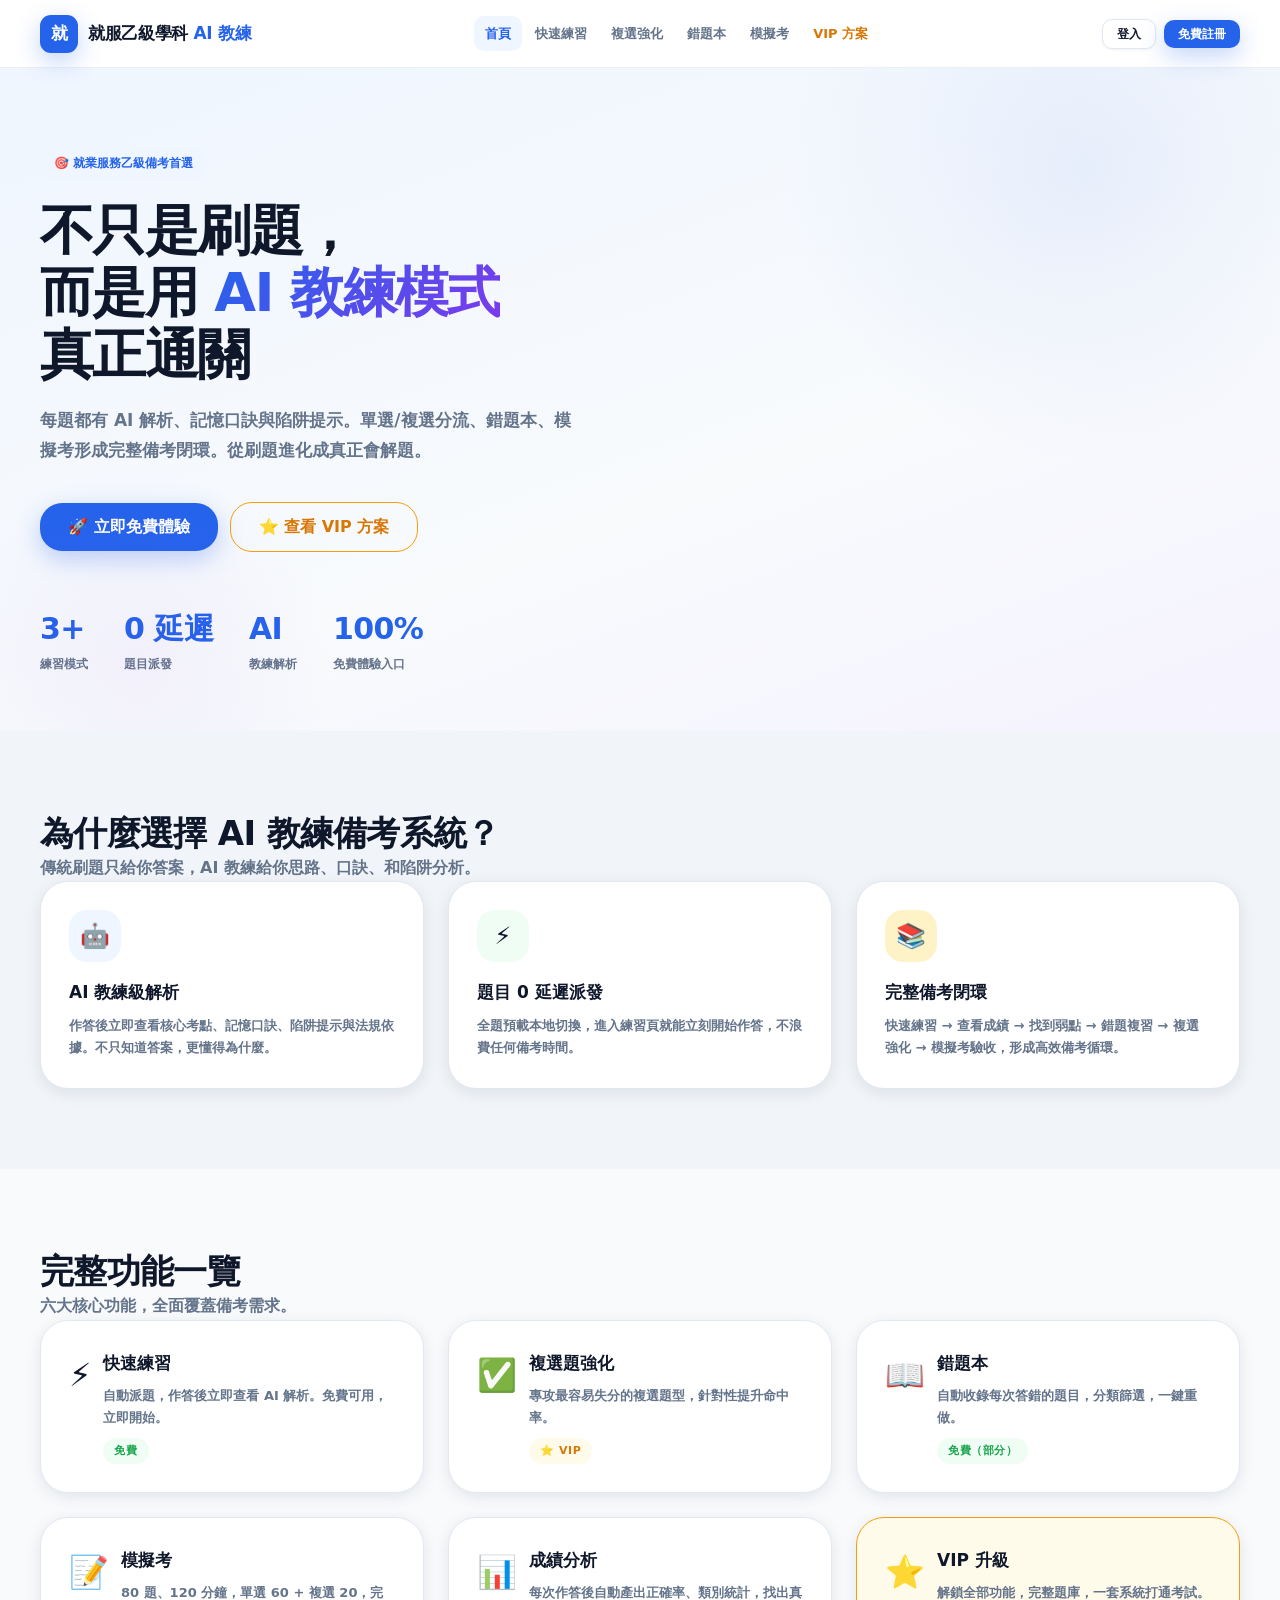
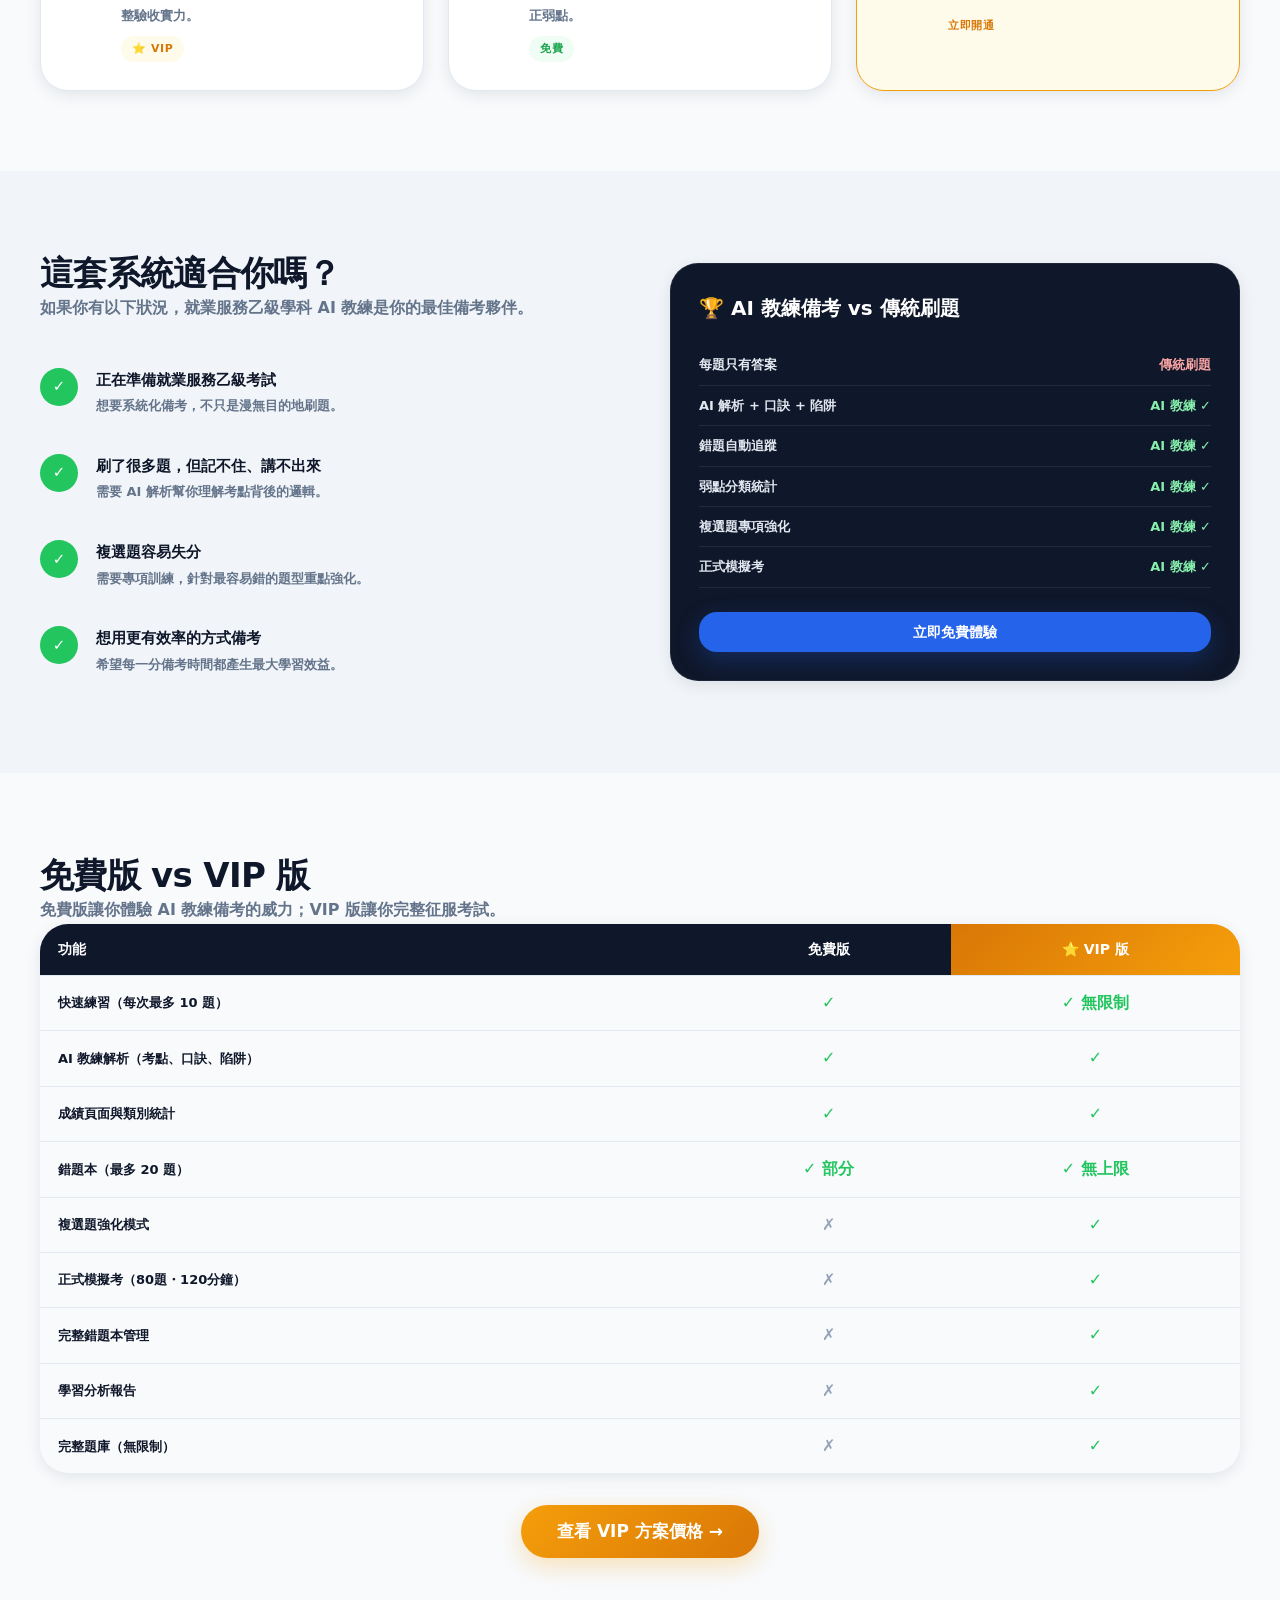
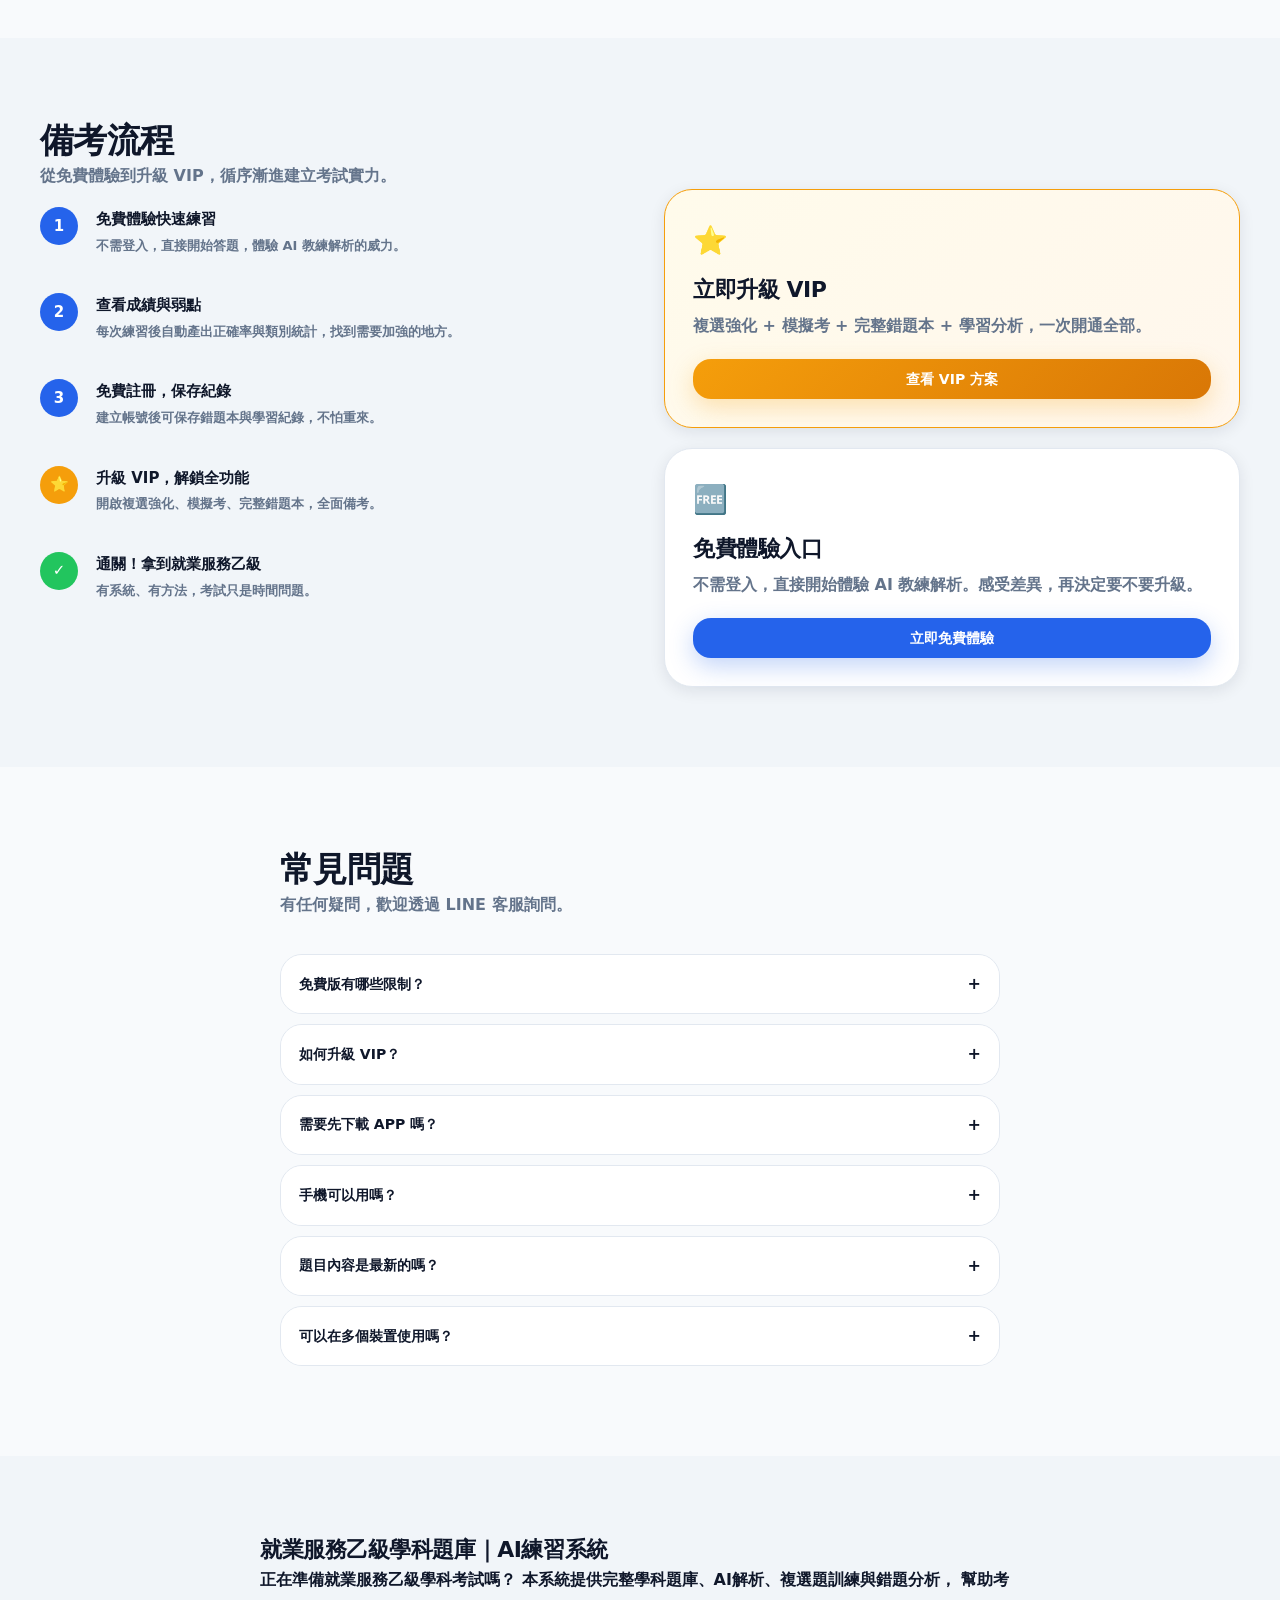
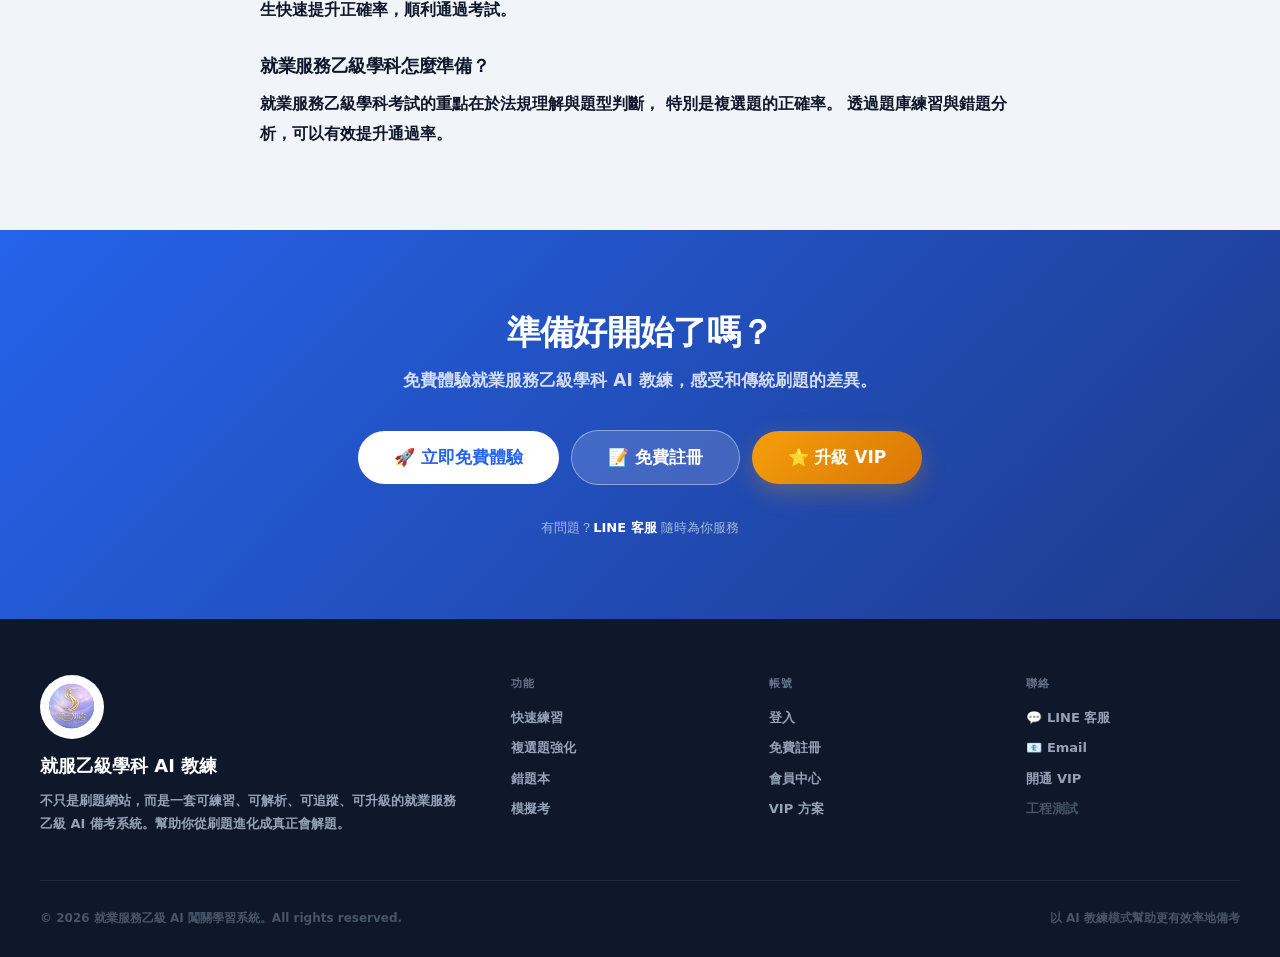
<file: docs/index.html>
<!DOCTYPE html>
<html lang="zh-Hant">
<head>
  <meta charset="utf-8">
  <meta name="viewport" content="width=device-width,initial-scale=1">
  <title>就業服務乙級 AI 闖關學習系統｜AI 教練陪跑・高效通關</title>
  <meta name="description" content="就業服務乙級學科 AI 闖關學習系統。AI 教練解析、複選題強化、錯題追蹤、模擬考，從刷題進化成真正會解題。免費體驗，VIP 解鎖完整題庫。">
  <meta name="keywords" content="就業服務乙級,就業服務乙級考試,就業服務乙級題庫,就業服務乙級學科,就業服務乙級模擬考,就業服務乙級複選題,就業服務乙級練習題,就業服務乙級備考,就業服務法,職業訓練法,勞動基準法,乙級技術士,技術士考試,就服乙級,就業服務乙級AI教練">
  <meta name="robots" content="index, follow">
  <link rel="canonical" href="https://ccazhu-coder.github.io/simple-game/">
  <meta property="og:type" content="website">
  <meta property="og:title" content="就業服務乙級 AI 闖關學習系統｜AI 教練陪跑・高效通關">
  <meta property="og:description" content="就業服務乙級學科 AI 闖關學習系統。AI 教練解析、複選題強化、錯題追蹤、模擬考，從刷題進化成真正會解題。">
  <meta property="og:url" content="https://ccazhu-coder.github.io/simple-game/">
  <meta property="og:image" content="https://ccazhu-coder.github.io/simple-game/assets/img/logo-zhiji-zhitu.jpg">
  <meta name="twitter:card" content="summary">
  <meta name="twitter:title" content="就業服務乙級 AI 闖關學習系統｜AI 教練陪跑・高效通關">
  <meta name="twitter:description" content="AI 教練解析、複選題強化、錯題追蹤、模擬考，高效備考就業服務乙級學科考試。">
  <meta name="twitter:image" content="https://ccazhu-coder.github.io/simple-game/assets/img/logo-zhiji-zhitu.jpg">
  <link rel="stylesheet" href="assets/css/style.css">
</head>
<body>
<div id="app-header"></div>
<main>

<!-- ── Hero ──────────────────────────────────────────────── -->
<section class="hero">
  <div class="container">
    <div>
      <div>
        <div class="hero-eyebrow">🎯 就業服務乙級備考首選</div>
        <h1 class="hero-title">
          不只是刷題，<br>而是用 <span class="text-gradient">AI 教練模式</span><br>真正通關
        </h1>
        <p class="hero-sub">每題都有 AI 解析、記憶口訣與陷阱提示。單選/複選分流、錯題本、模擬考形成完整備考閉環。從刷題進化成真正會解題。</p>
        <div class="hero-actions">
          <a href="quiz.html" class="btn btn-primary btn-lg">🚀 立即免費體驗</a>
          <a href="pricing.html" class="btn btn-outline-vip btn-lg">⭐ 查看 VIP 方案</a>
        </div>
        <div class="hero-stats">
          <div><div class="hero-stat-val">3+</div><div class="hero-stat-lbl">練習模式</div></div>
          <div><div class="hero-stat-val">0 延遲</div><div class="hero-stat-lbl">題目派發</div></div>
          <div><div class="hero-stat-val">AI</div><div class="hero-stat-lbl">教練解析</div></div>
          <div><div class="hero-stat-val">100%</div><div class="hero-stat-lbl">免費體驗入口</div></div>
        </div>
      </div>
    </div>
  </div>
</section>

<!-- ── Core Value Props ───────────────────────────────────── -->
<section class="section section-light">
  <div class="container">
    <h2 class="section-title">為什麼選擇 AI 教練備考系統？</h2>
    <p class="section-sub">傳統刷題只給你答案，AI 教練給你思路、口訣、和陷阱分析。</p>
    <div class="grid-3">
      <div class="card card-hover">
        <div class="feature-icon" style="background:#EFF6FF">🤖</div>
        <div class="feature-title">AI 教練級解析</div>
        <div class="feature-desc">作答後立即查看核心考點、記憶口訣、陷阱提示與法規依據。不只知道答案，更懂得為什麼。</div>
      </div>
      <div class="card card-hover">
        <div class="feature-icon" style="background:#F0FDF4">⚡</div>
        <div class="feature-title">題目 0 延遲派發</div>
        <div class="feature-desc">全題預載本地切換，進入練習頁就能立刻開始作答，不浪費任何備考時間。</div>
      </div>
      <div class="card card-hover">
        <div class="feature-icon" style="background:#FEF3C7">📚</div>
        <div class="feature-title">完整備考閉環</div>
        <div class="feature-desc">快速練習 → 查看成績 → 找到弱點 → 錯題複習 → 複選強化 → 模擬考驗收，形成高效備考循環。</div>
      </div>
    </div>
  </div>
</section>

<!-- ── Feature Grid ───────────────────────────────────────── -->
<section class="section">
  <div class="container">
    <h2 class="section-title">完整功能一覽</h2>
    <p class="section-sub">六大核心功能，全面覆蓋備考需求。</p>
    <div class="grid-3">
      <a href="quiz.html" class="card card-hover" style="display:block">
        <div class="flex gap-12 items-start">
          <div style="font-size:32px">⚡</div>
          <div>
            <div class="feature-title">快速練習</div>
            <div class="feature-desc">自動派題，作答後立即查看 AI 解析。免費可用，立即開始。</div>
            <div class="badge badge-green mt-8">免費</div>
          </div>
        </div>
      </a>
      <a href="multi-select.html" class="card card-hover" style="display:block">
        <div class="flex gap-12 items-start">
          <div style="font-size:32px">✅</div>
          <div>
            <div class="feature-title">複選題強化</div>
            <div class="feature-desc">專攻最容易失分的複選題型，針對性提升命中率。</div>
            <div class="badge badge-vip mt-8">⭐ VIP</div>
          </div>
        </div>
      </a>
      <a href="wrong-questions.html" class="card card-hover" style="display:block">
        <div class="flex gap-12 items-start">
          <div style="font-size:32px">📖</div>
          <div>
            <div class="feature-title">錯題本</div>
            <div class="feature-desc">自動收錄每次答錯的題目，分類篩選，一鍵重做。</div>
            <div class="badge badge-green mt-8">免費（部分）</div>
          </div>
        </div>
      </a>
      <a href="mock-exam.html" class="card card-hover" style="display:block">
        <div class="flex gap-12 items-start">
          <div style="font-size:32px">📝</div>
          <div>
            <div class="feature-title">模擬考</div>
            <div class="feature-desc">80 題、120 分鐘，單選 60 + 複選 20，完整驗收實力。</div>
            <div class="badge badge-vip mt-8">⭐ VIP</div>
          </div>
        </div>
      </a>
      <a href="result.html" class="card card-hover" style="display:block">
        <div class="flex gap-12 items-start">
          <div style="font-size:32px">📊</div>
          <div>
            <div class="feature-title">成績分析</div>
            <div class="feature-desc">每次作答後自動產出正確率、類別統計，找出真正弱點。</div>
            <div class="badge badge-green mt-8">免費</div>
          </div>
        </div>
      </a>
      <a href="pricing.html" class="card card-hover" style="background:var(--vip-light);border-color:var(--vip);display:block">
        <div class="flex gap-12 items-start">
          <div style="font-size:32px">⭐</div>
          <div>
            <div class="feature-title">VIP 升級</div>
            <div class="feature-desc">解鎖全部功能，完整題庫，一套系統打通考試。</div>
            <div class="badge badge-vip mt-8">立即開通</div>
          </div>
        </div>
      </a>
    </div>
  </div>
</section>

<!-- ── Who Is It For ──────────────────────────────────────── -->
<section class="section section-light">
  <div class="container">
    <div class="grid-2" style="gap:60px;align-items:center">
      <div>
        <h2>這套系統適合你嗎？</h2>
        <p style="margin-bottom:28px">如果你有以下狀況，就業服務乙級學科 AI 教練是你的最佳備考夥伴。</p>
        <div class="steps">
          <div class="step"><div class="step-num" style="background:var(--success)">✓</div><div><div class="step-title">正在準備就業服務乙級考試</div><div class="step-desc">想要系統化備考，不只是漫無目的地刷題。</div></div></div>
          <div class="step"><div class="step-num" style="background:var(--success)">✓</div><div><div class="step-title">刷了很多題，但記不住、講不出來</div><div class="step-desc">需要 AI 解析幫你理解考點背後的邏輯。</div></div></div>
          <div class="step"><div class="step-num" style="background:var(--success)">✓</div><div><div class="step-title">複選題容易失分</div><div class="step-desc">需要專項訓練，針對最容易錯的題型重點強化。</div></div></div>
          <div class="step"><div class="step-num" style="background:var(--success)">✓</div><div><div class="step-title">想用更有效率的方式備考</div><div class="step-desc">希望每一分備考時間都產生最大學習效益。</div></div></div>
        </div>
      </div>
      <div>
        <div class="card card-dark">
          <div style="font-size:20px;font-weight:900;color:#fff;margin-bottom:20px">🏆 AI 教練備考 vs 傳統刷題</div>
          <div class="stat-row" style="color:#E2E8F0;border-color:rgba(255,255,255,.08)"><span>每題只有答案</span><span style="color:#FCA5A5">傳統刷題</span></div>
          <div class="stat-row" style="color:#E2E8F0;border-color:rgba(255,255,255,.08)"><span>AI 解析 + 口訣 + 陷阱</span><span style="color:#86EFAC">AI 教練 ✓</span></div>
          <div class="stat-row" style="color:#E2E8F0;border-color:rgba(255,255,255,.08)"><span>錯題自動追蹤</span><span style="color:#86EFAC">AI 教練 ✓</span></div>
          <div class="stat-row" style="color:#E2E8F0;border-color:rgba(255,255,255,.08)"><span>弱點分類統計</span><span style="color:#86EFAC">AI 教練 ✓</span></div>
          <div class="stat-row" style="color:#E2E8F0;border-color:rgba(255,255,255,.08)"><span>複選題專項強化</span><span style="color:#86EFAC">AI 教練 ✓</span></div>
          <div class="stat-row" style="color:#E2E8F0;border-color:rgba(255,255,255,.08)"><span>正式模擬考</span><span style="color:#86EFAC">AI 教練 ✓</span></div>
          <div style="margin-top:24px">
            <a href="quiz.html" class="btn btn-primary btn-block">立即免費體驗</a>
          </div>
        </div>
      </div>
    </div>
  </div>
</section>

<!-- ── Comparison Table ───────────────────────────────────── -->
<section class="section">
  <div class="container">
    <h2 class="section-title">免費版 vs VIP 版</h2>
    <p class="section-sub">免費版讓你體驗 AI 教練備考的威力；VIP 版讓你完整征服考試。</p>
    <div class="compare-wrap">
      <table class="compare-table">
        <thead>
          <tr>
            <th style="text-align:left">功能</th>
            <th>免費版</th>
            <th class="vip-col">⭐ VIP 版</th>
          </tr>
        </thead>
        <tbody>
          <tr><td>快速練習（每次最多 10 題）</td><td><span class="chk">✓</span></td><td><span class="chk">✓ 無限制</span></td></tr>
          <tr><td>AI 教練解析（考點、口訣、陷阱）</td><td><span class="chk">✓</span></td><td><span class="chk">✓</span></td></tr>
          <tr><td>成績頁面與類別統計</td><td><span class="chk">✓</span></td><td><span class="chk">✓</span></td></tr>
          <tr><td>錯題本（最多 20 題）</td><td><span class="chk">✓ 部分</span></td><td><span class="chk">✓ 無上限</span></td></tr>
          <tr><td>複選題強化模式</td><td><span class="crs">✗</span></td><td><span class="chk">✓</span></td></tr>
          <tr><td>正式模擬考（80題・120分鐘）</td><td><span class="crs">✗</span></td><td><span class="chk">✓</span></td></tr>
          <tr><td>完整錯題本管理</td><td><span class="crs">✗</span></td><td><span class="chk">✓</span></td></tr>
          <tr><td>學習分析報告</td><td><span class="crs">✗</span></td><td><span class="chk">✓</span></td></tr>
          <tr><td>完整題庫（無限制）</td><td><span class="crs">✗</span></td><td><span class="chk">✓</span></td></tr>
        </tbody>
      </table>
    </div>
    <div class="text-center mt-32">
      <a href="pricing.html" class="btn btn-vip btn-xl">查看 VIP 方案價格 →</a>
    </div>
  </div>
</section>

<!-- ── Learning Flow ──────────────────────────────────────── -->
<section class="section section-light">
  <div class="container">
    <h2 class="section-title">備考流程</h2>
    <p class="section-sub">從免費體驗到升級 VIP，循序漸進建立考試實力。</p>
    <div class="grid-2" style="gap:48px;align-items:start">
      <div class="steps">
        <div class="step"><div class="step-num">1</div><div><div class="step-title">免費體驗快速練習</div><div class="step-desc">不需登入，直接開始答題，體驗 AI 教練解析的威力。</div></div></div>
        <div class="step"><div class="step-num">2</div><div><div class="step-title">查看成績與弱點</div><div class="step-desc">每次練習後自動產出正確率與類別統計，找到需要加強的地方。</div></div></div>
        <div class="step"><div class="step-num">3</div><div><div class="step-title">免費註冊，保存紀錄</div><div class="step-desc">建立帳號後可保存錯題本與學習紀錄，不怕重來。</div></div></div>
        <div class="step"><div class="step-num" style="background:var(--vip)">⭐</div><div><div class="step-title">升級 VIP，解鎖全功能</div><div class="step-desc">開啟複選強化、模擬考、完整錯題本，全面備考。</div></div></div>
        <div class="step"><div class="step-num" style="background:var(--success)">✓</div><div><div class="step-title">通關！拿到就業服務乙級</div><div class="step-desc">有系統、有方法，考試只是時間問題。</div></div></div>
      </div>
      <div>
        <div class="card card-vip" style="margin-bottom:20px">
          <div style="font-size:28px;margin-bottom:12px">⭐</div>
          <h3 style="margin-bottom:8px">立即升級 VIP</h3>
          <p style="margin-bottom:20px">複選強化 + 模擬考 + 完整錯題本 + 學習分析，一次開通全部。</p>
          <a href="pricing.html" class="btn btn-vip btn-block">查看 VIP 方案</a>
        </div>
        <div class="card">
          <div style="font-size:28px;margin-bottom:12px">🆓</div>
          <h3 style="margin-bottom:8px">免費體驗入口</h3>
          <p style="margin-bottom:20px">不需登入，直接開始體驗 AI 教練解析。感受差異，再決定要不要升級。</p>
          <a href="quiz.html" class="btn btn-primary btn-block">立即免費體驗</a>
        </div>
      </div>
    </div>
  </div>
</section>

<!-- ── FAQ ───────────────────────────────────────────────── -->
<section class="section">
  <div class="container" style="max-width:720px">
    <h2 class="section-title">常見問題</h2>
    <p class="section-sub" style="margin-bottom:36px">有任何疑問，歡迎透過 LINE 客服詢問。</p>
    <div class="faq-item"><div class="faq-q" onclick="this.classList.toggle('open');this.nextElementSibling.classList.toggle('open')">免費版有哪些限制？<span class="faq-icon">+</span></div><div class="faq-a">免費版每次快速練習最多 10 題，可查看 AI 解析與成績。錯題本最多保存 20 題。複選題強化、模擬考功能需要 VIP。</div></div>
    <div class="faq-item"><div class="faq-q" onclick="this.classList.toggle('open');this.nextElementSibling.classList.toggle('open')">如何升級 VIP？<span class="faq-icon">+</span></div><div class="faq-a">VIP 採人工開通，請聯絡 LINE 客服或發送 Email 詢問。開通後我們會在後端將您的帳號升級為 VIP，即可解鎖全部功能。</div></div>
    <div class="faq-item"><div class="faq-q" onclick="this.classList.toggle('open');this.nextElementSibling.classList.toggle('open')">需要先下載 APP 嗎？<span class="faq-icon">+</span></div><div class="faq-a">不需要！這是純網頁系統，可在任何裝置的瀏覽器直接使用，不需要安裝任何 APP。</div></div>
    <div class="faq-item"><div class="faq-q" onclick="this.classList.toggle('open');this.nextElementSibling.classList.toggle('open')">手機可以用嗎？<span class="faq-icon">+</span></div><div class="faq-a">完全可以！系統採手機版優先設計，在手機上也能流暢答題、查看解析。</div></div>
    <div class="faq-item"><div class="faq-q" onclick="this.classList.toggle('open');this.nextElementSibling.classList.toggle('open')">題目內容是最新的嗎？<span class="faq-icon">+</span></div><div class="faq-a">題庫持續更新，涵蓋就業服務法、職業訓練法、勞動基準法等核心考科。如發現題目有誤，請透過 LINE 客服回報。</div></div>
    <div class="faq-item"><div class="faq-q" onclick="this.classList.toggle('open');this.nextElementSibling.classList.toggle('open')">可以在多個裝置使用嗎？<span class="faq-icon">+</span></div><div class="faq-a">可以。只要使用同一帳號登入，在不同裝置上都能使用。學習紀錄會同步儲存。</div></div>
  </div>
</section>

<!-- ── SEO Content ────────────────────────────────────────── -->
<section class="section section-light">
  <div class="container" style="max-width:760px">
    <h1 class="section-title" style="font-size:22px">就業服務乙級學科題庫｜AI練習系統</h1>
    <p style="color:var(--text-2);line-height:1.9;margin-bottom:28px">
      正在準備就業服務乙級學科考試嗎？
      本系統提供完整學科題庫、AI解析、複選題訓練與錯題分析，
      幫助考生快速提升正確率，順利通過考試。
    </p>
    <h2 style="font-size:18px;font-weight:900;margin-bottom:12px">就業服務乙級學科怎麼準備？</h2>
    <p style="color:var(--text-2);line-height:1.9">
      就業服務乙級學科考試的重點在於法規理解與題型判斷，
      特別是複選題的正確率。
      透過題庫練習與錯題分析，可以有效提升通過率。
    </p>
  </div>
</section>

<!-- ── Final CTA ──────────────────────────────────────────── -->
<section class="section section-primary">
  <div class="container text-center">
    <h2 style="color:#fff;margin-bottom:12px">準備好開始了嗎？</h2>
    <p style="color:rgba(255,255,255,.8);margin-bottom:36px;font-size:17px">免費體驗就業服務乙級學科 AI 教練，感受和傳統刷題的差異。</p>
    <div class="hero-actions" style="justify-content:center">
      <a href="quiz.html"    class="btn btn-xl" style="background:#fff;color:var(--primary)">🚀 立即免費體驗</a>
      <a href="register.html" class="btn btn-xl" style="background:rgba(255,255,255,.15);color:#fff;border:1.5px solid rgba(255,255,255,.4)">📝 免費註冊</a>
      <a href="pricing.html" class="btn btn-vip btn-xl">⭐ 升級 VIP</a>
    </div>
    <div style="margin-top:32px;color:rgba(255,255,255,.6);font-size:13px">
      有問題？<a href="https://lin.ee/qZt97JY" target="_blank" style="color:#fff;font-weight:700">LINE 客服</a> 隨時為你服務
    </div>
  </div>
</section>

</main>
<div id="app-footer"></div>
<script src="assets/js/config.js"></script>
<script src="assets/js/app.js?v=2"></script>
<script src="assets/js/auth.js?v=2"></script>
</body>
</html>
</file>
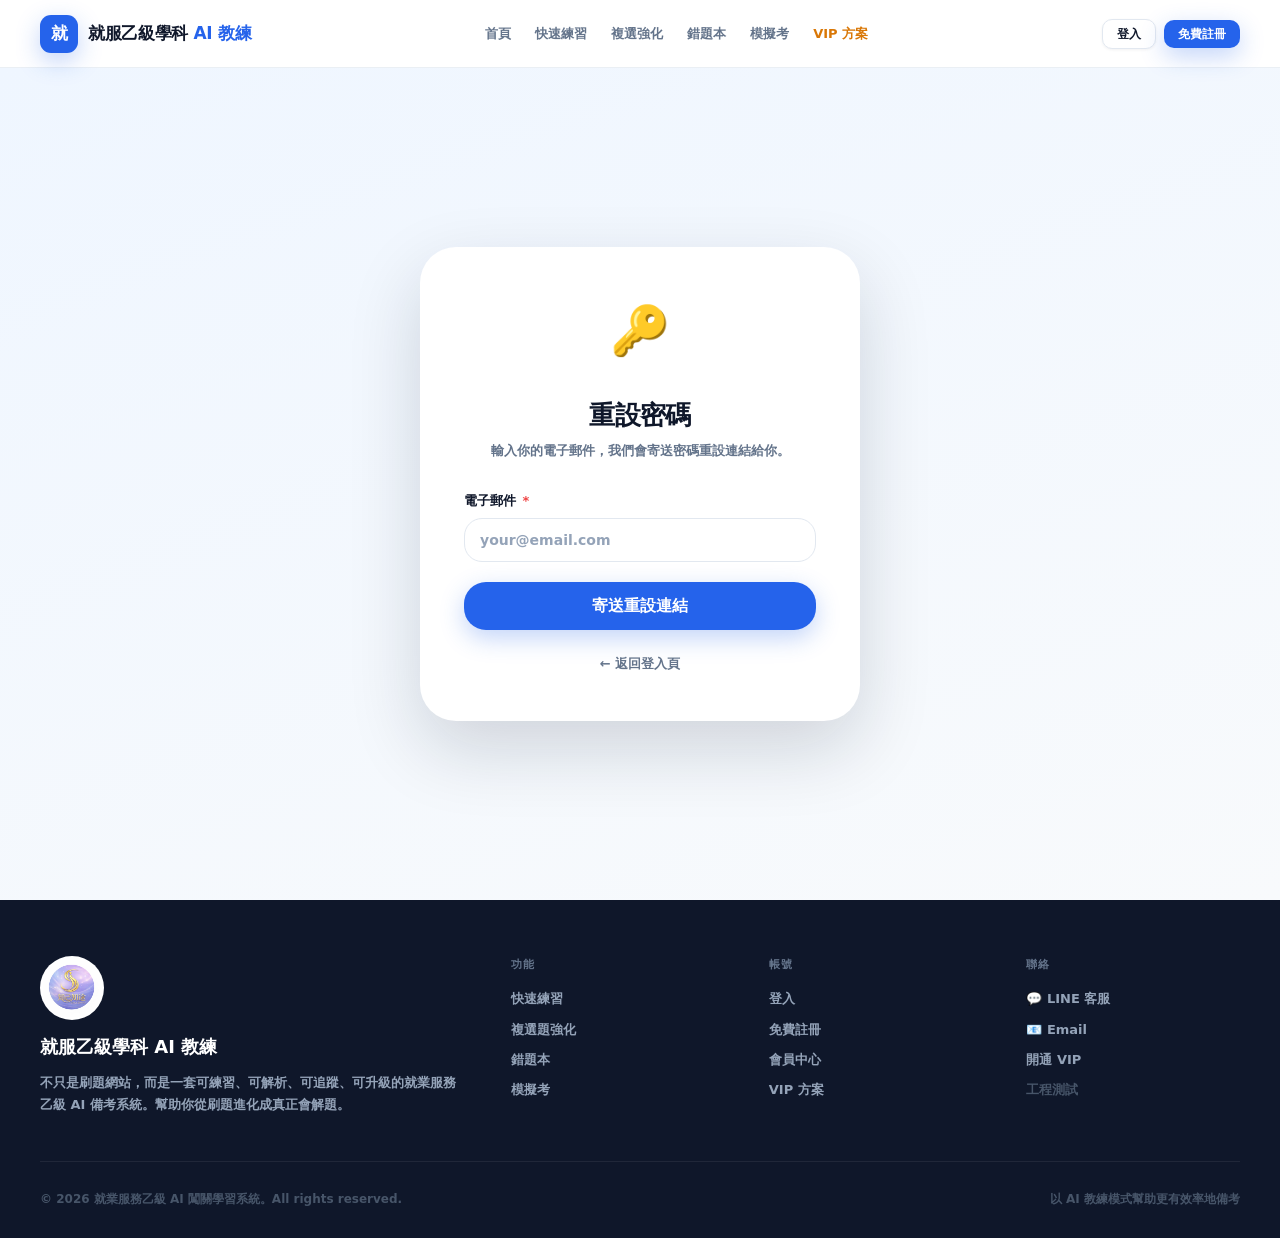
<file: docs/forgot-password.html>
<!DOCTYPE html>
<html lang="zh-Hant">
<head>
  <meta charset="utf-8">
  <meta name="viewport" content="width=device-width,initial-scale=1">
  <title>忘記密碼｜就業服務乙級 AI 闖關學習系統</title>
  <link rel="stylesheet" href="assets/css/style.css">
</head>
<body>
<div id="app-header"></div>
<main class="auth-page">
  <div class="auth-card">
    <div class="auth-logo-wrap">
      <div style="font-size:48px;margin-bottom:8px">🔑</div>
    </div>
    <h1 class="auth-title">重設密碼</h1>
    <p class="auth-sub">輸入你的電子郵件，我們會寄送密碼重設連結給你。</p>

    <div id="fp-success" class="notice-box success mb-16" style="display:none">
      ✅ 重設連結已寄出！請檢查你的信箱（包含垃圾郵件資料夾）。
    </div>
    <div id="fp-error" class="notice-box danger mb-16" style="display:none"></div>

    <form id="fp-form" onsubmit="FPPage.submit(event)">
      <div class="form-group">
        <label class="form-label">電子郵件 <span class="req">*</span></label>
        <input type="email" id="fp-email" class="form-control" placeholder="your@email.com" required autocomplete="email">
      </div>
      <button type="submit" class="btn btn-primary btn-block btn-lg" id="fp-btn">寄送重設連結</button>
    </form>

    <div style="margin-top:20px;text-align:center">
      <a href="login.html" style="font-size:13px;color:var(--muted);font-weight:700">← 返回登入頁</a>
    </div>
  </div>
</main>
<div id="app-footer"></div>

<script src="assets/js/config.js"></script>
<script src="assets/js/app.js?v=2"></script>
<script src="assets/js/auth.js?v=2"></script>
<script>
window.FPPage = {
  submit: function(e) {
    e.preventDefault();
    var email = document.getElementById('fp-email').value.trim();
    var btn   = document.getElementById('fp-btn');
    var errEl = document.getElementById('fp-error');
    var okEl  = document.getElementById('fp-success');
    errEl.style.display = 'none';
    btn.disabled = true; btn.textContent = '寄送中…';

    Auth.forgotPassword(email).then(function(r) {
      if (r.ok) {
        okEl.style.display  = 'block';
        document.getElementById('fp-form').style.display = 'none';
      } else {
        errEl.textContent = r.message || '寄送失敗，請稍後再試';
        errEl.style.display = 'block';
        btn.disabled = false; btn.textContent = '寄送重設連結';
      }
    });
  }
};
</script>
</body>
</html>
</file>
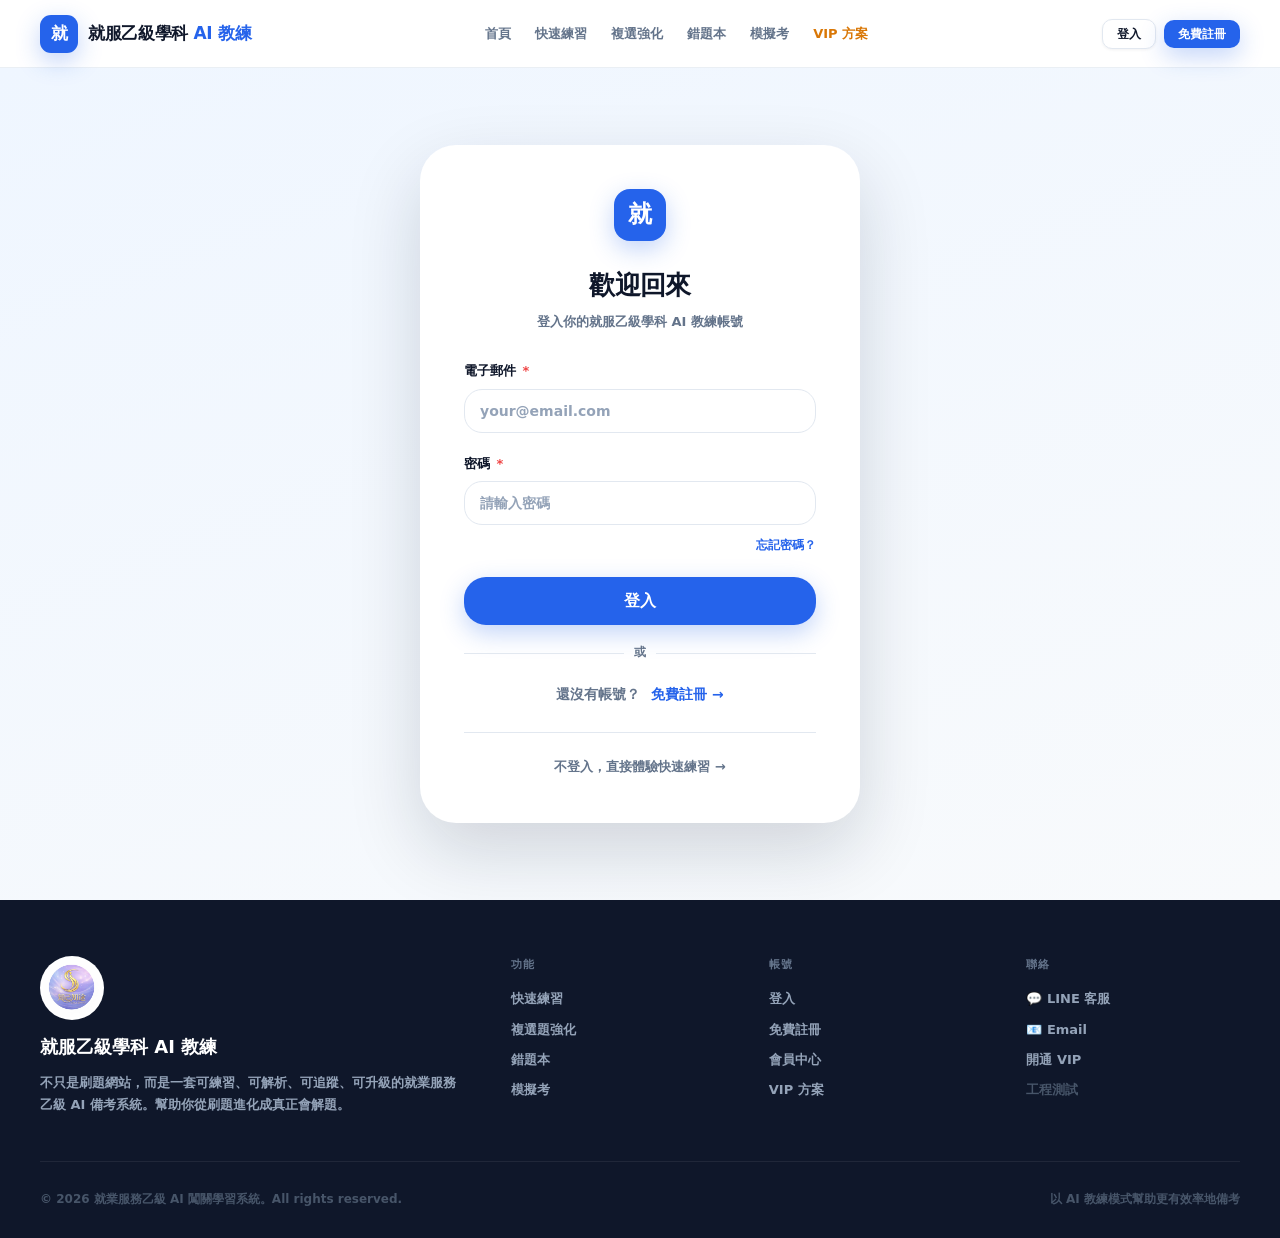
<file: docs/login.html>
<!DOCTYPE html>
<html lang="zh-Hant">
<head>
  <meta charset="utf-8">
  <meta name="viewport" content="width=device-width,initial-scale=1">
  <title>登入｜就業服務乙級 AI 闖關學習系統</title>
  <meta name="description" content="登入就業服務乙級學科 AI 闖關學習系統，繼續你的備考旅程。AI 教練解析、複選題強化、錯題追蹤、模擬考一應俱全。">
  <meta name="keywords" content="就業服務乙級,就業服務乙級考試,就業服務乙級學科,就業服務乙級題庫,就業服務法,乙級技術士,就服乙級">
  <meta name="robots" content="index, follow">
  <link rel="canonical" href="https://ccazhu-coder.github.io/simple-game/login.html">
  <meta property="og:type" content="website">
  <meta property="og:title" content="登入｜就業服務乙級 AI 闖關學習系統">
  <meta property="og:description" content="登入就業服務乙級學科 AI 闖關學習系統，繼續你的備考旅程。">
  <meta property="og:url" content="https://ccazhu-coder.github.io/simple-game/login.html">
  <meta property="og:image" content="https://ccazhu-coder.github.io/simple-game/assets/img/logo-zhiji-zhitu.jpg">
  <meta name="twitter:card" content="summary">
  <meta name="twitter:title" content="登入｜就業服務乙級 AI 闖關學習系統">
  <meta name="twitter:description" content="登入就業服務乙級學科 AI 闖關學習系統，繼續你的備考旅程。">
  <meta name="twitter:image" content="https://ccazhu-coder.github.io/simple-game/assets/img/logo-zhiji-zhitu.jpg">
  <link rel="stylesheet" href="assets/css/style.css">
</head>
<body>
<div id="app-header"></div>
<main class="auth-page">
  <div class="auth-card">
    <div class="auth-logo-wrap">
      <div class="nav-brand-badge" style="margin:0 auto 12px;width:52px;height:52px;border-radius:16px;font-size:24px">就</div>
    </div>
    <h1 class="auth-title">歡迎回來</h1>
    <p class="auth-sub">登入你的就服乙級學科 AI 教練帳號</p>

    <div id="login-error" class="notice-box danger mb-16" style="display:none"></div>
    <div id="login-local-notice" class="notice-box warning mb-16" style="display:none">
      ⚠️ 目前為 Demo 模式，登入資料僅儲存於本機。
    </div>

    <form id="login-form" onsubmit="LoginPage.submit(event)">
      <div class="form-group">
        <label class="form-label">電子郵件 <span class="req">*</span></label>
        <input type="email" id="login-email" class="form-control" placeholder="your@email.com" required autocomplete="email">
      </div>
      <div class="form-group">
        <label class="form-label">密碼 <span class="req">*</span></label>
        <input type="password" id="login-password" class="form-control" placeholder="請輸入密碼" required autocomplete="current-password">
        <div style="text-align:right;margin-top:6px">
          <a href="forgot-password.html" style="font-size:12px;color:var(--primary);font-weight:700">忘記密碼？</a>
        </div>
      </div>
      <button type="submit" class="btn btn-primary btn-block btn-lg" id="login-btn">登入</button>
    </form>

    <div class="auth-divider">或</div>

    <div style="text-align:center">
      <span style="font-size:14px;color:var(--muted);font-weight:600">還沒有帳號？</span>
      <a href="register.html" style="font-size:14px;font-weight:800;color:var(--primary);margin-left:6px">免費註冊 →</a>
    </div>

    <div style="margin-top:24px;padding-top:20px;border-top:1px solid var(--border);text-align:center">
      <a href="quiz.html" style="font-size:13px;color:var(--muted);font-weight:600">不登入，直接體驗快速練習 →</a>
    </div>
  </div>
</main>
<div id="app-footer"></div>

<script src="assets/js/config.js"></script>
<script src="assets/js/app.js?v=2"></script>
<script src="assets/js/auth.js?v=2"></script>
<script>
window.LoginPage = {
  submit: function(e) {
    e.preventDefault();
    var email    = document.getElementById('login-email').value.trim();
    var password = document.getElementById('login-password').value;
    var btn      = document.getElementById('login-btn');
    var errEl    = document.getElementById('login-error');

    if (!email || !password) { errEl.textContent='請填寫所有欄位'; errEl.style.display='block'; return; }

    btn.disabled = true; btn.textContent = '登入中…';
    errEl.style.display = 'none';

    Auth.login(email, password).then(function(r) {
      if (r.ok) {
        if (r.isLocal) document.getElementById('login-local-notice').style.display='block';
        Toast.success('登入成功！歡迎回來，' + (r.user.name || email));
        var redirect = Store.get('_after_login') || 'member-center.html';
        Store.del('_after_login');
        setTimeout(function(){ location.href = redirect; }, 800);
      } else {
        errEl.textContent = r.message || '帳號或密碼錯誤';
        errEl.style.display = 'block';
        btn.disabled = false; btn.textContent = '登入';
      }
    });
  }
};

document.addEventListener('DOMContentLoaded', function(){
  Auth.redirectIfLoggedIn('member-center.html');
});
</script>
</body>
</html>
</file>
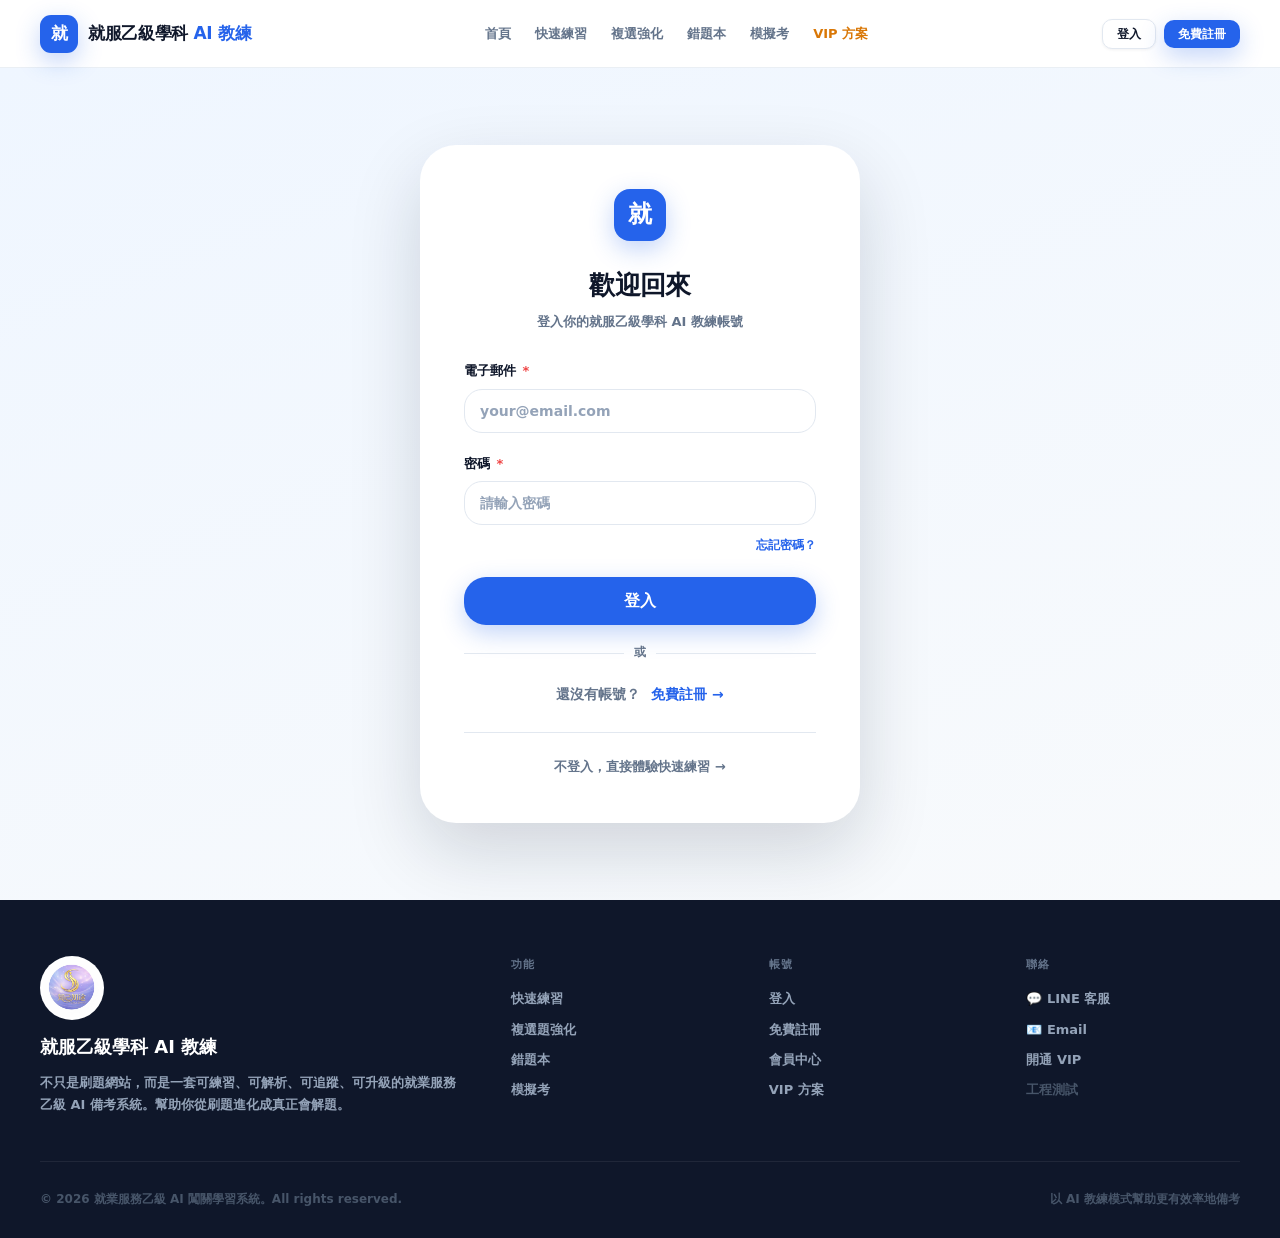
<file: docs/member-center.html>
<!DOCTYPE html>
<html lang="zh-Hant">
<head>
  <meta charset="utf-8">
  <meta name="viewport" content="width=device-width,initial-scale=1">
  <title>會員中心｜就業服務乙級 AI 闖關學習系統</title>
  <link rel="stylesheet" href="assets/css/style.css">
</head>
<body>
<div id="app-header"></div>
<main>

  <!-- Member hero -->
  <div class="member-hero">
    <div class="container" id="mc-profile">
      <div class="member-avatar">?</div>
      <h2 style="color:#fff">載入中…</h2>
    </div>
  </div>

  <section class="section-xs">
    <div class="container">

      <!-- Tabs -->
      <div class="member-tabs">
        <div class="member-tab active" data-tab="overview" onclick="MCTab.show('overview')">總覽</div>
        <div class="member-tab" data-tab="history"  onclick="MCTab.show('history')">練習紀錄</div>
        <div class="member-tab" data-tab="vip"      onclick="MCTab.show('vip')">方案狀態</div>
        <div class="member-tab" data-tab="security" onclick="MCTab.show('security')">帳號安全</div>
      </div>

      <!-- Tab: Overview -->
      <div class="member-tab-content active" id="mc-tab-overview">
        <div id="mc-stats" class="mb-28">
          <div class="grid-4 gap-16">
            <div class="card-sm text-center" style="background:#fff">
              <div class="spinner" style="margin:0 auto 8px;width:24px;height:24px;border-width:3px"></div>
              <div style="font-size:12px;color:var(--muted)">載入中</div>
            </div>
          </div>
        </div>
        <!-- Quick actions -->
        <h3 class="mb-16">快速入口</h3>
        <div class="grid-3 gap-16">
          <a href="quiz.html" class="card card-hover" style="display:block;text-decoration:none">
            <div style="font-size:28px;margin-bottom:10px">⚡</div>
            <div style="font-weight:900;font-size:15px;margin-bottom:4px">快速練習</div>
            <div style="font-size:13px;color:var(--muted)">立即開始答題</div>
          </a>
          <a href="wrong-questions.html" class="card card-hover" style="display:block;text-decoration:none">
            <div style="font-size:28px;margin-bottom:10px">📖</div>
            <div style="font-weight:900;font-size:15px;margin-bottom:4px">錯題本</div>
            <div style="font-size:13px;color:var(--muted)">複習錯題，補強弱點</div>
          </a>
          <a href="multi-select.html" class="card card-hover" style="display:block;text-decoration:none">
            <div style="font-size:28px;margin-bottom:10px">✅</div>
            <div style="font-weight:900;font-size:15px;margin-bottom:4px">複選強化</div>
            <div style="font-size:13px;color:var(--muted)">針對複選題專項訓練</div>
          </a>
          <a href="mock-exam.html" class="card card-hover" style="display:block;text-decoration:none">
            <div style="font-size:28px;margin-bottom:10px">📝</div>
            <div style="font-weight:900;font-size:15px;margin-bottom:4px">模擬考</div>
            <div style="font-size:13px;color:var(--muted)">80題完整驗收</div>
          </a>
          <a href="result.html" class="card card-hover" style="display:block;text-decoration:none">
            <div style="font-size:28px;margin-bottom:10px">📊</div>
            <div style="font-weight:900;font-size:15px;margin-bottom:4px">最近成績</div>
            <div style="font-size:13px;color:var(--muted)">查看上次練習結果</div>
          </a>
          <div id="mc-vip-quick-card">
            <!-- Rendered by member-center.js based on VIP status -->
          </div>
        </div>
      </div>

      <!-- Tab: History -->
      <div class="member-tab-content" id="mc-tab-history">
        <h3 class="mb-16">練習紀錄（最近 20 次）</h3>
        <div id="mc-history">
          <div style="text-align:center;padding:48px 0;color:var(--muted)">
            <div class="spinner" style="margin:0 auto 12px"></div>載入中…
          </div>
        </div>
      </div>

      <!-- Tab: VIP -->
      <div class="member-tab-content" id="mc-tab-vip">
        <h3 class="mb-16">方案狀態</h3>
        <div id="mc-vip">
          <div style="text-align:center;padding:48px 0;color:var(--muted)">
            <div class="spinner" style="margin:0 auto 12px"></div>載入中…
          </div>
        </div>
      </div>

      <!-- Tab: Security -->
      <div class="member-tab-content" id="mc-tab-security">
        <h3 class="mb-16">修改密碼</h3>
        <div class="card" style="max-width:480px">
          <div id="pw-error"   class="notice-box danger  mb-16" style="display:none"></div>
          <div id="pw-success" class="notice-box success mb-16" style="display:none"></div>
          <div class="form-group">
            <label class="form-label">目前密碼 <span class="req">*</span></label>
            <input type="password" id="pw-current" class="form-control"
                   placeholder="請輸入目前密碼" autocomplete="current-password">
          </div>
          <div class="form-group">
            <label class="form-label">新密碼 <span class="req">*</span></label>
            <input type="password" id="pw-new" class="form-control"
                   placeholder="至少 6 碼" autocomplete="new-password">
          </div>
          <div class="form-group">
            <label class="form-label">確認新密碼 <span class="req">*</span></label>
            <input type="password" id="pw-confirm" class="form-control"
                   placeholder="再輸入一次新密碼" autocomplete="new-password">
          </div>
          <div class="flex gap-12" style="margin-top:8px">
            <button class="btn btn-primary"   id="pw-submit-btn" onclick="MCPw.submit()">確認修改密碼</button>
            <button class="btn btn-secondary" id="pw-reset-btn"  onclick="MCPw.reset()">清空</button>
          </div>
        </div>
        <div class="notice-box info mt-16" style="max-width:480px;font-size:13px">
          💡 修改密碼後將自動登出，請以新密碼重新登入。
        </div>
      </div>

    </div>
  </section>

</main>
<div id="app-footer"></div>

<script src="assets/js/config.js"></script>
<script src="assets/js/app.js?v=2"></script>
<script src="assets/js/auth.js?v=2"></script>
<script src="assets/js/member-center.js"></script>
</body>
</html>
</file>
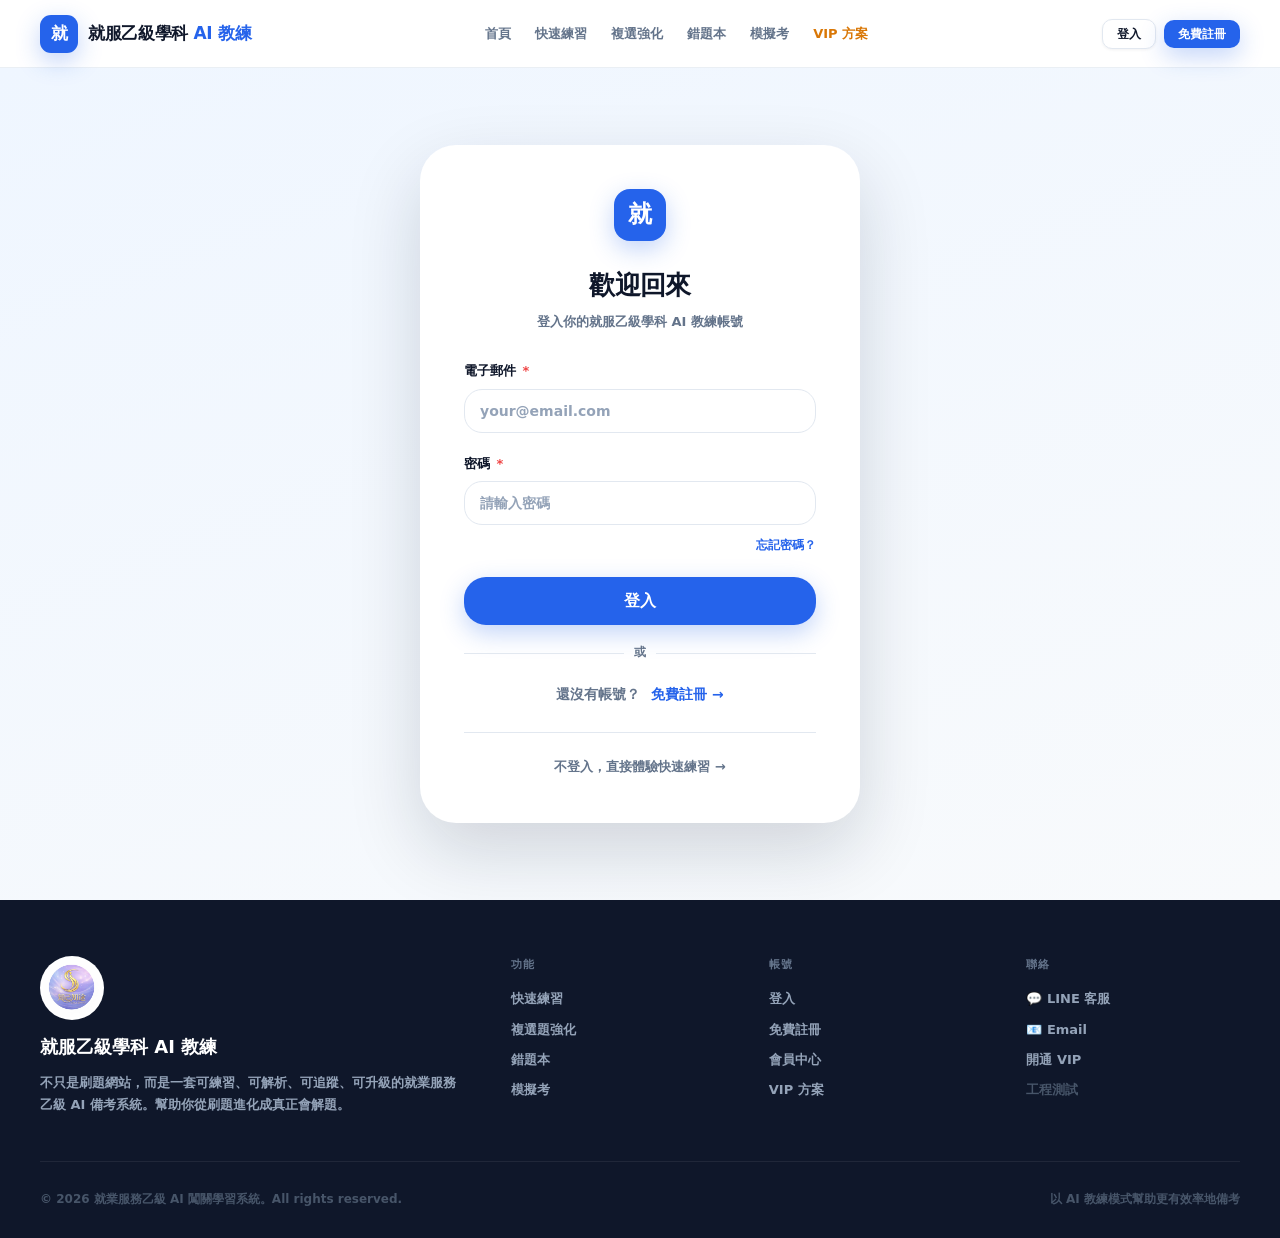
<file: docs/mock-exam.html>
<!DOCTYPE html>
<html lang="zh-Hant">
<head>
  <meta charset="utf-8">
  <meta name="viewport" content="width=device-width,initial-scale=1">
  <title>模擬考｜就業服務乙級 AI 闖關學習系統</title>
  <meta name="description" content="就業服務乙級學科模擬考，80 題 120 分鐘完全模擬真實考試環境。單選 60 題＋複選 20 題，即時分析成績與弱點，考前最強驗收工具。">
  <meta name="keywords" content="就業服務乙級模擬考,就業服務乙級考試,就業服務乙級,就業服務乙級題庫,就業服務乙級學科,就業服務法,職業訓練法,勞動基準法,乙級技術士,技術士考試,就服乙級模擬考">
  <meta name="robots" content="index, follow">
  <link rel="canonical" href="https://ccazhu-coder.github.io/simple-game/mock-exam.html">
  <meta property="og:type" content="website">
  <meta property="og:title" content="模擬考｜就業服務乙級 AI 闖關學習系統">
  <meta property="og:description" content="就業服務乙級學科模擬考，80 題 120 分鐘，完全模擬真實考試環境，即時分析成績與弱點。">
  <meta property="og:url" content="https://ccazhu-coder.github.io/simple-game/mock-exam.html">
  <meta property="og:image" content="https://ccazhu-coder.github.io/simple-game/assets/img/logo-zhiji-zhitu.jpg">
  <meta name="twitter:card" content="summary">
  <meta name="twitter:title" content="模擬考｜就業服務乙級 AI 闖關學習系統">
  <meta name="twitter:description" content="就業服務乙級學科模擬考，80 題 120 分鐘，完全模擬真實考試環境。">
  <meta name="twitter:image" content="https://ccazhu-coder.github.io/simple-game/assets/img/logo-zhiji-zhitu.jpg">
  <link rel="stylesheet" href="assets/css/style.css">
</head>
<body>
<div id="app-header"></div>
<main>
<section class="section-xs">
<div class="container">

  <!-- ── Start screen ──────────────────────────────────── -->
  <div id="exam-start-screen" style="display:none;max-width:680px;margin:0 auto">
    <div class="card text-center card-lg">
      <div style="font-size:56px;margin-bottom:16px">📝</div>
      <h1 style="margin-bottom:10px">正式模擬考</h1>
      <p style="margin-bottom:24px;font-size:15px;color:var(--muted)">
        依官方考試規格隨機抽題，每次考卷皆不同
      </p>
      <div class="grid-3 gap-12 mb-24">
        <div class="card-sm text-center" style="background:var(--bg-2)">
          <div style="font-size:28px;font-weight:900;color:var(--primary)">80</div>
          <div style="font-size:12px;color:var(--muted);font-weight:700">題數</div>
        </div>
        <div class="card-sm text-center" style="background:var(--bg-2)">
          <div style="font-size:28px;font-weight:900;color:var(--primary)">120</div>
          <div style="font-size:12px;color:var(--muted);font-weight:700">分鐘</div>
        </div>
        <div class="card-sm text-center" style="background:var(--bg-2)">
          <div style="font-size:28px;font-weight:900;color:var(--primary)">60</div>
          <div style="font-size:12px;color:var(--muted);font-weight:700">分及格</div>
        </div>
      </div>
      <!-- 計分規則說明 -->
      <div class="card-sm mb-20" style="background:var(--bg-2);text-align:left;font-size:13px;line-height:2">
        <div style="font-weight:800;margin-bottom:6px">📋 計分規則</div>
        <div>✅ <strong>單選題</strong> 60 題 × 1 分 = 60 分</div>
        <div>✅ <strong>複選題</strong> 20 題 × 2 分 = 40 分（<em>全對才得分，答錯不扣分</em>）</div>
        <div>🎯 滿分 100 分，<strong>60 分及格</strong></div>
      </div>
      <!-- 共同科目說明 -->
      <div class="card-sm mb-24" style="background:var(--bg-2);text-align:left;font-size:13px;line-height:2">
        <div style="font-weight:800;margin-bottom:6px">🔷 共同科目（單選 16 題）</div>
        <div>職業安全衛生、工作倫理與職業道德、環境保護、節能減碳，各抽 4 題</div>
      </div>
      <div class="notice-box warning mb-24" style="text-align:left">
        ⚠️ <strong>注意事項：</strong><br>
        • 考試中途不可查看解析，交卷後才會顯示<br>
        • 倒數計時結束自動交卷<br>
        • 本次為 VIP 功能，請確認已開通 VIP
      </div>
      <button class="btn btn-primary btn-xl btn-block" onclick="MockExam.start()">🚀 開始模擬考</button>
      <div style="margin-top:14px">
        <a href="index.html" style="font-size:13px;color:var(--muted)">← 返回首頁</a>
      </div>
    </div>
  </div>

  <!-- ── Exam screen ────────────────────────────────────── -->
  <div id="exam-screen" style="display:none">
    <div class="quiz-layout">
      <!-- Main exam card -->
      <div>
        <div class="quiz-card">
          <!-- Top bar -->
          <div class="quiz-topbar">
            <div style="display:flex;align-items:center;gap:10px;flex-wrap:wrap">
              <span class="quiz-progress-text" id="exam-progress">1 / 80</span>
              <span class="badge badge-orange">模擬考</span>
            </div>
            <div id="exam-timer" class="exam-timer">⏱ 120:00</div>
          </div>
          <div class="progress-wrap mb-16">
            <div class="progress-bar" id="exam-progress-bar" style="width:1.25%"></div>
          </div>
          <div class="quiz-meta">
            <span class="badge" id="exam-type-badge">單選題</span>
            <span class="badge badge-purple" id="exam-cat-badge">類別</span>
            <span class="badge badge-gray" id="exam-question-no">Q1</span>
          </div>
          <h2 class="quiz-question-title" id="exam-title">題目載入中…</h2>
          <div id="exam-options"></div>
          <!-- 複選提示 -->
          <div id="exam-multi-hint" class="notice-box warning mb-16" style="display:none;font-size:13px">
            ✅ <strong>複選題</strong>：可選多個答案，需全部正確才得分（答錯不扣分）
          </div>
          <div class="quiz-actions">
            <button class="btn btn-secondary" id="exam-prev" onclick="MockExam.prev()">← 上一題</button>
            <button class="btn btn-primary"   id="exam-next" onclick="MockExam.next()">下一題 →</button>
            <button class="btn btn-danger btn-sm" onclick="MockExam.forceSubmit()" style="margin-left:auto">提前交卷</button>
          </div>
        </div>
      </div>
      <!-- Side: answer map -->
      <div class="quiz-side-card">
        <div class="side-title">作答狀況</div>
        <div style="font-size:11px;color:var(--muted);margin-bottom:10px;font-weight:600;line-height:2">
          <span style="background:var(--primary);color:#fff;border-radius:4px;padding:2px 7px">■</span> 目前
          <span style="background:var(--primary-light);color:var(--primary);border-radius:4px;padding:2px 7px;margin-left:4px">■</span> 單選已答
          <span style="background:#FEF3C7;color:#92400E;border:2px solid #F59E0B;border-radius:4px;padding:2px 7px;margin-left:4px">■</span> 複選已答
          <span style="background:var(--bg-2);color:var(--muted);border-radius:4px;padding:2px 7px;margin-left:4px">■</span> 未作答
        </div>
        <div id="exam-answer-map" style="display:grid;grid-template-columns:repeat(5,1fr);gap:4px"></div>
        <div class="divider"></div>
        <div style="font-size:12px;color:var(--muted);font-weight:600;line-height:1.7">
          💡 考試中不可查看解析。完成作答或倒數結束後自動交卷。
        </div>
      </div>
    </div>
  </div>

  <!-- ── Finish screen ──────────────────────────────────── -->
  <div id="exam-finish-screen" style="display:none;max-width:720px;margin:0 auto">
    <div id="exam-finish-content"></div>
  </div>

</div>
</section>
</main>
<div id="app-footer"></div>

<script src="assets/js/config.js"></script>
<script src="assets/js/app.js?v=2"></script>
<script src="assets/js/auth.js?v=2"></script>
<script src="assets/js/questions-data.js"></script>
<script src="assets/js/mock-exam.js"></script>
</body>
</html>
</file>
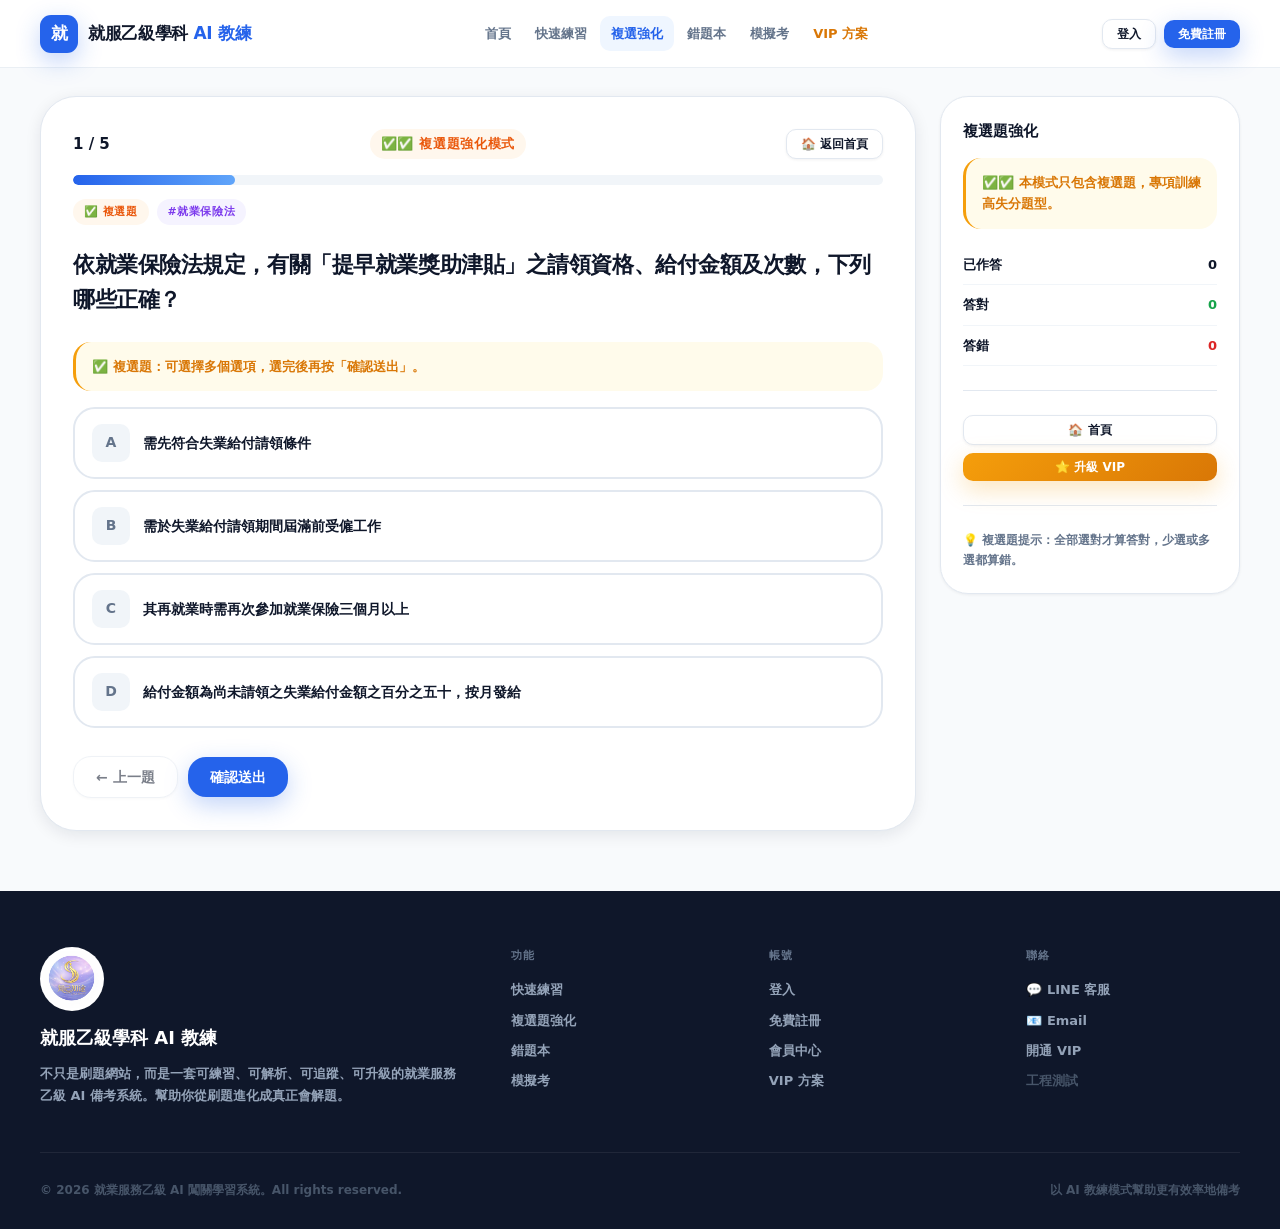
<file: docs/multi-select.html>
<!DOCTYPE html>
<html lang="zh-Hant">
<head>
  <meta charset="utf-8">
  <meta name="viewport" content="width=device-width,initial-scale=1">
  <title>複選題強化｜就業服務乙級 AI 闖關學習系統</title>
  <meta name="description" content="就業服務乙級學科複選題強化，專項突破最容易失分的複選題型。AI 教練解析每道複選題答題技巧與常見陷阱，大幅提升命中率。">
  <meta name="keywords" content="就業服務乙級複選題,就業服務乙級,就業服務乙級考試,就業服務乙級學科,就業服務乙級題庫,就業服務法,職業訓練法,勞動基準法,乙級技術士,就服乙級複選題">
  <meta name="robots" content="index, follow">
  <link rel="canonical" href="https://ccazhu-coder.github.io/simple-game/multi-select.html">
  <meta property="og:type" content="website">
  <meta property="og:title" content="複選題強化｜就業服務乙級 AI 闖關學習系統">
  <meta property="og:description" content="就業服務乙級學科複選題強化，專項突破最容易失分的複選題型，AI 解析答題技巧。">
  <meta property="og:url" content="https://ccazhu-coder.github.io/simple-game/multi-select.html">
  <meta property="og:image" content="https://ccazhu-coder.github.io/simple-game/assets/img/logo-zhiji-zhitu.jpg">
  <meta name="twitter:card" content="summary">
  <meta name="twitter:title" content="複選題強化｜就業服務乙級 AI 闖關學習系統">
  <meta name="twitter:description" content="就業服務乙級學科複選題強化，專項突破最容易失分的複選題型。">
  <meta name="twitter:image" content="https://ccazhu-coder.github.io/simple-game/assets/img/logo-zhiji-zhitu.jpg">
  <link rel="stylesheet" href="assets/css/style.css">
</head>
<body>
<div id="app-header"></div>
<main>
<section>
<div class="container quiz-layout">

  <!-- Main -->
  <div>
    <!-- VIP gate overlay (shown for non-VIP after free preview) -->
    <div id="multi-vip-gate" class="card" style="display:none;text-align:center;padding:60px 32px">
      <div style="font-size:56px;margin-bottom:16px">⭐</div>
      <h2 style="margin-bottom:10px">複選題強化需要 VIP</h2>
      <p style="margin-bottom:28px;max-width:380px;margin-left:auto;margin-right:auto">
        免費版已體驗前 <strong>5 題</strong>複選練習。升級 VIP 解鎖完整複選題強化模式。
      </p>
      <div style="display:flex;gap:12px;justify-content:center;flex-wrap:wrap">
        <a href="pricing.html" class="btn btn-vip btn-lg">⭐ 立即升級 VIP</a>
        <a href="quiz.html"    class="btn btn-secondary btn-lg">繼續快速練習</a>
      </div>
    </div>

    <!-- Loading -->
    <div id="multi-loading" class="quiz-card" style="text-align:center;padding:60px 28px">
      <div class="spinner" style="margin:0 auto 16px"></div>
      <div style="font-weight:700;color:var(--muted)">載入複選題庫…</div>
    </div>

    <!-- Quiz content (reuses quiz layout) -->
    <div id="multi-content" class="quiz-card" style="display:none">
      <div class="quiz-topbar">
        <span class="quiz-progress-text" id="m-progress">1 / ?</span>
        <span class="badge badge-orange" style="font-size:13px">✅✅ 複選題強化模式</span>
        <button class="btn btn-secondary btn-sm" id="m-home-btn">🏠 返回首頁</button>
      </div>
      <div class="progress-wrap mb-4">
        <div class="progress-bar" id="m-progress-bar" style="width:10%"></div>
      </div>
      <div class="quiz-meta">
        <span class="badge badge-orange">✅ 複選題</span>
        <span class="badge badge-purple" id="m-cat-badge">類別</span>
      </div>
      <h2 class="quiz-question-title" id="m-title">題目載入中…</h2>
      <div class="notice-box warning mb-16">✅ 複選題：可選擇多個選項，選完後再按「確認送出」。</div>
      <div id="m-options"></div>
      <div class="quiz-actions">
        <button class="btn btn-secondary" id="m-prev-btn" disabled>← 上一題</button>
        <button class="btn btn-primary"   id="m-submit-btn">確認送出</button>
        <button class="btn btn-dark"      id="m-next-btn" style="display:none">下一題 →</button>
      </div>
      <div id="m-analysis" style="display:none"></div>
    </div>

    <!-- Error -->
    <div id="multi-error" class="quiz-card" style="display:none;text-align:center;padding:60px">
      <div style="font-size:48px;margin-bottom:16px">⚠️</div>
      <h3>載入失敗</h3>
      <p style="margin-bottom:20px">請重新整理或稍後再試。</p>
      <button class="btn btn-primary" onclick="location.reload()">重新整理</button>
    </div>
  </div>

  <!-- Side -->
  <div class="quiz-side-card">
    <div class="side-title">複選題強化</div>
    <div class="notice-box warning mb-16" style="font-size:13px">✅✅ 本模式只包含複選題，專項訓練高失分題型。</div>
    <div class="stat-row"><span>已作答</span><span class="stat-val" id="m-side-answered">0</span></div>
    <div class="stat-row"><span>答對</span><span class="stat-val" style="color:var(--success-dark)" id="m-side-correct">0</span></div>
    <div class="stat-row"><span>答錯</span><span class="stat-val" style="color:var(--danger-dark)"  id="m-side-wrong">0</span></div>
    <div class="divider"></div>
    <a href="index.html"    class="btn btn-secondary btn-block btn-sm mb-8">🏠 首頁</a>
    <a href="pricing.html"  class="btn btn-vip btn-block btn-sm">⭐ 升級 VIP</a>
    <div class="divider"></div>
    <div style="font-size:12px;color:var(--muted);font-weight:600;line-height:1.7">
      💡 複選題提示：全部選對才算答對，少選或多選都算錯。
    </div>
  </div>

</div>
</section>
</main>
<div id="app-footer"></div>

<script src="assets/js/config.js"></script>
<script src="assets/js/app.js?v=2"></script>
<script src="assets/js/auth.js?v=2"></script>
<script src="assets/js/questions-data.js"></script>
<script src="assets/js/quiz-engine.js"></script>
<script>
(function() {
  var FREE_LIMIT = APP_CONFIG.FREE.MULTI_FREE_COUNT;
  var user = Store.get(APP_CONFIG.KEYS.USER);
  var isVip = VipUtils.isVipActive(user);
  var correctCount = 0, wrongCount = 0, answeredCount = 0;

  var elLoading  = document.getElementById('multi-loading');
  var elContent  = document.getElementById('multi-content');
  var elError    = document.getElementById('multi-error');
  var elGate     = document.getElementById('multi-vip-gate');
  var elProgress = document.getElementById('m-progress');
  var elProgBar  = document.getElementById('m-progress-bar');
  var elCatBadge = document.getElementById('m-cat-badge');
  var elTitle    = document.getElementById('m-title');
  var elOptions  = document.getElementById('m-options');
  var elAnalysis = document.getElementById('m-analysis');
  var elPrevBtn  = document.getElementById('m-prev-btn');
  var elSubmitBtn= document.getElementById('m-submit-btn');
  var elNextBtn  = document.getElementById('m-next-btn');
  var elHomeBtn  = document.getElementById('m-home-btn');

  function showQuestion() {
    var idx   = QuizEngine.getCurrentIndex();
    var q     = QuizEngine.getCurrentQuestion();
    var total = QuizEngine.getTotalCount();
    if (!q) return;
    var submitted = QuizEngine.isSubmitted();

    /* VIP gate after free preview */
    if (!isVip && idx >= FREE_LIMIT && !submitted) {
      elContent.style.display = 'none';
      elGate.style.display    = 'block';
      return;
    }

    elProgress.textContent  = (idx+1) + ' / ' + total;
    elProgBar.style.width   = ((idx+1)/total*100) + '%';
    elCatBadge.textContent  = '#' + q.category;
    elTitle.textContent     = q.title;
    elOptions.innerHTML     = QuizEngine.renderOptions(idx);
    elAnalysis.style.display= submitted ? 'block' : 'none';
    if (submitted) elAnalysis.innerHTML = QuizEngine.renderAnalysis();
    elPrevBtn.disabled       = QuizEngine.isFirstQuestion();
    elSubmitBtn.style.display= submitted ? 'none' : 'inline-flex';
    elNextBtn.style.display  = submitted ? 'inline-flex' : 'none';
    elNextBtn.textContent    = QuizEngine.isLastQuestion() ? '🏁 完成作答' : '下一題 →';
    document.getElementById('m-side-answered').textContent = answeredCount;
    document.getElementById('m-side-correct').textContent  = correctCount;
    document.getElementById('m-side-wrong').textContent    = wrongCount;
  }

  elSubmitBtn.addEventListener('click', function() {
    var ans = QuizEngine.getAnswer();
    if (!ans || ans.length === 0) { Toast.warning('請先選擇答案'); return; }
    var r = QuizEngine.submitCurrent();
    if (!r) return;
    answeredCount++;
    if (r.isCorrect) correctCount++; else wrongCount++;
    showQuestion();
  });
  elNextBtn.addEventListener('click', function() {
    if (QuizEngine.isLastQuestion()) {
      var stats = QuizEngine.finishSession();
      QuizEngine.updateStudyStats(stats);
      location.href = 'result.html';
    } else {
      QuizEngine.moveNext(); showQuestion();
      window.scrollTo({ top:0, behavior:'smooth' });
    }
  });
  elPrevBtn.addEventListener('click', function() {
    QuizEngine.movePrev(); showQuestion();
    window.scrollTo({ top:0, behavior:'smooth' });
  });
  elHomeBtn.addEventListener('click', function() {
    Modal.confirm({ title:'確定離開？', body:'離開後本次進度將不保存。',
      okText:'確定離開', okClass:'btn-danger', cancelText:'繼續練習'
    }).then(function(ok){ if(ok) location.href='index.html'; });
  });

  document.addEventListener('DOMContentLoaded', function() {
    QuizEngine.init('multi').then(function(ok) {
      elLoading.style.display = 'none';
      if (ok && QuizEngine.getTotalCount() > 0) {
        elContent.style.display = 'block';
        showQuestion();
      } else {
        elError.style.display = 'block';
      }
    }).catch(function() {
      elLoading.style.display = 'none';
      elError.style.display = 'block';
    });
  });
})();
</script>
</body>
</html>
</file>
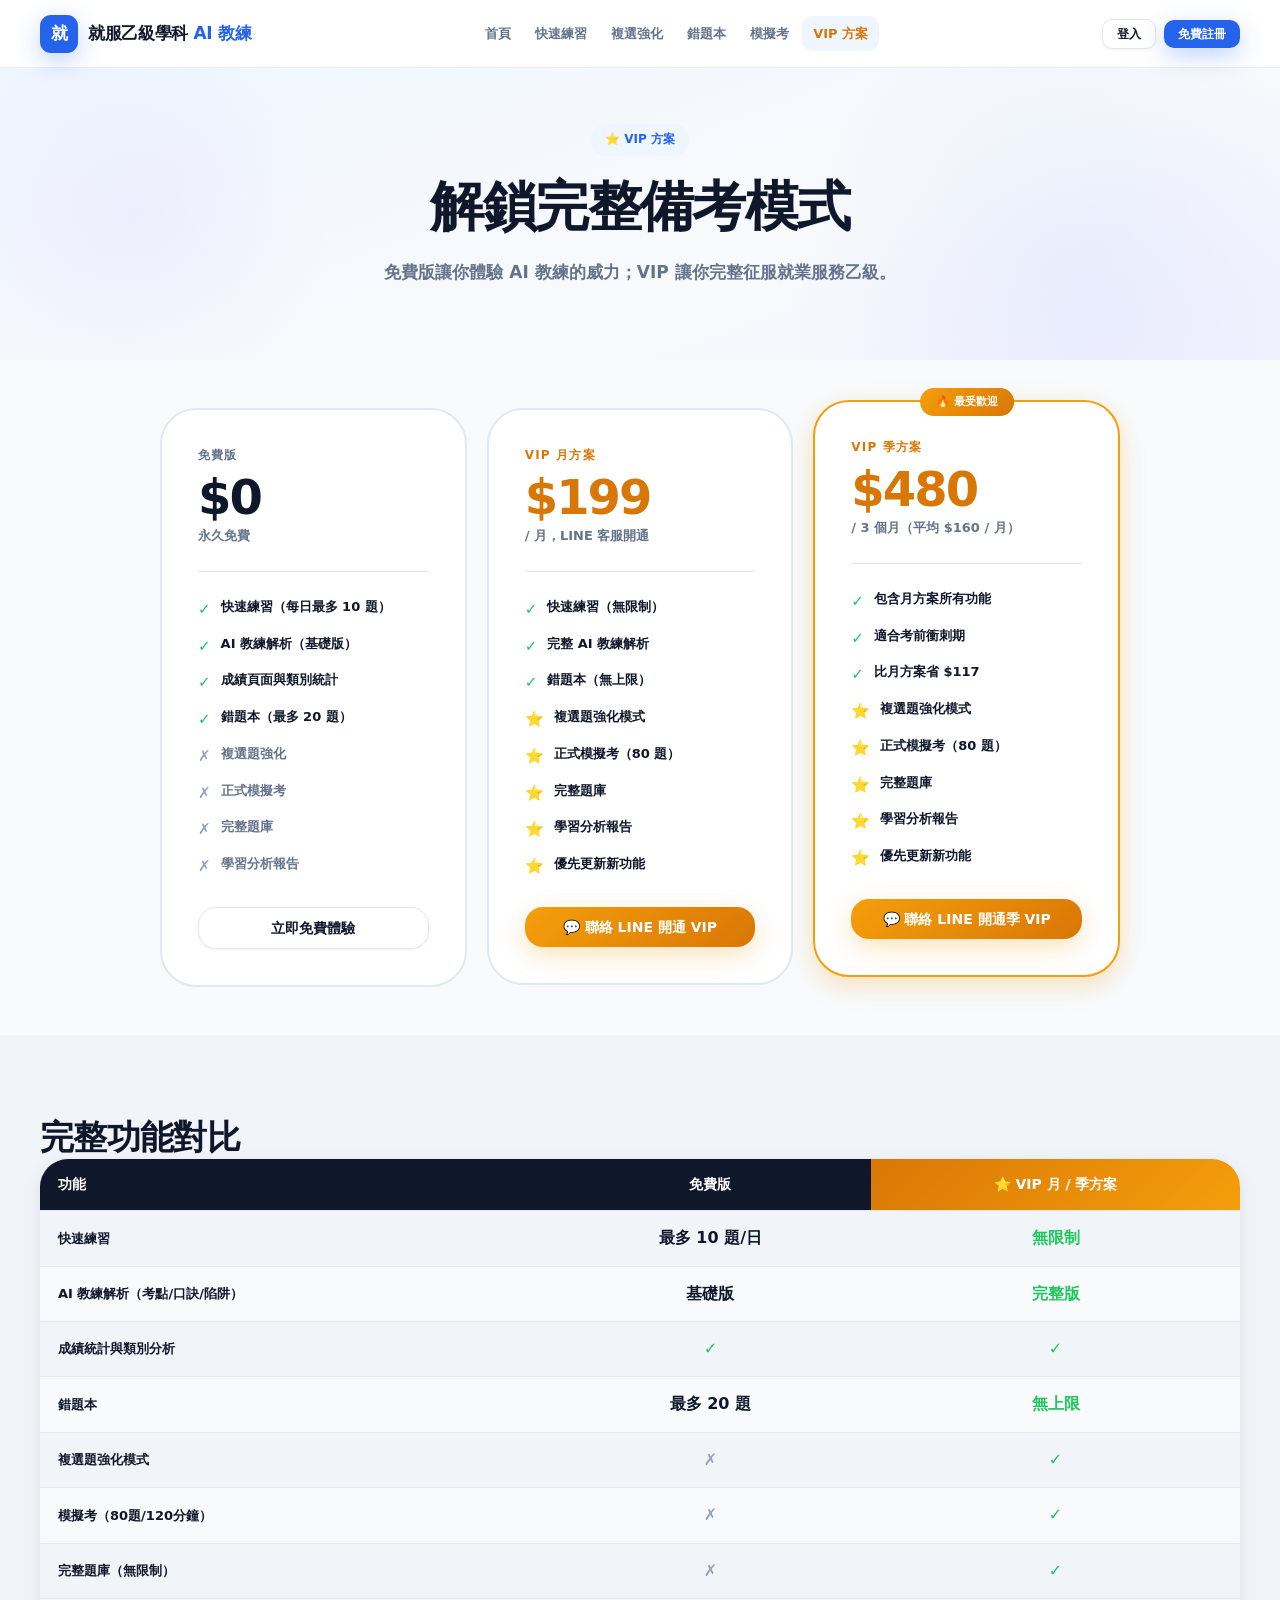
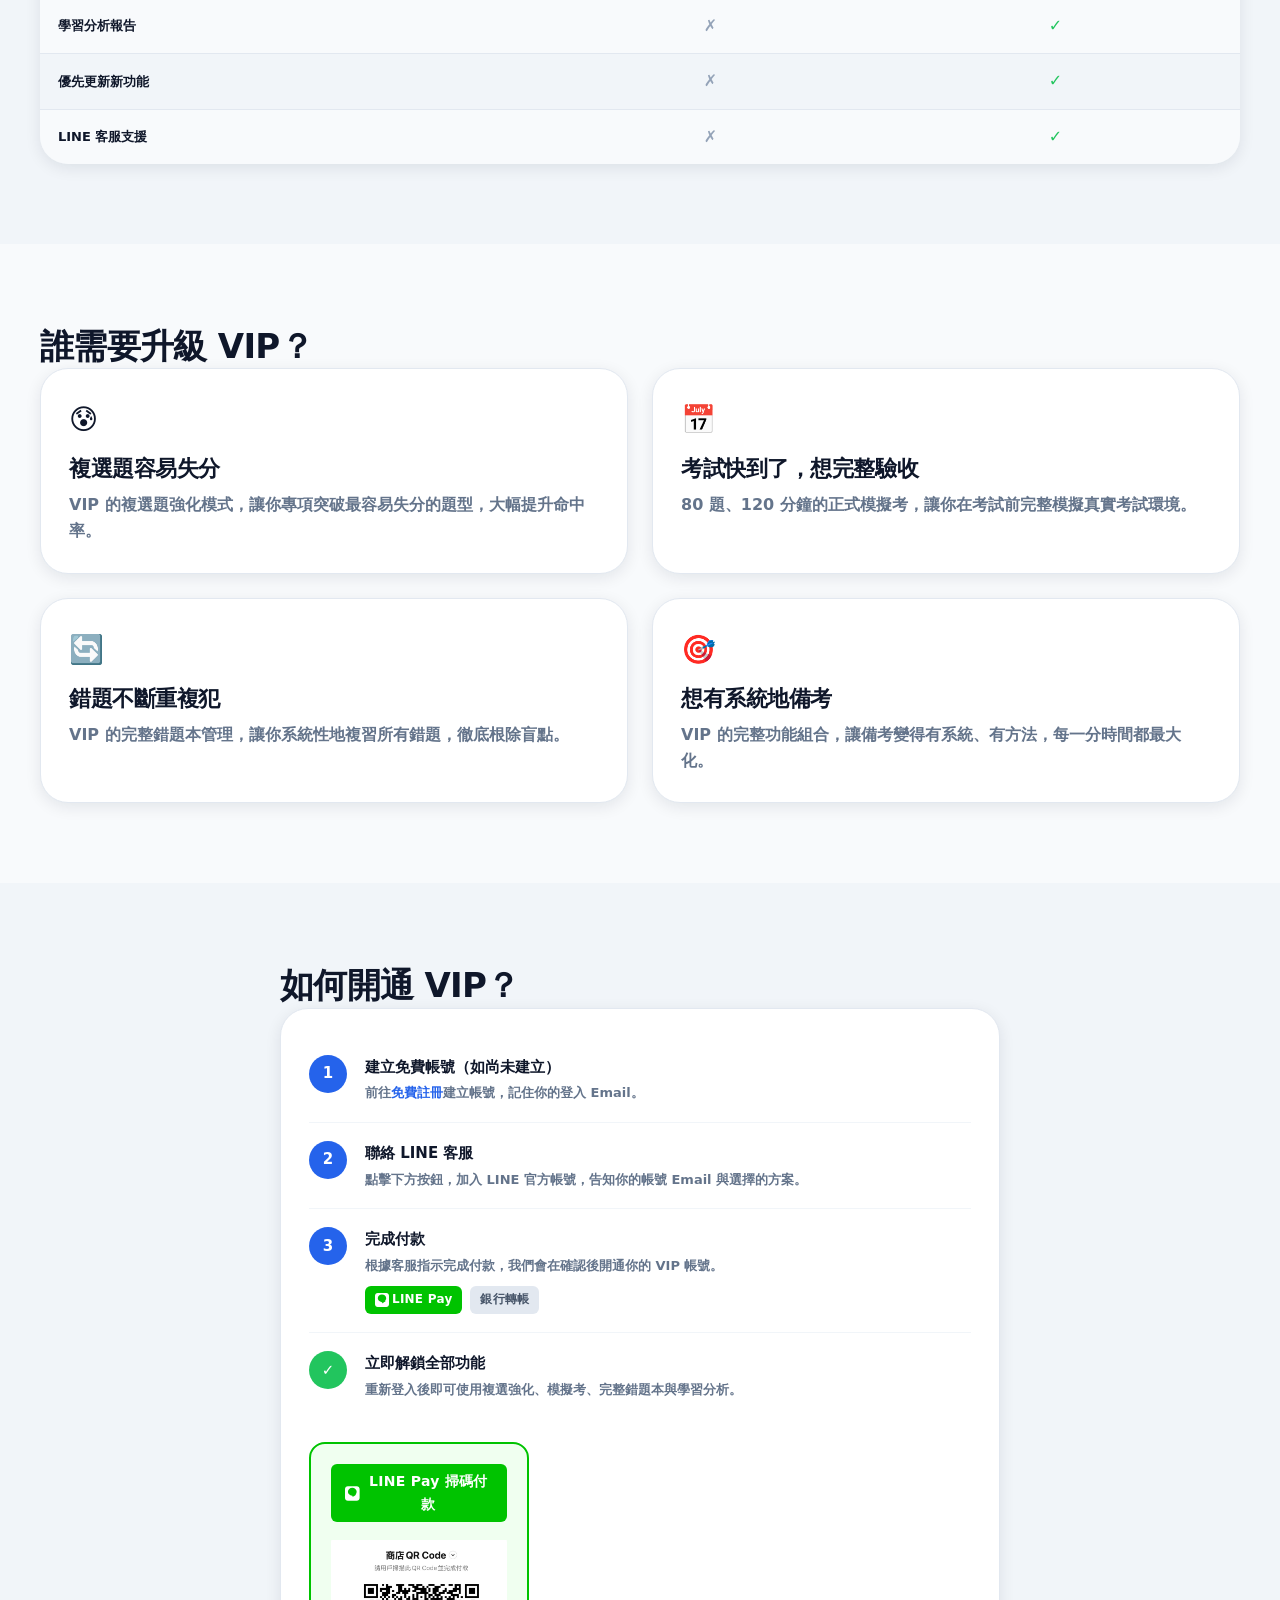
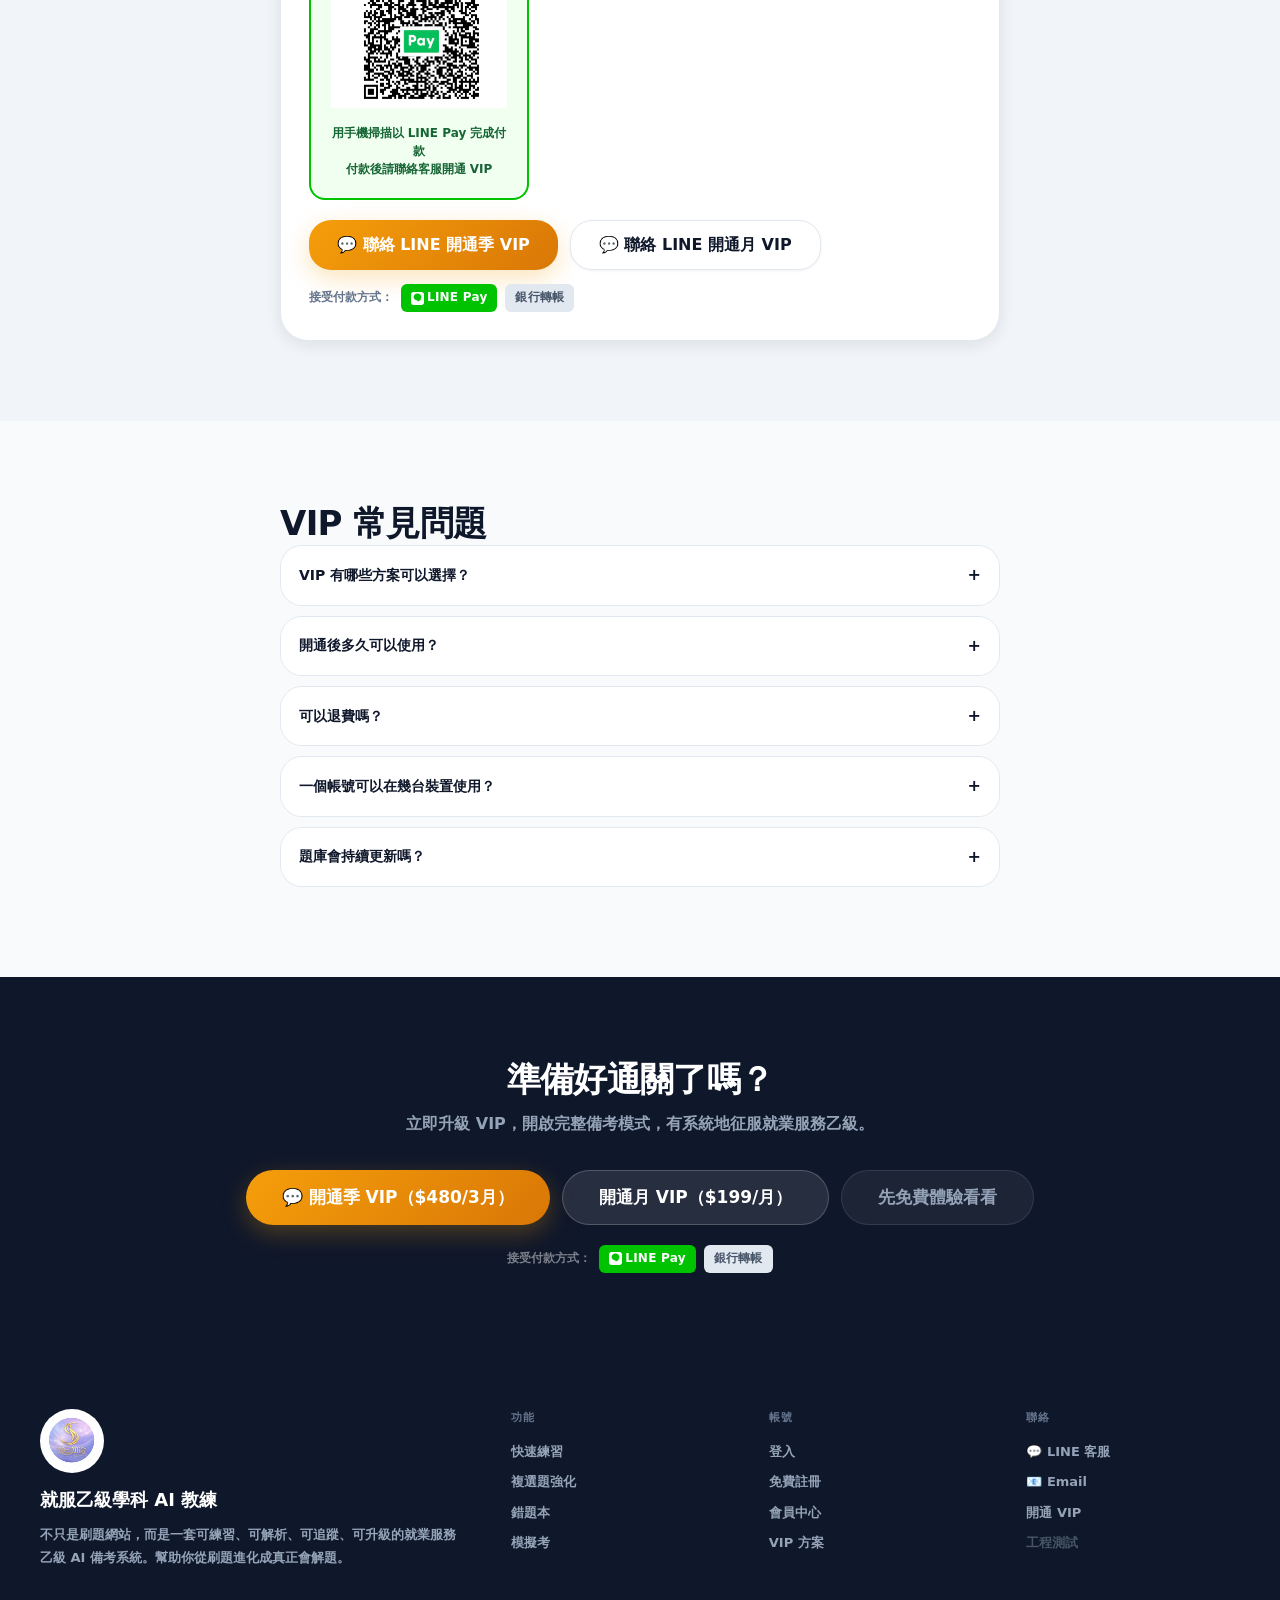
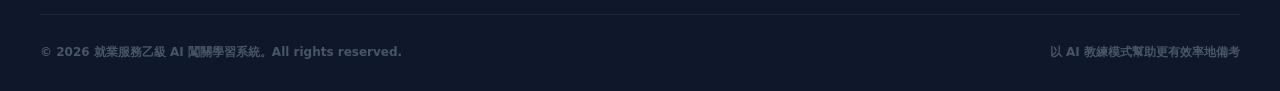
<file: docs/pricing.html>
<!DOCTYPE html>
<html lang="zh-Hant">
<head>
  <meta charset="utf-8">
  <meta name="viewport" content="width=device-width,initial-scale=1">
  <title>VIP 方案｜就業服務乙級 AI 闖關學習系統</title>
  <meta name="description" content="就業服務乙級學科 AI 教練 VIP 方案，月方案 $199、季方案 $480。解鎖完整題庫、複選題強化、模擬考與學習分析，LINE Pay 付款，快速開通。">
  <meta name="keywords" content="就業服務乙級,就業服務乙級VIP,就業服務乙級題庫,就業服務乙級考試,就業服務乙級學科,就業服務乙級備考,就業服務法,職業訓練法,乙級技術士,就服乙級VIP,就業服務乙級費用">
  <meta name="robots" content="index, follow">
  <link rel="canonical" href="https://ccazhu-coder.github.io/simple-game/pricing.html">
  <meta property="og:type" content="website">
  <meta property="og:title" content="VIP 方案｜就業服務乙級 AI 闖關學習系統">
  <meta property="og:description" content="就業服務乙級學科 AI 教練 VIP，解鎖完整題庫、模擬考、複選題強化。月方案 $199，季方案 $480，LINE Pay 付款。">
  <meta property="og:url" content="https://ccazhu-coder.github.io/simple-game/pricing.html">
  <meta property="og:image" content="https://ccazhu-coder.github.io/simple-game/assets/img/logo-zhiji-zhitu.jpg">
  <meta name="twitter:card" content="summary">
  <meta name="twitter:title" content="VIP 方案｜就業服務乙級 AI 闖關學習系統">
  <meta name="twitter:description" content="就業服務乙級學科 AI 教練 VIP，解鎖完整題庫、模擬考、複選題強化。LINE Pay 付款。">
  <meta name="twitter:image" content="https://ccazhu-coder.github.io/simple-game/assets/img/logo-zhiji-zhitu.jpg">
  <link rel="stylesheet" href="assets/css/style.css">
</head>
<body>
<div id="app-header"></div>
<main>

<!-- ── Pricing Hero ───────────────────────────────────────── -->
<section class="hero" style="padding:56px 0 40px">
  <div class="container text-center">
    <div class="hero-eyebrow">⭐ VIP 方案</div>
    <h1 class="hero-title">解鎖完整備考模式</h1>
    <p class="hero-sub" style="margin:0 auto 32px">免費版讓你體驗 AI 教練的威力；VIP 讓你完整征服就業服務乙級。</p>
  </div>
</section>

<!-- ── Pricing Cards ───────────────────────────────────────── -->
<section class="section-sm">
  <div class="container">
    <div class="grid-3" style="max-width:960px;margin:0 auto;gap:20px;align-items:start">

      <!-- Free -->
      <div class="pricing-card">
        <div class="pricing-name">免費版</div>
        <div class="pricing-price">$0</div>
        <div class="pricing-period">永久免費</div>
        <div class="pricing-divider"></div>
        <div class="pricing-features">
          <div class="pricing-feature"><span class="icon" style="color:var(--success)">✓</span>快速練習（每日最多 10 題）</div>
          <div class="pricing-feature"><span class="icon" style="color:var(--success)">✓</span>AI 教練解析（基礎版）</div>
          <div class="pricing-feature"><span class="icon" style="color:var(--success)">✓</span>成績頁面與類別統計</div>
          <div class="pricing-feature"><span class="icon" style="color:var(--success)">✓</span>錯題本（最多 20 題）</div>
          <div class="pricing-feature"><span class="icon" style="color:var(--muted-light)">✗</span><span style="color:var(--muted)">複選題強化</span></div>
          <div class="pricing-feature"><span class="icon" style="color:var(--muted-light)">✗</span><span style="color:var(--muted)">正式模擬考</span></div>
          <div class="pricing-feature"><span class="icon" style="color:var(--muted-light)">✗</span><span style="color:var(--muted)">完整題庫</span></div>
          <div class="pricing-feature"><span class="icon" style="color:var(--muted-light)">✗</span><span style="color:var(--muted)">學習分析報告</span></div>
        </div>
        <a href="quiz.html" class="btn btn-secondary btn-block">立即免費體驗</a>
      </div>

      <!-- VIP 月方案 -->
      <div class="pricing-card">
        <div class="pricing-name" style="color:var(--vip-dark)">VIP 月方案</div>
        <div class="pricing-price" style="color:var(--vip-dark)">$199</div>
        <div class="pricing-period">/ 月，LINE 客服開通</div>
        <div class="pricing-divider"></div>
        <div class="pricing-features">
          <div class="pricing-feature"><span class="icon" style="color:var(--success)">✓</span><strong>快速練習（無限制）</strong></div>
          <div class="pricing-feature"><span class="icon" style="color:var(--success)">✓</span><strong>完整 AI 教練解析</strong></div>
          <div class="pricing-feature"><span class="icon" style="color:var(--success)">✓</span><strong>錯題本（無上限）</strong></div>
          <div class="pricing-feature"><span class="icon" style="color:var(--vip)">⭐</span><strong>複選題強化模式</strong></div>
          <div class="pricing-feature"><span class="icon" style="color:var(--vip)">⭐</span><strong>正式模擬考（80 題）</strong></div>
          <div class="pricing-feature"><span class="icon" style="color:var(--vip)">⭐</span><strong>完整題庫</strong></div>
          <div class="pricing-feature"><span class="icon" style="color:var(--vip)">⭐</span><strong>學習分析報告</strong></div>
          <div class="pricing-feature"><span class="icon" style="color:var(--vip)">⭐</span><strong>優先更新新功能</strong></div>
        </div>
        <a href="https://lin.ee/qZt97JY" target="_blank" class="btn btn-vip btn-block">💬 聯絡 LINE 開通 VIP</a>
      </div>

      <!-- VIP 季方案（主推） -->
      <div class="pricing-card featured">
        <div class="pricing-popular-badge">🔥 最受歡迎</div>
        <div class="pricing-name" style="color:var(--vip-dark)">VIP 季方案</div>
        <div class="pricing-price" style="color:var(--vip-dark)">$480</div>
        <div class="pricing-period">/ 3 個月（平均 $160 / 月）</div>
        <div class="pricing-divider"></div>
        <div class="pricing-features">
          <div class="pricing-feature"><span class="icon" style="color:var(--success)">✓</span><strong>包含月方案所有功能</strong></div>
          <div class="pricing-feature"><span class="icon" style="color:var(--success)">✓</span><strong>適合考前衝刺期</strong></div>
          <div class="pricing-feature"><span class="icon" style="color:var(--success)">✓</span><strong>比月方案省 $117</strong></div>
          <div class="pricing-feature"><span class="icon" style="color:var(--vip)">⭐</span><strong>複選題強化模式</strong></div>
          <div class="pricing-feature"><span class="icon" style="color:var(--vip)">⭐</span><strong>正式模擬考（80 題）</strong></div>
          <div class="pricing-feature"><span class="icon" style="color:var(--vip)">⭐</span><strong>完整題庫</strong></div>
          <div class="pricing-feature"><span class="icon" style="color:var(--vip)">⭐</span><strong>學習分析報告</strong></div>
          <div class="pricing-feature"><span class="icon" style="color:var(--vip)">⭐</span><strong>優先更新新功能</strong></div>
        </div>
        <a href="https://lin.ee/qZt97JY" target="_blank" class="btn btn-vip btn-block">💬 聯絡 LINE 開通季 VIP</a>
      </div>

    </div>
  </div>
</section>

<!-- ── Comparison ──────────────────────────────────────────── -->
<section class="section section-light">
  <div class="container">
    <h2 class="section-title">完整功能對比</h2>
    <div class="compare-wrap">
      <table class="compare-table">
        <thead>
          <tr>
            <th style="text-align:left">功能</th>
            <th>免費版</th>
            <th class="vip-col">⭐ VIP 月 / 季方案</th>
          </tr>
        </thead>
        <tbody>
          <tr><td>快速練習</td><td>最多 10 題/日</td><td><span class="chk">無限制</span></td></tr>
          <tr><td>AI 教練解析（考點/口訣/陷阱）</td><td>基礎版</td><td><span class="chk">完整版</span></td></tr>
          <tr><td>成績統計與類別分析</td><td><span class="chk">✓</span></td><td><span class="chk">✓</span></td></tr>
          <tr><td>錯題本</td><td>最多 20 題</td><td><span class="chk">無上限</span></td></tr>
          <tr><td>複選題強化模式</td><td><span class="crs">✗</span></td><td><span class="chk">✓</span></td></tr>
          <tr><td>模擬考（80題/120分鐘）</td><td><span class="crs">✗</span></td><td><span class="chk">✓</span></td></tr>
          <tr><td>完整題庫（無限制）</td><td><span class="crs">✗</span></td><td><span class="chk">✓</span></td></tr>
          <tr><td>學習分析報告</td><td><span class="crs">✗</span></td><td><span class="chk">✓</span></td></tr>
          <tr><td>優先更新新功能</td><td><span class="crs">✗</span></td><td><span class="chk">✓</span></td></tr>
          <tr><td>LINE 客服支援</td><td><span class="crs">✗</span></td><td><span class="chk">✓</span></td></tr>
        </tbody>
      </table>
    </div>
  </div>
</section>

<!-- ── Who Needs VIP ───────────────────────────────────────── -->
<section class="section">
  <div class="container">
    <h2 class="section-title">誰需要升級 VIP？</h2>
    <div class="grid-2 gap-24">
      <div class="card card-hover">
        <div style="font-size:28px;margin-bottom:12px">😰</div>
        <h3 style="margin-bottom:8px">複選題容易失分</h3>
        <p>VIP 的複選題強化模式，讓你專項突破最容易失分的題型，大幅提升命中率。</p>
      </div>
      <div class="card card-hover">
        <div style="font-size:28px;margin-bottom:12px">📅</div>
        <h3 style="margin-bottom:8px">考試快到了，想完整驗收</h3>
        <p>80 題、120 分鐘的正式模擬考，讓你在考試前完整模擬真實考試環境。</p>
      </div>
      <div class="card card-hover">
        <div style="font-size:28px;margin-bottom:12px">🔄</div>
        <h3 style="margin-bottom:8px">錯題不斷重複犯</h3>
        <p>VIP 的完整錯題本管理，讓你系統性地複習所有錯題，徹底根除盲點。</p>
      </div>
      <div class="card card-hover">
        <div style="font-size:28px;margin-bottom:12px">🎯</div>
        <h3 style="margin-bottom:8px">想有系統地備考</h3>
        <p>VIP 的完整功能組合，讓備考變得有系統、有方法，每一分時間都最大化。</p>
      </div>
    </div>
  </div>
</section>

<!-- ── How to Activate ─────────────────────────────────────── -->
<section class="section section-light">
  <div class="container" style="max-width:720px">
    <h2 class="section-title">如何開通 VIP？</h2>
    <div class="card">
      <div class="steps">
        <div class="step">
          <div class="step-num">1</div>
          <div>
            <div class="step-title">建立免費帳號（如尚未建立）</div>
            <div class="step-desc">前往<a href="register.html" style="color:var(--primary)">免費註冊</a>建立帳號，記住你的登入 Email。</div>
          </div>
        </div>
        <div class="step">
          <div class="step-num">2</div>
          <div>
            <div class="step-title">聯絡 LINE 客服</div>
            <div class="step-desc">點擊下方按鈕，加入 LINE 官方帳號，告知你的帳號 Email 與選擇的方案。</div>
          </div>
        </div>
        <div class="step">
          <div class="step-num">3</div>
          <div>
            <div class="step-title">完成付款</div>
            <div class="step-desc">根據客服指示完成付款，我們會在確認後開通你的 VIP 帳號。</div>
            <div class="pay-methods">
              <span class="pay-badge pay-linepay">
                <svg width="14" height="14" viewBox="0 0 24 24" fill="currentColor" style="vertical-align:-2px;margin-right:3px"><path d="M19.365 0H4.635C2.074 0 0 2.074 0 4.635v14.73C0 21.926 2.074 24 4.635 24h14.73C21.926 24 24 21.926 24 19.365V4.635C24 2.074 21.926 0 19.365 0zm-1.07 13.64c-1.404 1.553-4.542 3.442-5.578 3.737-.54.155-.49-.145-.466-.274l.087-.525c.021-.16.043-.41-.02-.567-.072-.175-.354-.265-.562-.31C7.594 15.127 4.8 12.43 4.8 9.15c0-3.6 3.226-6.53 7.187-6.53 3.962 0 7.188 2.93 7.188 6.53 0 1.565-.65 2.997-1.88 4.49z"/></svg>
                LINE Pay
              </span>
              <span class="pay-badge pay-transfer">銀行轉帳</span>
            </div>
          </div>
        </div>
        <div class="step">
          <div class="step-num" style="background:var(--success)">✓</div>
          <div>
            <div class="step-title">立即解鎖全部功能</div>
            <div class="step-desc">重新登入後即可使用複選強化、模擬考、完整錯題本與學習分析。</div>
          </div>
        </div>
      </div>
      <!-- LINE Pay QR -->
      <div class="linepay-qr-box">
        <div class="linepay-qr-label">
          <span class="pay-badge pay-linepay" style="font-size:14px;padding:6px 14px">
            <svg width="15" height="15" viewBox="0 0 24 24" fill="currentColor" style="vertical-align:-2px;margin-right:4px"><path d="M19.365 0H4.635C2.074 0 0 2.074 0 4.635v14.73C0 21.926 2.074 24 4.635 24h14.73C21.926 24 24 21.926 24 19.365V4.635C24 2.074 21.926 0 19.365 0zm-1.07 13.64c-1.404 1.553-4.542 3.442-5.578 3.737-.54.155-.49-.145-.466-.274l.087-.525c.021-.16.043-.41-.02-.567-.072-.175-.354-.265-.562-.31C7.594 15.127 4.8 12.43 4.8 9.15c0-3.6 3.226-6.53 7.187-6.53 3.962 0 7.188 2.93 7.188 6.53 0 1.565-.65 2.997-1.88 4.49z"/></svg>
            LINE Pay 掃碼付款
          </span>
        </div>
        <img src="assets/img/linepay-qr.jpg" alt="LINE Pay QR Code" class="linepay-qr-img">
        <div class="linepay-qr-hint">用手機掃描以 LINE Pay 完成付款<br>付款後請聯絡客服開通 VIP</div>
      </div>

      <div style="margin-top:20px;display:flex;gap:12px;flex-wrap:wrap">
        <a href="https://lin.ee/qZt97JY" target="_blank" class="btn btn-vip btn-lg">💬 聯絡 LINE 開通季 VIP</a>
        <a href="https://lin.ee/qZt97JY" target="_blank" class="btn btn-secondary btn-lg">💬 聯絡 LINE 開通月 VIP</a>
      </div>
      <div class="pay-methods" style="margin-top:14px">
        <span style="font-size:12px;color:var(--muted);font-weight:600">接受付款方式：</span>
        <span class="pay-badge pay-linepay">
          <svg width="13" height="13" viewBox="0 0 24 24" fill="currentColor" style="vertical-align:-2px;margin-right:3px"><path d="M19.365 0H4.635C2.074 0 0 2.074 0 4.635v14.73C0 21.926 2.074 24 4.635 24h14.73C21.926 24 24 21.926 24 19.365V4.635C24 2.074 21.926 0 19.365 0zm-1.07 13.64c-1.404 1.553-4.542 3.442-5.578 3.737-.54.155-.49-.145-.466-.274l.087-.525c.021-.16.043-.41-.02-.567-.072-.175-.354-.265-.562-.31C7.594 15.127 4.8 12.43 4.8 9.15c0-3.6 3.226-6.53 7.187-6.53 3.962 0 7.188 2.93 7.188 6.53 0 1.565-.65 2.997-1.88 4.49z"/></svg>
          LINE Pay
        </span>
        <span class="pay-badge pay-transfer">銀行轉帳</span>
      </div>
    </div>
  </div>
</section>

<!-- ── FAQ ─────────────────────────────────────────────────── -->
<section class="section">
  <div class="container" style="max-width:720px">
    <h2 class="section-title">VIP 常見問題</h2>

    <div class="faq-item"><div class="faq-q">VIP 有哪些方案可以選擇？<span class="faq-icon">+</span></div><div class="faq-a">目前提供月方案（$199/月）與季方案（$480/3個月，平均 $160/月）。兩個方案功能完全相同，差異只在使用期長短。多數備考者選擇季方案，時間更充裕、費用更划算。</div></div>
    <div class="faq-item"><div class="faq-q">開通後多久可以使用？<span class="faq-icon">+</span></div><div class="faq-a">付款確認後通常在 24 小時內完成開通。重新登入帳號後即可使用所有 VIP 功能。</div></div>
    <div class="faq-item"><div class="faq-q">可以退費嗎？<span class="faq-icon">+</span></div><div class="faq-a">若功能有重大問題，請在購買後 7 天內聯絡客服處理。詳細退費政策請詢問客服。</div></div>
    <div class="faq-item"><div class="faq-q">一個帳號可以在幾台裝置使用？<span class="faq-icon">+</span></div><div class="faq-a">一個 VIP 帳號可在多台裝置使用，只要使用同一帳號登入即可。</div></div>
    <div class="faq-item"><div class="faq-q">題庫會持續更新嗎？<span class="faq-icon">+</span></div><div class="faq-a">是的，題庫會持續更新與修正。VIP 期間享有所有題庫更新。</div></div>
  </div>
</section>

<!-- ── Final CTA ───────────────────────────────────────────── -->
<section class="section section-dark">
  <div class="container text-center">
    <h2 style="color:#fff;margin-bottom:10px">準備好通關了嗎？</h2>
    <p style="color:#94A3B8;margin-bottom:32px">立即升級 VIP，開啟完整備考模式，有系統地征服就業服務乙級。</p>
    <div style="display:flex;gap:12px;justify-content:center;flex-wrap:wrap">
      <a href="https://lin.ee/qZt97JY" target="_blank" class="btn btn-vip btn-xl">💬 開通季 VIP（$480/3月）</a>
      <a href="https://lin.ee/qZt97JY" target="_blank" class="btn btn-xl" style="background:rgba(255,255,255,.1);color:#fff;border:1.5px solid rgba(255,255,255,.2)">開通月 VIP（$199/月）</a>
      <a href="quiz.html" class="btn btn-xl" style="background:rgba(255,255,255,.06);color:#94A3B8;border:1.5px solid rgba(255,255,255,.1)">先免費體驗看看</a>
    </div>
    <div class="pay-methods" style="margin-top:20px;justify-content:center">
      <span style="font-size:12px;color:rgba(255,255,255,.45);font-weight:600">接受付款方式：</span>
      <span class="pay-badge pay-linepay">
        <svg width="13" height="13" viewBox="0 0 24 24" fill="currentColor" style="vertical-align:-2px;margin-right:3px"><path d="M19.365 0H4.635C2.074 0 0 2.074 0 4.635v14.73C0 21.926 2.074 24 4.635 24h14.73C21.926 24 24 21.926 24 19.365V4.635C24 2.074 21.926 0 19.365 0zm-1.07 13.64c-1.404 1.553-4.542 3.442-5.578 3.737-.54.155-.49-.145-.466-.274l.087-.525c.021-.16.043-.41-.02-.567-.072-.175-.354-.265-.562-.31C7.594 15.127 4.8 12.43 4.8 9.15c0-3.6 3.226-6.53 7.187-6.53 3.962 0 7.188 2.93 7.188 6.53 0 1.565-.65 2.997-1.88 4.49z"/></svg>
        LINE Pay
      </span>
      <span class="pay-badge pay-transfer">銀行轉帳</span>
    </div>
  </div>
</section>

</main>
<div id="app-footer"></div>
<script src="assets/js/config.js"></script>
<script src="assets/js/app.js?v=2"></script>
<script src="assets/js/auth.js?v=2"></script>
<script src="assets/js/pricing.js"></script>
</body>
</html>
</file>
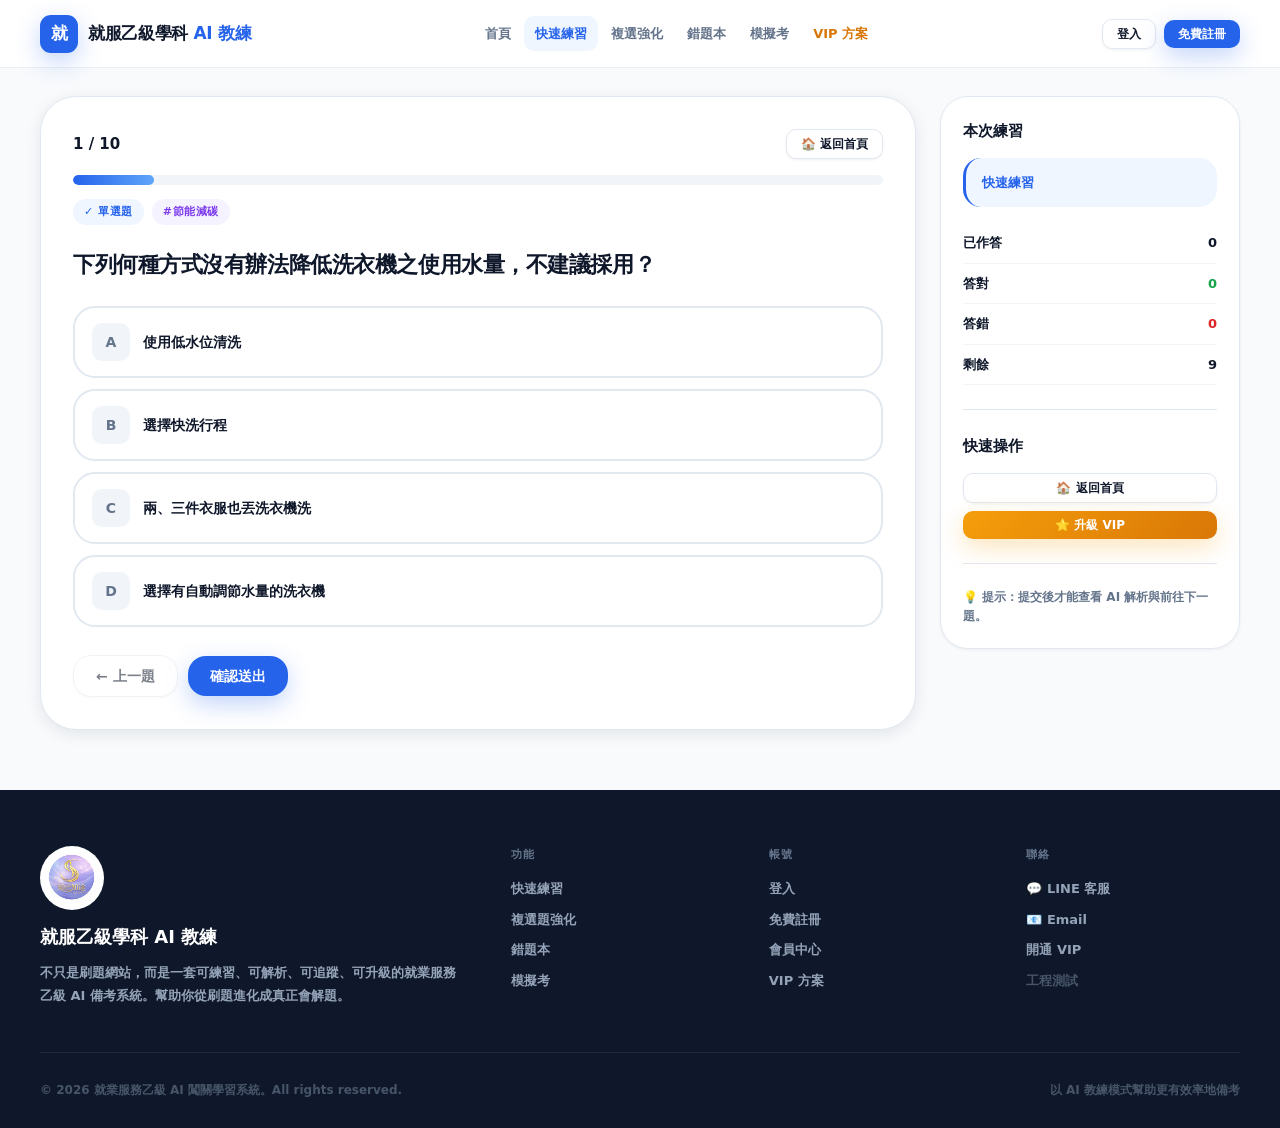
<file: docs/quiz.html>
<!DOCTYPE html>
<html lang="zh-Hant">
<head>
  <meta charset="utf-8">
  <meta name="viewport" content="width=device-width,initial-scale=1">
  <title>快速練習｜就業服務乙級 AI 闖關學習系統</title>
  <meta name="description" content="就業服務乙級學科快速練習題庫，AI 教練即時解析考點、口訣與常見陷阱。免費每日 10 題，VIP 無限刷題備考。">
  <meta name="keywords" content="就業服務乙級,就業服務乙級題庫,就業服務乙級練習題,就業服務乙級學科,就業服務乙級考試,就業服務法,職業訓練法,勞動基準法,乙級技術士,就服乙級,就業服務乙級AI">
  <meta name="robots" content="index, follow">
  <link rel="canonical" href="https://ccazhu-coder.github.io/simple-game/quiz.html">
  <meta property="og:type" content="website">
  <meta property="og:title" content="快速練習｜就業服務乙級 AI 闖關學習系統">
  <meta property="og:description" content="就業服務乙級學科快速練習題庫，AI 教練即時解析考點、口訣與常見陷阱。">
  <meta property="og:url" content="https://ccazhu-coder.github.io/simple-game/quiz.html">
  <meta property="og:image" content="https://ccazhu-coder.github.io/simple-game/assets/img/logo-zhiji-zhitu.jpg">
  <meta name="twitter:card" content="summary">
  <meta name="twitter:title" content="快速練習｜就業服務乙級 AI 闖關學習系統">
  <meta name="twitter:description" content="就業服務乙級學科快速練習題庫，AI 教練即時解析考點、口訣與常見陷阱。">
  <meta name="twitter:image" content="https://ccazhu-coder.github.io/simple-game/assets/img/logo-zhiji-zhitu.jpg">
  <link rel="stylesheet" href="assets/css/style.css">
</head>
<body>
<div id="app-header"></div>
<main>
<section>
<div class="container quiz-layout">

  <!-- ── Main quiz card ──────────────────────────────────── -->
  <div>
    <!-- Loading state -->
    <div id="quiz-loading" class="quiz-card" style="text-align:center;padding:60px 28px">
      <div class="spinner" style="margin:0 auto 16px"></div>
      <div style="font-weight:700;color:var(--muted)">正在載入題目…</div>
    </div>

    <!-- Quiz content -->
    <div id="quiz-content" class="quiz-card" style="display:none">
      <!-- Top bar -->
      <div class="quiz-topbar">
        <span class="quiz-progress-text" id="q-progress">1 / 10</span>
        <div class="exam-timer" id="q-timer" style="font-size:14px;padding:6px 14px;display:none">⏱ 00:00</div>
        <button class="btn btn-secondary btn-sm" id="q-home-btn">🏠 返回首頁</button>
      </div>

      <!-- Progress bar -->
      <div class="progress-wrap mb-4">
        <div class="progress-bar" id="q-progress-bar" style="width:10%"></div>
      </div>

      <!-- Meta badges -->
      <div class="quiz-meta">
        <span class="badge badge-blue" id="q-type-badge">單選題</span>
        <span class="badge badge-purple" id="q-cat-badge">類別</span>
      </div>

      <!-- Question -->
      <h2 class="quiz-question-title" id="q-title">題目載入中…</h2>

      <!-- Options -->
      <div id="q-options"></div>

      <!-- Multi-select hint -->
      <div id="q-multi-hint" class="notice-box warning mb-16" style="display:none">
        ✅ 複選題：可選擇多個答案，選完後再按「確認送出」。
      </div>

      <!-- Actions -->
      <div class="quiz-actions">
        <button class="btn btn-secondary" id="q-prev-btn" disabled>← 上一題</button>
        <button class="btn btn-primary"   id="q-submit-btn">確認送出</button>
        <button class="btn btn-dark"      id="q-next-btn" style="display:none">下一題 →</button>
      </div>

      <!-- Analysis -->
      <div id="q-analysis" style="display:none"></div>
    </div>

    <!-- Error state -->
    <div id="quiz-error" class="quiz-card" style="display:none;text-align:center;padding:60px 28px">
      <div style="font-size:48px;margin-bottom:16px">⚠️</div>
      <h3 style="margin-bottom:8px">題目載入失敗</h3>
      <p style="margin-bottom:24px">無法連接後端 API，請檢查網路連線後重新整理。</p>
      <button class="btn btn-primary" onclick="location.reload()">重新整理</button>
      <a href="index.html" class="btn btn-secondary" style="margin-left:10px">返回首頁</a>
    </div>
  </div>

  <!-- ── Side card ────────────────────────────────────────── -->
  <div class="quiz-side-card">
    <div class="side-title">本次練習</div>
    <div id="side-mode-badge" class="notice-box info mb-16">快速練習</div>

    <div class="stat-row"><span>已作答</span><span class="stat-val" id="side-answered">0</span></div>
    <div class="stat-row"><span>答對</span><span class="stat-val" style="color:var(--success-dark)" id="side-correct">0</span></div>
    <div class="stat-row"><span>答錯</span><span class="stat-val" style="color:var(--danger-dark)"  id="side-wrong">0</span></div>
    <div class="stat-row"><span>剩餘</span><span class="stat-val" id="side-remaining">—</span></div>

    <div class="divider"></div>

    <div class="side-title">快速操作</div>
    <a href="index.html" class="btn btn-secondary btn-block btn-sm mb-8">🏠 返回首頁</a>
    <a href="pricing.html" class="btn btn-vip btn-block btn-sm">⭐ 升級 VIP</a>

    <div class="divider"></div>
    <div style="font-size:12px;color:var(--muted);font-weight:600;line-height:1.6">
      💡 提示：提交後才能查看 AI 解析與前往下一題。
    </div>
  </div>

</div>
</section>
</main>
<div id="app-footer"></div>

<script src="assets/js/config.js"></script>
<script src="assets/js/app.js?v=2"></script>
<script src="assets/js/auth.js?v=2"></script>
<script src="assets/js/questions-data.js"></script>
<script src="assets/js/quiz-engine.js"></script>
<script>
(function() {
  /* ── State ─────────────────────────────────────────────── */
  var mode = App.param('mode') || 'quick';
  var correctCount = 0, wrongCount = 0;

  /* ── DOM refs ───────────────────────────────────────────── */
  var elLoading   = document.getElementById('quiz-loading');
  var elContent   = document.getElementById('quiz-content');
  var elError     = document.getElementById('quiz-error');
  var elProgress  = document.getElementById('q-progress');
  var elProgBar   = document.getElementById('q-progress-bar');
  var elTypeBadge = document.getElementById('q-type-badge');
  var elCatBadge  = document.getElementById('q-cat-badge');
  var elTitle     = document.getElementById('q-title');
  var elOptions   = document.getElementById('q-options');
  var elMultiHint = document.getElementById('q-multi-hint');
  var elAnalysis  = document.getElementById('q-analysis');
  var elPrevBtn   = document.getElementById('q-prev-btn');
  var elSubmitBtn = document.getElementById('q-submit-btn');
  var elNextBtn   = document.getElementById('q-next-btn');
  var elHomeBtn   = document.getElementById('q-home-btn');
  var elSideMode  = document.getElementById('side-mode-badge');

  /* ── Mode label ─────────────────────────────────────────── */
  var modeLabels = { quick:'快速練習', multi:'複選強化', wrong:'錯題複習' };
  if (elSideMode) elSideMode.textContent = modeLabels[mode] || '快速練習';

  /* ── Render current question ────────────────────────────── */
  function showQuestion() {
    var idx   = QuizEngine.getCurrentIndex();
    var q     = QuizEngine.getCurrentQuestion();
    var total = QuizEngine.getTotalCount();
    if (!q) return;

    var submitted = QuizEngine.isSubmitted();

    /* progress */
    elProgress.textContent    = (idx+1) + ' / ' + total;
    elProgBar.style.width     = ((idx+1)/total*100) + '%';

    /* type & category */
    elTypeBadge.textContent = q.type === 'multiple' ? '✅ 複選題' : '✓ 單選題';
    elTypeBadge.className   = 'badge ' + (q.type==='multiple' ? 'badge-orange' : 'badge-blue');
    elCatBadge.textContent  = '#' + q.category;

    /* title */
    elTitle.textContent = q.title;

    /* multi hint */
    elMultiHint.style.display = (q.type === 'multiple' && !submitted) ? 'block' : 'none';

    /* options */
    elOptions.innerHTML = QuizEngine.renderOptions(idx);

    /* analysis */
    if (submitted) {
      elAnalysis.innerHTML   = QuizEngine.renderAnalysis();
      elAnalysis.style.display = 'block';
    } else {
      elAnalysis.style.display = 'none';
    }

    /* buttons */
    elPrevBtn.disabled         = QuizEngine.isFirstQuestion();
    elSubmitBtn.style.display  = submitted ? 'none' : 'inline-flex';
    elNextBtn.style.display    = submitted ? 'inline-flex' : 'none';
    elNextBtn.textContent      = QuizEngine.isLastQuestion() ? '🏁 完成作答' : '下一題 →';

    /* side stats */
    document.getElementById('side-answered').textContent  = QuizEngine.getSubmittedCount();
    document.getElementById('side-correct').textContent   = correctCount;
    document.getElementById('side-wrong').textContent     = wrongCount;
    document.getElementById('side-remaining').textContent = total - idx - 1;
  }

  /* ── Submit ─────────────────────────────────────────────── */
  elSubmitBtn.addEventListener('click', function() {
    var ans = QuizEngine.getAnswer();
    if (!ans || ans.length === 0) { Toast.warning('請先選擇答案再送出'); return; }
    var result = QuizEngine.submitCurrent();
    if (!result) { Toast.warning('請先選擇答案再送出'); return; }
    if (result.isCorrect) correctCount++; else wrongCount++;
    showQuestion();
    elAnalysis.scrollIntoView({ behavior:'smooth', block:'nearest' });
  });

  /* ── Next ───────────────────────────────────────────────── */
  elNextBtn.addEventListener('click', function() {
    if (QuizEngine.isLastQuestion()) {
      elNextBtn.disabled = true; elNextBtn.textContent = '計算成績…';
      var stats = QuizEngine.finishSession();
      QuizEngine.updateStudyStats(stats);
      setTimeout(function(){ location.href = 'result.html'; }, 400);
    } else {
      QuizEngine.moveNext();
      showQuestion();
      window.scrollTo({ top: 0, behavior: 'smooth' });
    }
  });

  /* ── Prev ───────────────────────────────────────────────── */
  elPrevBtn.addEventListener('click', function() {
    QuizEngine.movePrev();
    showQuestion();
    window.scrollTo({ top: 0, behavior: 'smooth' });
  });

  /* ── Home ───────────────────────────────────────────────── */
  elHomeBtn.addEventListener('click', function() {
    var hasAnswers = QuizEngine.getTotalCount() > 0;
    if (!hasAnswers) { location.href = 'index.html'; return; }
    Modal.confirm({
      title: '確定要離開？',
      body: '離開後本次答題進度將不會被保存（已提交的答案已記入錯題本）。',
      okText: '確定離開', okClass: 'btn-danger', cancelText: '繼續作答'
    }).then(function(ok) { if (ok) location.href = 'index.html'; });
  });

  /* ── Init ───────────────────────────────────────────────── */
  document.addEventListener('DOMContentLoaded', function() {
    QuizEngine.init(mode).then(function(ok) {
      elLoading.style.display = 'none';
      if (ok && QuizEngine.getTotalCount() > 0) {
        elContent.style.display = 'block';
        showQuestion();
        QuizEngine.prerender(1);
      } else {
        elError.style.display = 'block';
      }
    }).catch(function() {
      elLoading.style.display = 'none';
      elError.style.display   = 'block';
    });
  });
})();
</script>
</body>
</html>
</file>
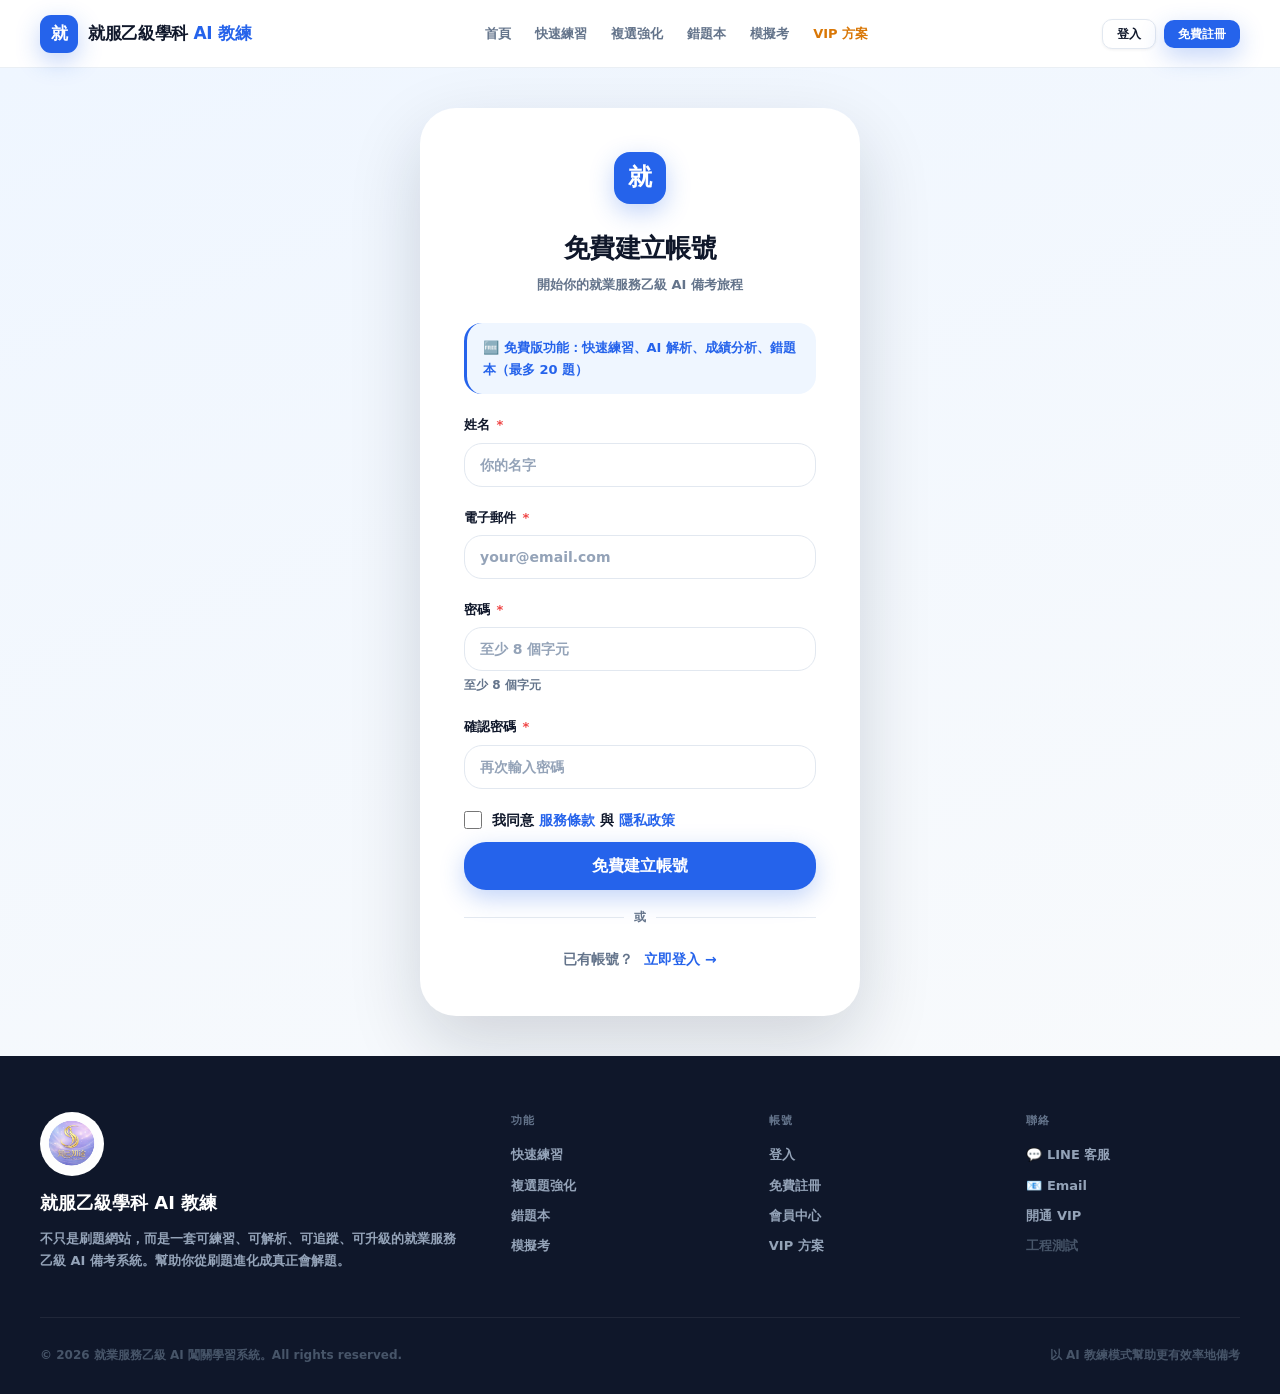
<file: docs/register.html>
<!DOCTYPE html>
<html lang="zh-Hant">
<head>
  <meta charset="utf-8">
  <meta name="viewport" content="width=device-width,initial-scale=1">
  <title>免費註冊｜就業服務乙級 AI 闖關學習系統</title>
  <meta name="description" content="免費註冊就業服務乙級學科 AI 闖關學習系統，立即開始備考之旅。免費體驗 AI 教練解析、題庫練習與成績統計。">
  <meta name="keywords" content="就業服務乙級,就業服務乙級考試,就業服務乙級學科,就業服務乙級題庫,就業服務乙級備考,就業服務法,職業訓練法,乙級技術士,就服乙級,免費備考,就業服務乙級免費">
  <meta name="robots" content="index, follow">
  <link rel="canonical" href="https://ccazhu-coder.github.io/simple-game/register.html">
  <meta property="og:type" content="website">
  <meta property="og:title" content="免費註冊｜就業服務乙級 AI 闖關學習系統">
  <meta property="og:description" content="免費註冊就業服務乙級學科 AI 闖關學習系統，立即開始備考之旅，體驗 AI 教練解析。">
  <meta property="og:url" content="https://ccazhu-coder.github.io/simple-game/register.html">
  <meta property="og:image" content="https://ccazhu-coder.github.io/simple-game/assets/img/logo-zhiji-zhitu.jpg">
  <meta name="twitter:card" content="summary">
  <meta name="twitter:title" content="免費註冊｜就業服務乙級 AI 闖關學習系統">
  <meta name="twitter:description" content="免費註冊就業服務乙級學科 AI 闖關學習系統，立即開始備考之旅。">
  <meta name="twitter:image" content="https://ccazhu-coder.github.io/simple-game/assets/img/logo-zhiji-zhitu.jpg">
  <link rel="stylesheet" href="assets/css/style.css">
</head>
<body>
<div id="app-header"></div>
<main class="auth-page">
  <div class="auth-card">
    <div class="auth-logo-wrap">
      <div class="nav-brand-badge" style="margin:0 auto 12px;width:52px;height:52px;border-radius:16px;font-size:24px">就</div>
    </div>
    <h1 class="auth-title">免費建立帳號</h1>
    <p class="auth-sub">開始你的就業服務乙級 AI 備考旅程</p>

    <div class="notice-box info mb-20">
      🆓 免費版功能：快速練習、AI 解析、成績分析、錯題本（最多 20 題）
    </div>

    <div id="reg-error" class="notice-box danger mb-16" style="display:none"></div>
    <div id="reg-local-notice" class="notice-box warning mb-16" style="display:none">
      ⚠️ 目前為 Demo 模式，帳號資料僅儲存於本機。
    </div>

    <form id="reg-form" onsubmit="RegPage.submit(event)">
      <div class="form-group">
        <label class="form-label">姓名 <span class="req">*</span></label>
        <input type="text" id="reg-name" class="form-control" placeholder="你的名字" required autocomplete="name">
      </div>
      <div class="form-group">
        <label class="form-label">電子郵件 <span class="req">*</span></label>
        <input type="email" id="reg-email" class="form-control" placeholder="your@email.com" required autocomplete="email">
      </div>
      <div class="form-group">
        <label class="form-label">密碼 <span class="req">*</span></label>
        <input type="password" id="reg-password" class="form-control" placeholder="至少 8 個字元" required minlength="8" autocomplete="new-password">
        <div class="form-hint">至少 8 個字元</div>
      </div>
      <div class="form-group">
        <label class="form-label">確認密碼 <span class="req">*</span></label>
        <input type="password" id="reg-password2" class="form-control" placeholder="再次輸入密碼" required autocomplete="new-password">
      </div>
      <label class="form-check mb-20">
        <input type="checkbox" class="form-check-input" id="reg-agree" required>
        <span class="form-check-label">我同意 <a href="#" style="color:var(--primary)">服務條款</a> 與 <a href="#" style="color:var(--primary)">隱私政策</a></span>
      </label>
      <button type="submit" class="btn btn-primary btn-block btn-lg" id="reg-btn">免費建立帳號</button>
    </form>

    <div class="auth-divider">或</div>
    <div style="text-align:center">
      <span style="font-size:14px;color:var(--muted);font-weight:600">已有帳號？</span>
      <a href="login.html" style="font-size:14px;font-weight:800;color:var(--primary);margin-left:6px">立即登入 →</a>
    </div>
  </div>
</main>
<div id="app-footer"></div>

<script src="assets/js/config.js"></script>
<script src="assets/js/app.js?v=2"></script>
<script src="assets/js/auth.js?v=2"></script>
<script>
window.RegPage = {
  submit: function(e) {
    e.preventDefault();
    var name   = document.getElementById('reg-name').value.trim();
    var email  = document.getElementById('reg-email').value.trim();
    var pwd    = document.getElementById('reg-password').value;
    var pwd2   = document.getElementById('reg-password2').value;
    var errEl  = document.getElementById('reg-error');
    var btn    = document.getElementById('reg-btn');

    errEl.style.display = 'none';
    if (pwd !== pwd2) { errEl.textContent='兩次密碼不一致，請重新輸入'; errEl.style.display='block'; return; }
    if (pwd.length < 8) { errEl.textContent='密碼至少需要 8 個字元'; errEl.style.display='block'; return; }

    btn.disabled = true; btn.textContent = '建立帳號中…';

    Auth.register(name, email, pwd).then(function(r) {
      if (r.ok) {
        if (r.isLocal) document.getElementById('reg-local-notice').style.display = 'block';
        Toast.success('帳號建立成功！歡迎加入，' + name);
        setTimeout(function(){ location.href = 'member-center.html'; }, 800);
      } else {
        errEl.textContent = r.message || '註冊失敗，請稍後再試';
        errEl.style.display = 'block';
        btn.disabled = false; btn.textContent = '免費建立帳號';
      }
    });
  }
};
document.addEventListener('DOMContentLoaded', function(){
  Auth.redirectIfLoggedIn('member-center.html');
});
</script>
</body>
</html>
</file>
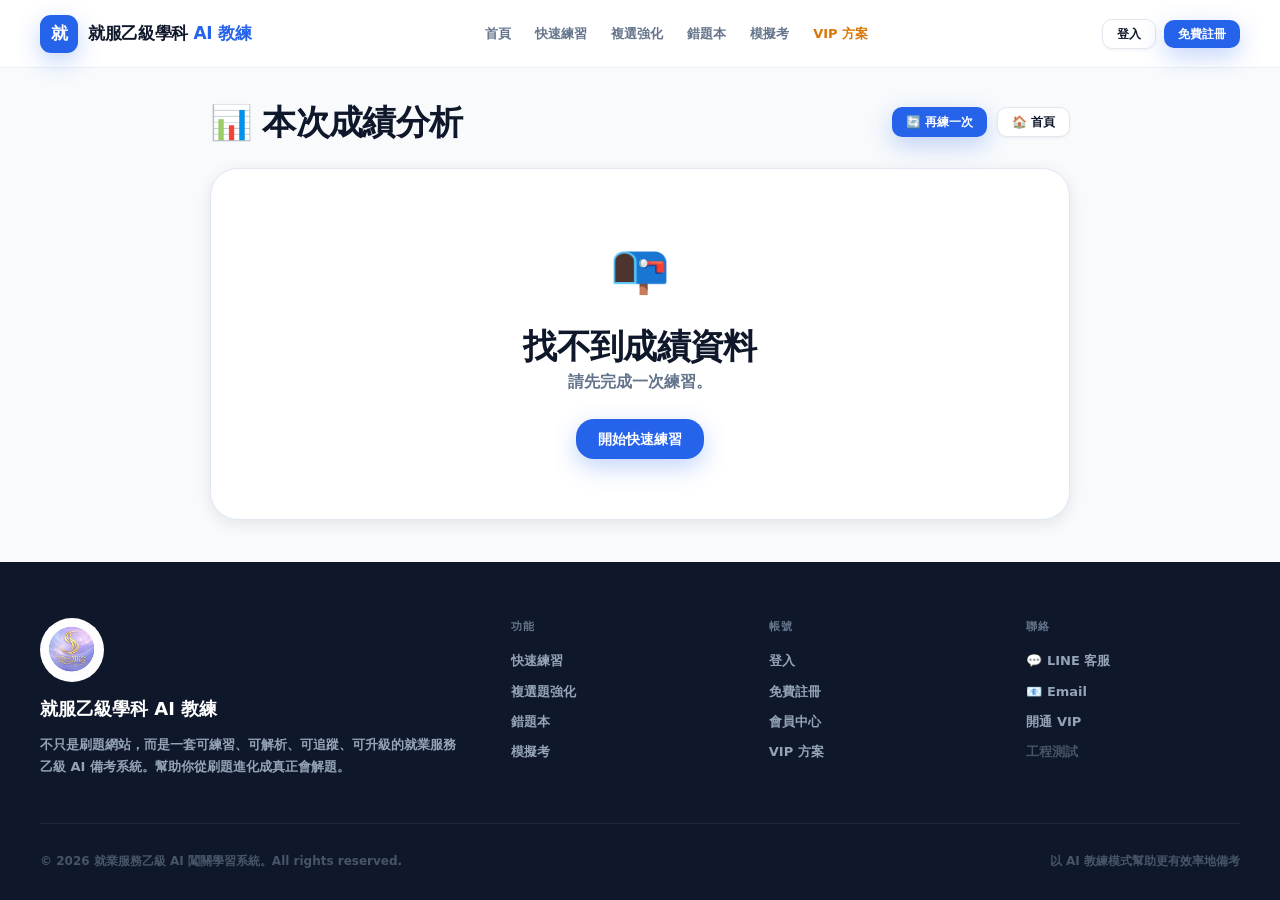
<file: docs/result.html>
<!DOCTYPE html>
<html lang="zh-Hant">
<head>
  <meta charset="utf-8">
  <meta name="viewport" content="width=device-width,initial-scale=1">
  <title>成績分析｜就業服務乙級 AI 闖關學習系統</title>
  <link rel="stylesheet" href="assets/css/style.css">
</head>
<body>
<div id="app-header"></div>
<main>
<section class="section-xs">
  <div class="container" style="max-width:860px">

    <div style="display:flex;align-items:center;justify-content:space-between;flex-wrap:wrap;gap:12px;margin-bottom:24px">
      <h2 style="margin:0">📊 本次成績分析</h2>
      <div style="display:flex;gap:10px;flex-wrap:wrap">
        <a href="quiz.html" class="btn btn-primary btn-sm">🔄 再練一次</a>
        <a href="index.html" class="btn btn-secondary btn-sm">🏠 首頁</a>
      </div>
    </div>

    <!-- Score card -->
    <div id="result-main" style="display:none"></div>

    <div id="result-score-card" class="result-score-card">
      <div class="spinner" style="margin:0 auto"></div>
    </div>

    <!-- Category stats -->
    <div class="card mb-24">
      <h3 style="margin-bottom:20px">各類別成績</h3>
      <div id="result-category">
        <div style="text-align:center;padding:20px;color:var(--muted)">載入中…</div>
      </div>
    </div>

    <!-- VIP upsell banner -->
    <div class="vip-banner mb-24" id="result-vip-banner" style="display:none">
      <div class="vip-banner-text">
        <div class="title">⭐ 升級 VIP，強化你的弱點！</div>
        <div class="desc">複選題專項強化 + 正式模擬考 + 完整錯題管理，一次解決</div>
      </div>
      <a href="pricing.html" class="btn btn-dark" style="white-space:nowrap">查看 VIP 方案</a>
    </div>

    <!-- CTA grid -->
    <div id="result-cta"></div>

    <!-- Detail section -->
    <div class="card mt-24">
      <div style="display:flex;align-items:center;justify-content:space-between;margin-bottom:20px;flex-wrap:wrap;gap:12px">
        <h3 style="margin:0">逐題詳解</h3>
        <div style="display:flex;gap:8px">
          <button class="filter-chip active" onclick="ResultPage.filterDetail(this,'all')">全部</button>
          <button class="filter-chip" onclick="ResultPage.filterDetail(this,'wrong')">只看錯題</button>
          <button class="filter-chip" onclick="ResultPage.filterDetail(this,'correct')">只看答對</button>
        </div>
      </div>
      <div id="result-details">
        <div style="text-align:center;padding:20px;color:var(--muted)">載入中…</div>
      </div>
    </div>

  </div>
</section>
</main>
<div id="app-footer"></div>

<script src="assets/js/config.js"></script>
<script src="assets/js/app.js?v=2"></script>
<script src="assets/js/auth.js?v=2"></script>
<script src="assets/js/result.js"></script>
<script>
/* Extend ResultPage with filter */
document.addEventListener('DOMContentLoaded', function() {
  /* Show VIP banner for non-VIP — only when stats are present */
  var stats = Store.get(APP_CONFIG.KEYS.QUIZ_RESULT);
  if (!stats || !stats.details) return;
  var user = Store.get(APP_CONFIG.KEYS.USER);
  if (!user || user.role !== 'vip') {
    var banner = document.getElementById('result-vip-banner');
    if (banner) banner.style.display = 'flex';
  }
});

window.ResultPage = window.ResultPage || {};
ResultPage.filterDetail = function(btn, type) {
  document.querySelectorAll('#result-details .result-detail-item').forEach(function(el) {
    if (type === 'all')     el.style.display = '';
    else if (type === 'wrong')   el.style.display = el.classList.contains('wrong')   ? '' : 'none';
    else if (type === 'correct') el.style.display = el.classList.contains('correct') ? '' : 'none';
  });
  document.querySelectorAll('.filter-chip').forEach(function(c){ c.classList.remove('active'); });
  btn.classList.add('active');
};
ResultPage.toggleDetail = function(el) {
  var analysis = el.nextElementSibling;
  if (analysis) {
    var open = analysis.style.display === 'block';
    analysis.style.display = open ? 'none' : 'block';
    var arrow = el.querySelector('span:last-child span:last-child');
    if (arrow) arrow.textContent = open ? '▼' : '▲';
  }
};
</script>
</body>
</html>
</file>
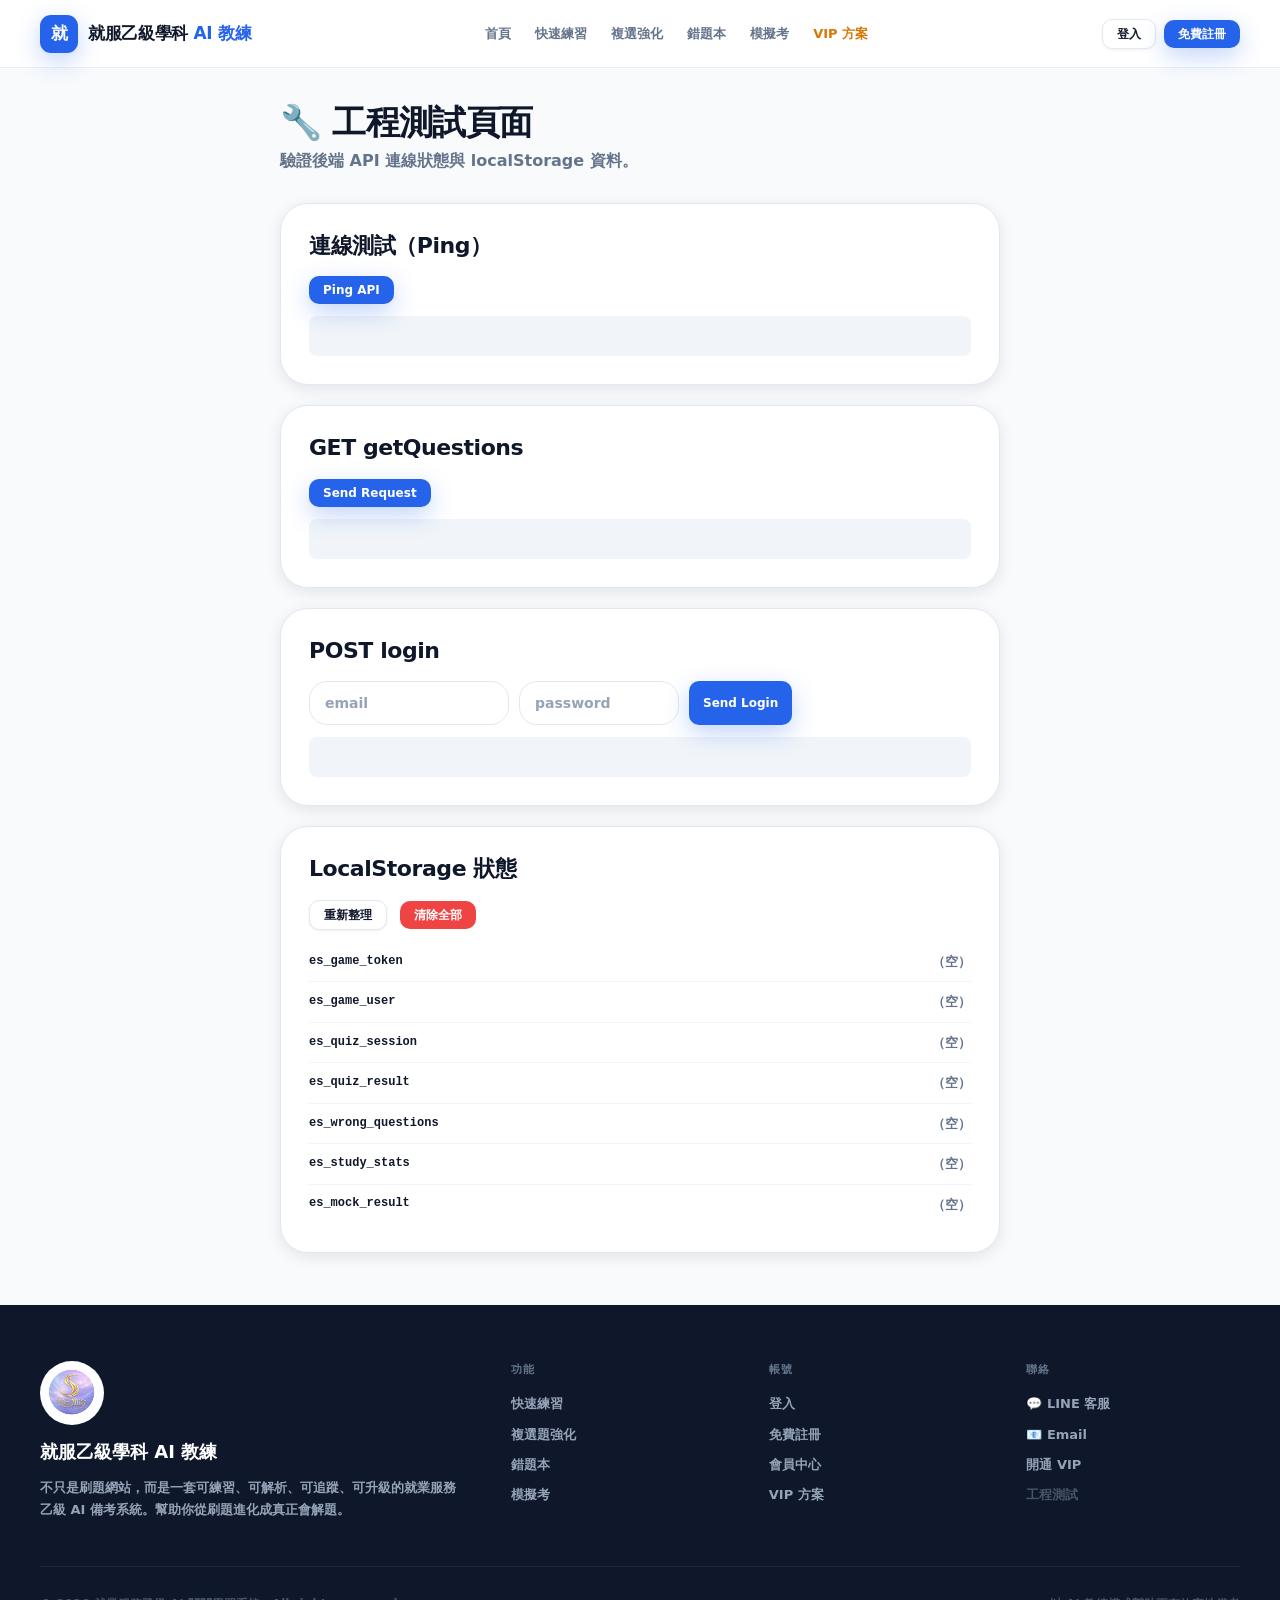
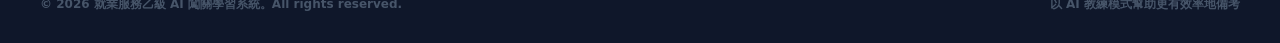
<file: docs/test-api.html>
<!DOCTYPE html>
<html lang="zh-Hant">
<head>
  <meta charset="utf-8">
  <meta name="viewport" content="width=device-width,initial-scale=1">
  <title>API 測試｜就業服務乙級 AI 闖關學習系統</title>
  <link rel="stylesheet" href="assets/css/style.css">
</head>
<body>
<div id="app-header"></div>
<main>
<section class="section-xs">
  <div class="container" style="max-width:720px">
    <h2 style="margin-bottom:4px">🔧 工程測試頁面</h2>
    <p style="color:var(--muted);margin-bottom:28px">驗證後端 API 連線狀態與 localStorage 資料。</p>

    <!-- Ping -->
    <div class="card mb-20">
      <h3 class="mb-16">連線測試（Ping）</h3>
      <button class="btn btn-primary btn-sm" onclick="TestPage.ping()">Ping API</button>
      <pre id="tp-ping" class="mb-0" style="margin-top:12px;background:var(--bg-2);padding:12px;border-radius:8px;font-size:13px;min-height:40px;white-space:pre-wrap"></pre>
    </div>

    <!-- getQuestions -->
    <div class="card mb-20">
      <h3 class="mb-16">GET getQuestions</h3>
      <button class="btn btn-primary btn-sm" onclick="TestPage.getQuestions()">Send Request</button>
      <pre id="tp-questions" style="margin-top:12px;background:var(--bg-2);padding:12px;border-radius:8px;font-size:13px;min-height:40px;white-space:pre-wrap"></pre>
    </div>

    <!-- POST login -->
    <div class="card mb-20">
      <h3 class="mb-16">POST login</h3>
      <div style="display:flex;gap:10px;flex-wrap:wrap;margin-bottom:12px">
        <input type="email" id="tp-email" class="form-control" placeholder="email" style="max-width:200px">
        <input type="password" id="tp-pw" class="form-control" placeholder="password" style="max-width:160px">
        <button class="btn btn-primary btn-sm" onclick="TestPage.login()">Send Login</button>
      </div>
      <pre id="tp-login" style="background:var(--bg-2);padding:12px;border-radius:8px;font-size:13px;min-height:40px;white-space:pre-wrap"></pre>
    </div>

    <!-- LocalStorage inspector -->
    <div class="card mb-20">
      <h3 class="mb-16">LocalStorage 狀態</h3>
      <button class="btn btn-secondary btn-sm" onclick="TestPage.inspectLS()">重新整理</button>
      <button class="btn btn-danger btn-sm" style="margin-left:8px" onclick="TestPage.clearLS()">清除全部</button>
      <div id="tp-ls" style="margin-top:12px;font-size:13px"></div>
    </div>

  </div>
</section>
</main>
<div id="app-footer"></div>

<script src="assets/js/config.js"></script>
<script src="assets/js/app.js?v=2"></script>
<script src="assets/js/auth.js?v=2"></script>
<script>
window.TestPage = {
  _show: function(id, data) {
    document.getElementById(id).textContent = JSON.stringify(data, null, 2);
  },
  ping: function() {
    document.getElementById('tp-ping').textContent = '請求中…';
    Api.get('ping').then(function(r){ TestPage._show('tp-ping', r); })
      .catch(function(e){ document.getElementById('tp-ping').textContent = '❌ ' + e.message; });
  },
  getQuestions: function() {
    document.getElementById('tp-questions').textContent = '請求中…';
    var user = Store.get(APP_CONFIG.KEYS.USER);
    Api.get('getQuestions', user ? { token: user.token || '' } : {})
      .then(function(r){ TestPage._show('tp-questions', { count: (r.questions||r.data||[]).length, ok: r.ok||r.success, sample: (r.questions||r.data||[])[0] }); })
      .catch(function(e){ document.getElementById('tp-questions').textContent = '❌ ' + e.message; });
  },
  login: function() {
    var email = document.getElementById('tp-email').value.trim();
    var pw    = document.getElementById('tp-pw').value;
    document.getElementById('tp-login').textContent = '請求中…';
    Auth.login(email, pw).then(function(r){ TestPage._show('tp-login', r); })
      .catch(function(e){ document.getElementById('tp-login').textContent = '❌ ' + e.message; });
  },
  inspectLS: function() {
    var keys = Object.values(APP_CONFIG.KEYS);
    var el = document.getElementById('tp-ls');
    el.innerHTML = keys.map(function(k) {
      var raw = localStorage.getItem(k);
      var val = raw ? JSON.parse(raw) : null;
      var summary = val === null ? '<span style="color:var(--muted)">（空）</span>'
        : Array.isArray(val) ? '<span style="color:var(--primary)">[陣列 ' + val.length + ' 筆]</span>'
        : typeof val === 'object' ? '<span style="color:var(--success-dark)">{物件}</span>'
        : '<span>' + String(val).substring(0,60) + '</span>';
      return '<div class="stat-row"><span style="font-family:monospace;font-size:12px">' + k + '</span>' + summary + '</div>';
    }).join('');
  },
  clearLS: function() {
    Modal.confirm({ title:'清除 LocalStorage', body:'確定要清除所有學習資料嗎？此操作無法復原。', okText:'清除', okClass:'btn-danger' })
      .then(function(ok) {
        if (!ok) return;
        Object.values(APP_CONFIG.KEYS).forEach(function(k){ localStorage.removeItem(k); });
        Toast.success('已清除');
        TestPage.inspectLS();
      });
  }
};
document.addEventListener('DOMContentLoaded', function() { TestPage.inspectLS(); });
</script>
</body>
</html>
</file>
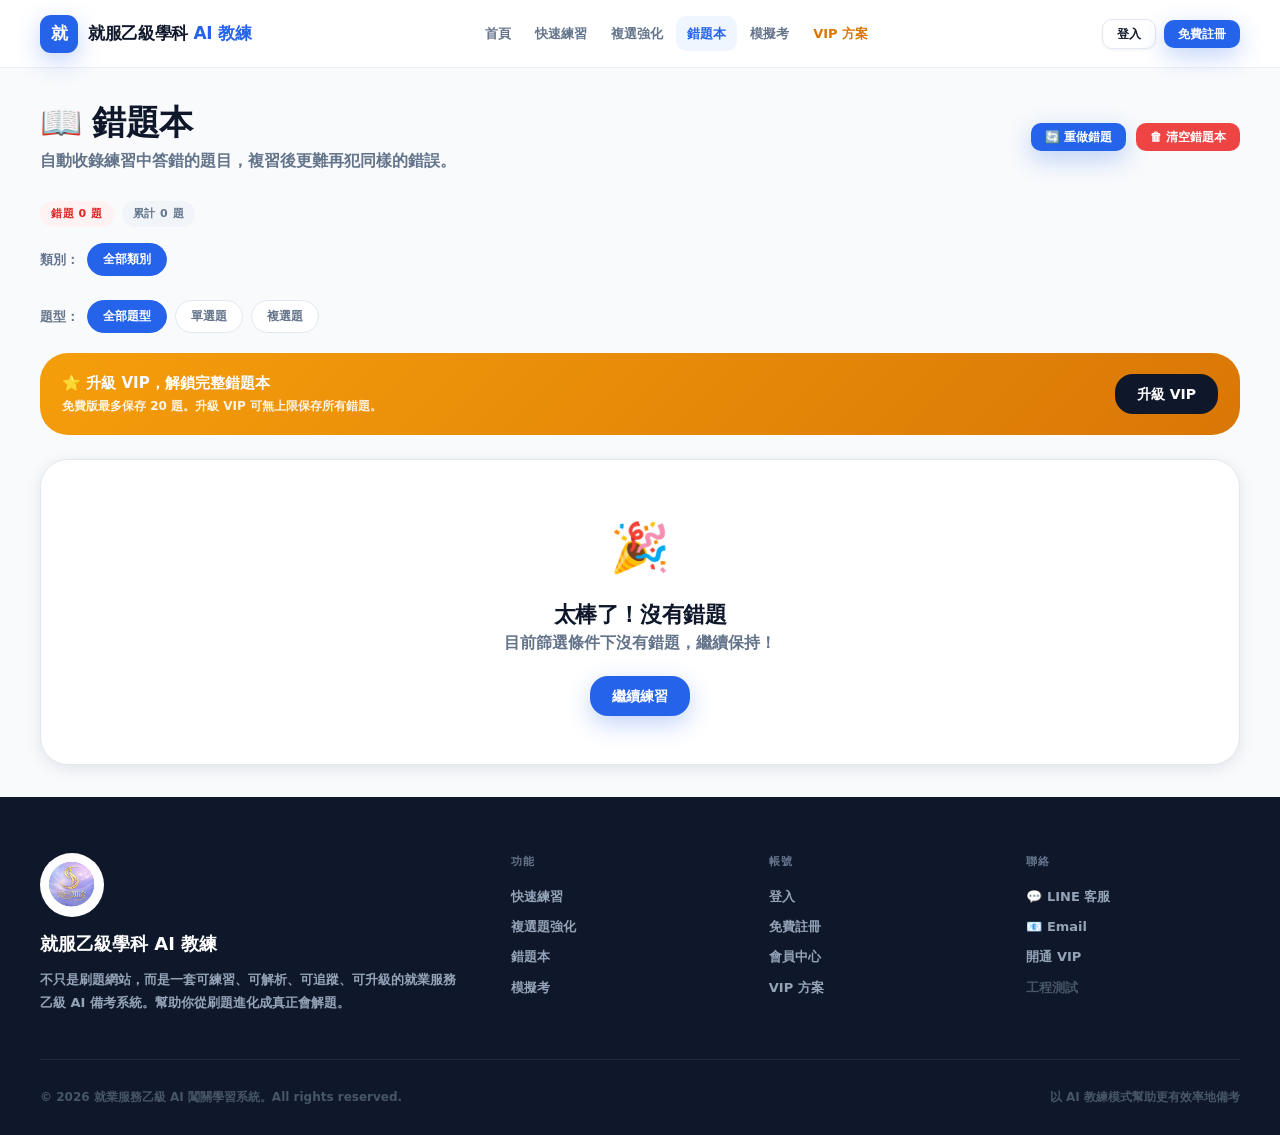
<file: docs/wrong-questions.html>
<!DOCTYPE html>
<html lang="zh-Hant">
<head>
  <meta charset="utf-8">
  <meta name="viewport" content="width=device-width,initial-scale=1">
  <title>錯題本｜就業服務乙級 AI 闖關學習系統</title>
  <meta name="description" content="就業服務乙級學科錯題本，系統記錄每次答錯的題目，AI 教練針對弱點重點解析，有效根除盲點，有效率地備考。">
  <meta name="keywords" content="就業服務乙級,就業服務乙級題庫,就業服務乙級學科,就業服務乙級考試,就業服務法,職業訓練法,勞動基準法,乙級技術士,就服乙級,就業服務乙級錯題">
  <meta name="robots" content="index, follow">
  <link rel="canonical" href="https://ccazhu-coder.github.io/simple-game/wrong-questions.html">
  <meta property="og:type" content="website">
  <meta property="og:title" content="錯題本｜就業服務乙級 AI 闖關學習系統">
  <meta property="og:description" content="就業服務乙級學科錯題本，系統記錄每次答錯的題目，AI 教練針對弱點重點解析。">
  <meta property="og:url" content="https://ccazhu-coder.github.io/simple-game/wrong-questions.html">
  <meta property="og:image" content="https://ccazhu-coder.github.io/simple-game/assets/img/logo-zhiji-zhitu.jpg">
  <meta name="twitter:card" content="summary">
  <meta name="twitter:title" content="錯題本｜就業服務乙級 AI 闖關學習系統">
  <meta name="twitter:description" content="就業服務乙級學科錯題本，系統記錄答錯題目，AI 教練針對弱點重點解析。">
  <meta name="twitter:image" content="https://ccazhu-coder.github.io/simple-game/assets/img/logo-zhiji-zhitu.jpg">
  <link rel="stylesheet" href="assets/css/style.css">
</head>
<body>
<div id="app-header"></div>
<main>
<section class="section-xs">
  <div class="container">

    <!-- Page header -->
    <div style="display:flex;align-items:center;justify-content:space-between;flex-wrap:wrap;gap:12px;margin-bottom:24px">
      <div>
        <h2 style="margin:0 0 4px">📖 錯題本</h2>
        <p style="margin:0">自動收錄練習中答錯的題目，複習後更難再犯同樣的錯誤。</p>
      </div>
      <div style="display:flex;gap:10px;flex-wrap:wrap">
        <button class="btn btn-primary btn-sm" onclick="WQ.retryWrong()">🔄 重做錯題</button>
        <button class="btn btn-danger btn-sm" onclick="WQ.clearAll()">🗑 清空錯題本</button>
      </div>
    </div>

    <!-- Stats -->
    <div id="wq-stats" class="mb-16"></div>

    <!-- Filters -->
    <div class="filter-bar">
      <span style="font-size:13px;font-weight:800;color:var(--muted)">類別：</span>
      <div id="wq-cat-filter" style="display:flex;gap:8px;flex-wrap:wrap"></div>
    </div>
    <div class="filter-bar" style="margin-bottom:20px">
      <span style="font-size:13px;font-weight:800;color:var(--muted)">題型：</span>
      <div id="wq-type-filter" style="display:flex;gap:8px">
        <button class="filter-chip active" onclick="WQ.filterType(this,'all')">全部題型</button>
        <button class="filter-chip" onclick="WQ.filterType(this,'single')">單選題</button>
        <button class="filter-chip" onclick="WQ.filterType(this,'multiple')">複選題</button>
      </div>
    </div>

    <!-- VIP banner for non-VIP -->
    <div id="wq-vip-banner" style="display:none" class="mb-20">
      <div class="vip-banner">
        <div class="vip-banner-text">
          <div class="title">⭐ 升級 VIP，解鎖完整錯題本</div>
          <div class="desc">免費版最多保存 20 題。升級 VIP 可無上限保存所有錯題。</div>
        </div>
        <a href="pricing.html" class="btn btn-dark" style="white-space:nowrap">升級 VIP</a>
      </div>
    </div>

    <!-- Wrong questions list -->
    <div id="wq-list">
      <div style="text-align:center;padding:60px 0;color:var(--muted)">
        <div class="spinner" style="margin:0 auto 12px"></div>載入中…
      </div>
    </div>

  </div>
</section>
</main>
<div id="app-footer"></div>

<script src="assets/js/config.js"></script>
<script src="assets/js/app.js?v=2"></script>
<script src="assets/js/auth.js?v=2"></script>
<script src="assets/js/wrong-questions.js"></script>
<script>
document.addEventListener('DOMContentLoaded', function() {
  var user = Store.get(APP_CONFIG.KEYS.USER);
  var banner = document.getElementById('wq-vip-banner');
  if (banner && !VipUtils.isVipActive(user)) banner.style.display = 'block';
});
</script>
</body>
</html>
</file>
<file: docs/assets/css/style.css>
/* ============================================================
   就業服務乙級 AI 闖關學習系統 — Design System & Global Styles
   ============================================================ */

/* ── CSS Variables ─────────────────────────────────────────── */
:root {
  --primary:        #2563EB;
  --primary-dark:   #1D4ED8;
  --primary-darker: #1E3A8A;
  --primary-light:  #EFF6FF;
  --primary-muted:  #BFDBFE;

  --secondary:      #7C3AED;
  --secondary-light:#F5F3FF;

  --success:        #22C55E;
  --success-light:  #F0FDF4;
  --success-dark:   #16A34A;

  --warning:        #F59E0B;
  --warning-light:  #FFFBEB;
  --warning-dark:   #D97706;

  --danger:         #EF4444;
  --danger-light:   #FEF2F2;
  --danger-dark:    #DC2626;

  --vip:            #F59E0B;
  --vip-dark:       #D97706;
  --vip-light:      #FFFBEB;
  --vip-gradient:   linear-gradient(135deg,#F59E0B 0%,#D97706 100%);

  --dark:           #0F172A;
  --dark-2:         #1E293B;
  --dark-3:         #334155;
  --muted:          #64748B;
  --muted-light:    #94A3B8;
  --border:         #E2E8F0;
  --border-light:   #F1F5F9;
  --bg:             #F8FAFC;
  --bg-2:           #F1F5F9;
  --card:           #FFFFFF;

  --font: "Noto Sans TC","Microsoft JhengHei","PingFang TC",system-ui,sans-serif;

  --max-w: 1200px;
  --nav-h: 68px;

  --r-xs: 6px;
  --r-sm: 10px;
  --r:    14px;
  --r-md: 18px;
  --r-lg: 22px;
  --r-xl: 28px;
  --r-2xl:36px;
  --r-full:9999px;

  --shadow-xs: 0 1px 3px rgba(15,23,42,.06);
  --shadow-sm: 0 2px 8px rgba(15,23,42,.08);
  --shadow:    0 4px 16px rgba(15,23,42,.09);
  --shadow-md: 0 8px 28px rgba(15,23,42,.11);
  --shadow-lg: 0 16px 48px rgba(15,23,42,.13);
  --shadow-xl: 0 28px 72px rgba(15,23,42,.16);
  --shadow-p:  0 8px 24px rgba(37,99,235,.28);
  --shadow-vip:0 8px 24px rgba(245,158,11,.28);

  --t:  .18s ease;
  --ts: .28s ease;
}

/* ── Reset & Base ──────────────────────────────────────────── */
*,*::before,*::after{box-sizing:border-box;margin:0;padding:0}
html{scroll-behavior:smooth;font-size:16px}
body{
  font-family:var(--font);
  background:var(--bg);
  color:var(--dark);
  line-height:1.65;
  -webkit-font-smoothing:antialiased;
  min-height:100vh;
  display:flex;
  flex-direction:column;
}
main{flex:1}
a{text-decoration:none;color:inherit}
img{max-width:100%;display:block}
ul,ol{list-style:none}
input,button,textarea,select{font-family:inherit}
button{cursor:pointer;border:none;background:none}

/* ── Typography ────────────────────────────────────────────── */
h1,h2,h3,h4,h5,h6{font-weight:900;line-height:1.3;letter-spacing:-.02em}
h1{font-size:clamp(26px,4vw,46px)}
h2{font-size:clamp(20px,3vw,34px)}
h3{font-size:clamp(16px,2.5vw,22px)}
p{color:var(--muted);font-weight:600}
.text-gradient{
  background:linear-gradient(135deg,var(--primary) 0%,var(--secondary) 100%);
  -webkit-background-clip:text;background-clip:text;color:transparent
}
.text-vip{
  background:var(--vip-gradient);
  -webkit-background-clip:text;background-clip:text;color:transparent
}

/* ── Layout ────────────────────────────────────────────────── */
.container{width:min(var(--max-w),calc(100% - 40px));margin:0 auto}
.section{padding:80px 0}
.section-sm{padding:48px 0}
.section-xs{padding:32px 0}
.grid-2{display:grid;grid-template-columns:repeat(2,1fr);gap:24px}
.grid-3{display:grid;grid-template-columns:repeat(3,1fr);gap:24px}
.grid-4{display:grid;grid-template-columns:repeat(4,1fr);gap:24px}
.flex{display:flex}
.flex-center{display:flex;align-items:center;justify-content:center}
.flex-between{display:flex;align-items:center;justify-content:space-between}
.flex-wrap{flex-wrap:wrap}
.items-start{align-items:flex-start}
.gap-4{gap:4px}.gap-8{gap:8px}.gap-12{gap:12px}.gap-16{gap:16px}
.gap-20{gap:20px}.gap-24{gap:24px}.gap-32{gap:32px}.gap-40{gap:40px}
.text-center{text-align:center}
.text-left{text-align:left}
.w-full{width:100%}
.mb-4{margin-bottom:4px}.mb-8{margin-bottom:8px}.mb-12{margin-bottom:12px}
.mb-16{margin-bottom:16px}.mb-20{margin-bottom:20px}.mb-24{margin-bottom:24px}
.mb-28{margin-bottom:28px}.mb-32{margin-bottom:32px}.mb-40{margin-bottom:40px}.mb-48{margin-bottom:48px}
.mt-8{margin-top:8px}.mt-16{margin-top:16px}.mt-24{margin-top:24px}
.mt-32{margin-top:32px}.mt-48{margin-top:48px}

/* ── Navigation ────────────────────────────────────────────── */
.nav{
  position:sticky;top:0;z-index:100;
  background:rgba(255,255,255,.92);
  backdrop-filter:blur(18px);-webkit-backdrop-filter:blur(18px);
  border-bottom:1px solid rgba(226,232,240,.7);
  height:var(--nav-h);
}
.nav-inner{
  display:flex;align-items:center;justify-content:space-between;
  height:100%;gap:16px
}
.nav-brand{
  display:flex;align-items:center;gap:10px;
  font-weight:900;font-size:17px;letter-spacing:-.02em;
  flex-shrink:0;white-space:nowrap
}
.nav-brand-badge{
  width:38px;height:38px;border-radius:11px;
  background:var(--primary);color:#fff;
  display:grid;place-items:center;
  font-size:17px;font-weight:900;
  box-shadow:var(--shadow-p);flex-shrink:0
}
.nav-links{
  display:flex;align-items:center;gap:2px;flex:1;justify-content:center
}
.nav-link{
  padding:7px 11px;border-radius:var(--r-sm);
  font-weight:700;font-size:13px;color:var(--muted);
  transition:var(--t);white-space:nowrap
}
.nav-link:hover{background:var(--bg);color:var(--dark)}
.nav-link.active{background:var(--primary-light);color:var(--primary)}
.nav-link.vip-link{color:var(--vip-dark)}
.nav-link.vip-link:hover{background:var(--vip-light)}
.nav-actions{display:flex;align-items:center;gap:8px;flex-shrink:0}
.nav-user-badge{
  display:inline-flex;align-items:center;gap:6px;
  padding:5px 12px;border-radius:var(--r-full);
  font-size:12px;font-weight:800
}
.nav-hamburger{
  display:none;width:38px;height:38px;border-radius:var(--r);
  background:var(--bg);flex-direction:column;
  align-items:center;justify-content:center;gap:5px;cursor:pointer
}
.nav-hamburger span{
  width:18px;height:2px;background:var(--dark);
  border-radius:2px;transition:var(--t)
}
.nav-drawer{
  display:none;position:fixed;
  top:var(--nav-h);left:0;right:0;bottom:0;
  background:rgba(15,23,42,.55);z-index:99
}
.nav-drawer.open{display:block}
.nav-drawer-inner{
  background:#fff;padding:20px;
  display:flex;flex-direction:column;gap:6px;
  max-height:calc(100vh - var(--nav-h));overflow-y:auto;
  box-shadow:var(--shadow-lg)
}
.nav-drawer-link{
  display:block;padding:13px 16px;border-radius:var(--r-md);
  font-weight:700;font-size:15px;color:var(--dark);transition:var(--t)
}
.nav-drawer-link:hover{background:var(--bg)}
.nav-drawer-divider{height:1px;background:var(--border);margin:6px 0}

/* ── Buttons ───────────────────────────────────────────────── */
.btn{
  display:inline-flex;align-items:center;justify-content:center;
  gap:8px;padding:13px 22px;border-radius:var(--r-md);
  font-weight:800;font-size:14px;transition:var(--t);
  white-space:nowrap;cursor:pointer;border:none;line-height:1
}
.btn:hover{transform:translateY(-1px)}
.btn:active{transform:translateY(0)}
.btn:disabled,.btn[disabled]{opacity:.55;cursor:not-allowed;transform:none!important;pointer-events:none}
.btn-primary{background:var(--primary);color:#fff;box-shadow:var(--shadow-p)}
.btn-primary:hover{background:var(--primary-dark)}
.btn-secondary{background:#fff;color:var(--dark);border:1.5px solid var(--border);box-shadow:var(--shadow-xs)}
.btn-secondary:hover{border-color:var(--primary);color:var(--primary);background:var(--primary-light)}
.btn-vip{background:var(--vip-gradient);color:#fff;box-shadow:var(--shadow-vip)}
.btn-vip:hover{filter:brightness(1.06)}
.btn-dark{background:var(--dark);color:#fff}
.btn-dark:hover{background:var(--dark-2)}
.btn-danger{background:var(--danger);color:#fff}
.btn-danger:hover{background:var(--danger-dark)}
.btn-success{background:var(--success);color:#fff}
.btn-success:hover{background:var(--success-dark)}
.btn-ghost{background:transparent;color:var(--primary);padding:11px 18px}
.btn-ghost:hover{background:var(--primary-light)}
.btn-outline{background:transparent;color:var(--primary);border:1.5px solid var(--primary)}
.btn-outline:hover{background:var(--primary-light)}
.btn-outline-vip{background:transparent;color:var(--vip-dark);border:1.5px solid var(--vip)}
.btn-outline-vip:hover{background:var(--vip-light)}
.btn-sm{padding:8px 14px;font-size:12px;border-radius:var(--r-sm)}
.btn-lg{padding:16px 28px;font-size:16px;border-radius:var(--r-lg)}
.btn-xl{padding:18px 36px;font-size:17px;border-radius:var(--r-xl)}
.btn-block{width:100%;justify-content:center}
.btn-icon{width:42px;height:42px;padding:0;border-radius:var(--r-md)}

/* ── Badges ────────────────────────────────────────────────── */
.badge{
  display:inline-flex;align-items:center;gap:4px;
  padding:4px 11px;border-radius:var(--r-full);
  font-size:11px;font-weight:800;letter-spacing:.05em
}
.badge-blue   {background:var(--primary-light);color:var(--primary)}
.badge-purple {background:var(--secondary-light);color:var(--secondary)}
.badge-orange {background:#FFF7ED;color:#EA580C}
.badge-green  {background:var(--success-light);color:var(--success-dark)}
.badge-red    {background:var(--danger-light);color:var(--danger-dark)}
.badge-vip    {background:var(--vip-light);color:var(--vip-dark)}
.badge-dark   {background:var(--dark);color:#fff}
.badge-gray   {background:var(--bg-2);color:var(--muted)}

/* ── Cards ─────────────────────────────────────────────────── */
.card{
  background:var(--card);border:1px solid var(--border);
  border-radius:var(--r-xl);box-shadow:var(--shadow);padding:28px
}
.card-sm{padding:20px;border-radius:var(--r-lg)}
.card-lg{padding:40px;border-radius:var(--r-2xl)}
.card-hover{transition:var(--ts)}
.card-hover:hover{transform:translateY(-4px);box-shadow:var(--shadow-lg);border-color:var(--primary-muted)}
.card-dark{background:var(--dark);color:#fff;border:1px solid rgba(255,255,255,.07)}
.card-primary{background:linear-gradient(135deg,var(--primary) 0%,var(--primary-darker) 100%);color:#fff;border:none}
.card-vip{background:linear-gradient(135deg,#FFFBEB 0%,#FFF7ED 100%);border-color:var(--vip)}

/* ── Forms ─────────────────────────────────────────────────── */
.form-group{margin-bottom:20px}
.form-label{display:block;font-weight:800;font-size:13px;margin-bottom:7px;color:var(--dark)}
.form-label .req{color:var(--danger);margin-left:2px}
.form-control{
  width:100%;padding:13px 15px;
  border:1.5px solid var(--border);border-radius:var(--r-md);
  font-size:14px;font-weight:600;color:var(--dark);background:#fff;
  transition:var(--t);outline:none
}
.form-control:focus{border-color:var(--primary);box-shadow:0 0 0 3px rgba(37,99,235,.1)}
.form-control::placeholder{color:var(--muted-light)}
.form-control.is-error{border-color:var(--danger)}
.form-error{font-size:12px;font-weight:700;color:var(--danger);margin-top:5px}
.form-hint{font-size:12px;font-weight:600;color:var(--muted);margin-top:5px}
.form-select{
  appearance:none;
  background-image:url("data:image/svg+xml,%3Csvg xmlns='http://www.w3.org/2000/svg' width='16' height='16' viewBox='0 0 24 24' fill='none' stroke='%2364748B' stroke-width='2'%3E%3Cpath d='M6 9l6 6 6-6'/%3E%3C/svg%3E");
  background-repeat:no-repeat;background-position:right 13px center;padding-right:38px
}
.form-check{display:flex;align-items:flex-start;gap:10px;cursor:pointer;margin-bottom:10px}
.form-check-input{
  width:18px;height:18px;border:2px solid var(--border);border-radius:5px;
  cursor:pointer;flex-shrink:0;margin-top:2px;accent-color:var(--primary)
}
.form-check-label{font-weight:600;font-size:14px;color:var(--dark)}

/* ── Progress ──────────────────────────────────────────────── */
.progress-wrap{background:var(--border-light);border-radius:var(--r-full);height:10px;overflow:hidden}
.progress-bar{
  height:100%;background:linear-gradient(90deg,var(--primary),#60A5FA);
  border-radius:var(--r-full);transition:width .4s ease
}
.progress-bar.success{background:linear-gradient(90deg,var(--success),#86EFAC)}
.progress-bar.vip{background:var(--vip-gradient)}
.progress-bar.danger{background:linear-gradient(90deg,var(--danger),#FCA5A5)}

/* ── Hero ──────────────────────────────────────────────────── */
.hero{
  padding:80px 0 56px;
  background:linear-gradient(160deg,#EFF6FF 0%,#F8FAFC 60%,#F5F3FF 100%);
  position:relative;overflow:hidden
}
.hero::before{
  content:'';position:absolute;top:-30%;right:-8%;
  width:600px;height:600px;border-radius:50%;
  background:radial-gradient(circle,rgba(37,99,235,.07) 0%,transparent 70%);
  pointer-events:none
}
.hero::after{
  content:'';position:absolute;bottom:-20%;left:-5%;
  width:400px;height:400px;border-radius:50%;
  background:radial-gradient(circle,rgba(124,58,237,.05) 0%,transparent 70%);
  pointer-events:none
}
.hero-eyebrow{
  display:inline-flex;align-items:center;gap:8px;
  padding:6px 14px;background:var(--primary-light);color:var(--primary);
  border-radius:var(--r-full);font-size:12px;font-weight:800;margin-bottom:20px
}
.hero-title{
  font-size:clamp(30px,5vw,54px);font-weight:900;
  letter-spacing:-.03em;line-height:1.15;margin-bottom:20px
}
.hero-sub{
  font-size:clamp(14px,2vw,17px);color:var(--muted);font-weight:600;
  line-height:1.75;max-width:540px;margin-bottom:36px
}
.hero-actions{display:flex;gap:12px;flex-wrap:wrap;align-items:center}
.hero-stats{display:flex;gap:36px;margin-top:52px;flex-wrap:wrap}
.hero-stat-val{font-size:30px;font-weight:900;color:var(--primary);letter-spacing:-.02em}
.hero-stat-lbl{font-size:12px;color:var(--muted);font-weight:700;margin-top:2px}

/* ── Feature Cards ─────────────────────────────────────────── */
.feature-icon{
  width:52px;height:52px;border-radius:var(--r-md);
  display:grid;place-items:center;font-size:24px;margin-bottom:16px
}
.feature-title{font-size:17px;font-weight:900;margin-bottom:8px}
.feature-desc{font-size:13px;color:var(--muted);font-weight:600;line-height:1.75}

/* ── Comparison Table ──────────────────────────────────────── */
.compare-wrap{overflow-x:auto;border-radius:var(--r-xl);box-shadow:var(--shadow)}
.compare-table{width:100%;border-collapse:collapse;min-width:500px}
.compare-table th,.compare-table td{
  padding:14px 18px;text-align:center;
  font-weight:700;border-bottom:1px solid var(--border)
}
.compare-table th{background:var(--dark);color:#fff;font-size:14px;font-weight:900}
.compare-table th.vip-col{background:linear-gradient(135deg,#D97706 0%,#F59E0B 100%)}
.compare-table td:first-child{text-align:left;font-size:13px;font-weight:700}
.compare-table tr:nth-child(even) td{background:var(--bg)}
.compare-table tr:hover td{background:var(--primary-light)}
.compare-table tr:last-child td{border-bottom:none}
.chk{color:var(--success);font-size:16px}
.crs{color:var(--muted-light);font-size:16px}

/* ── Pricing ───────────────────────────────────────────────── */
.pricing-card{
  background:#fff;border:2px solid var(--border);
  border-radius:var(--r-2xl);padding:36px;position:relative;
  transition:var(--ts)
}
.pricing-card.featured{
  border-color:var(--vip);box-shadow:var(--shadow-vip);
  transform:translateY(-8px)
}
.pricing-popular-badge{
  position:absolute;top:-14px;left:50%;transform:translateX(-50%);
  background:var(--vip-gradient);color:#fff;
  padding:5px 16px;border-radius:var(--r-full);
  font-size:11px;font-weight:900;white-space:nowrap
}
.pricing-name{font-size:12px;font-weight:800;letter-spacing:.1em;text-transform:uppercase;color:var(--muted);margin-bottom:8px}
.pricing-price{font-size:48px;font-weight:900;letter-spacing:-.04em;line-height:1;margin-bottom:4px}
.pricing-price sup{font-size:22px;vertical-align:top;margin-top:10px}
.pricing-period{font-size:13px;color:var(--muted);font-weight:700}
.pricing-divider{height:1px;background:var(--border);margin:24px 0}
.pricing-features{display:flex;flex-direction:column;gap:11px;margin-bottom:28px}
.pricing-feature{display:flex;align-items:flex-start;gap:10px;font-size:13px;font-weight:600}
.pricing-feature .icon{flex-shrink:0;font-size:15px;margin-top:1px}

/* ── Quiz Layout ───────────────────────────────────────────── */
.quiz-layout{
  display:grid;grid-template-columns:1fr 300px;
  gap:24px;padding:28px 0 60px;align-items:start
}
.quiz-card{
  background:#fff;border:1px solid var(--border);
  border-radius:var(--r-2xl);box-shadow:var(--shadow);padding:32px
}
.quiz-topbar{
  display:flex;align-items:center;justify-content:space-between;
  gap:12px;margin-bottom:16px;flex-wrap:wrap
}
.quiz-progress-text{font-size:15px;font-weight:900}
.quiz-meta{display:flex;gap:8px;flex-wrap:wrap;margin:14px 0 22px}
.quiz-question-title{
  font-size:clamp(17px,2.5vw,22px);font-weight:900;
  line-height:1.6;margin-bottom:24px;color:var(--dark)
}

/* Options */
.option{
  display:flex;gap:13px;align-items:flex-start;
  padding:15px 17px;border:2px solid var(--border);
  border-radius:var(--r-lg);margin-bottom:11px;cursor:pointer;
  transition:var(--t);background:#fff
}
.option:hover:not(.disabled){border-color:var(--primary-muted);background:#FAFCFF}
.option.selected{border-color:var(--primary);background:var(--primary-light)}
.option.correct{border-color:var(--success);background:var(--success-light)}
.option.wrong{border-color:var(--danger);background:var(--danger-light)}
.option.disabled{cursor:default;pointer-events:none}
.option.correct-unmarked{border-color:var(--success);border-style:dashed}
.option-key{
  width:38px;height:38px;border-radius:var(--r-sm);
  background:var(--bg-2);color:var(--muted);
  display:grid;place-items:center;font-weight:900;font-size:14px;
  flex-shrink:0;transition:var(--t)
}
.option.selected  .option-key{background:var(--primary);color:#fff}
.option.correct   .option-key{background:var(--success);color:#fff}
.option.wrong     .option-key{background:var(--danger);color:#fff}
.option-text{font-weight:700;font-size:14px;line-height:1.65;color:var(--dark);padding-top:8px}
.option-suffix{margin-left:auto;flex-shrink:0;font-size:18px;padding-top:8px}

/* Quiz Actions */
.quiz-actions{
  display:flex;gap:10px;margin-top:28px;flex-wrap:wrap;align-items:center
}

/* Analysis */
.analysis-section{
  margin-top:28px;padding:28px;
  background:var(--dark);border-radius:var(--r-xl);color:#fff
}
.analysis-result{
  display:flex;align-items:center;gap:10px;
  padding:14px 18px;border-radius:var(--r-lg);
  margin-bottom:20px;font-size:15px;font-weight:900
}
.analysis-result.correct{background:rgba(34,197,94,.15);color:#86EFAC}
.analysis-result.wrong{background:rgba(239,68,68,.15);color:#FCA5A5}
.analysis-h3{font-size:18px;font-weight:900;margin-bottom:14px;color:#fff}
.analysis-block{
  background:rgba(255,255,255,.06);border-radius:var(--r-lg);
  padding:14px 16px;margin-bottom:8px
}
.analysis-block:last-child{margin-bottom:0}
.analysis-label{
  font-size:10px;font-weight:900;letter-spacing:.14em;
  text-transform:uppercase;color:#93C5FD;margin-bottom:7px
}
.analysis-text{font-size:13px;font-weight:600;color:#E2E8F0;line-height:1.75}
.analysis-correct-ans{
  display:flex;align-items:center;gap:8px;
  padding:10px 14px;border-radius:var(--r);
  background:rgba(34,197,94,.12);color:#86EFAC;
  font-weight:800;font-size:13px;margin-bottom:16px
}

/* Quiz Side */
.quiz-side-card{
  background:#fff;border:1px solid var(--border);
  border-radius:var(--r-xl);padding:22px;
  box-shadow:var(--shadow-xs);
  position:sticky;top:calc(var(--nav-h) + 20px)
}
.side-title{font-size:15px;font-weight:900;margin-bottom:14px}
.stat-row{
  display:flex;justify-content:space-between;align-items:center;
  padding:9px 0;border-bottom:1px solid var(--border-light);
  font-size:13px;font-weight:700
}
.stat-row:last-child{border-bottom:none}
.stat-val{font-weight:900}

/* ── Result Page ───────────────────────────────────────────── */
.result-score-card{
  text-align:center;padding:48px;
  background:linear-gradient(135deg,var(--dark) 0%,var(--dark-2) 100%);
  border-radius:var(--r-2xl);color:#fff;margin-bottom:28px
}
.result-score{font-size:76px;font-weight:900;line-height:1;letter-spacing:-.04em}
.result-score.pass{color:#86EFAC}
.result-score.fail{color:#FCA5A5}
.result-label{font-size:22px;font-weight:900;margin-top:8px}
.result-label.pass{color:#86EFAC}
.result-label.fail{color:#FCA5A5}
.result-stats{display:grid;grid-template-columns:repeat(3,1fr);gap:14px;margin:28px 0 0}
.result-stat{
  text-align:center;padding:18px;
  background:rgba(255,255,255,.07);border-radius:var(--r-lg)
}
.result-stat-val{font-size:26px;font-weight:900;letter-spacing:-.02em}
.result-stat-lbl{font-size:11px;font-weight:700;color:#94A3B8;margin-top:4px}
.result-detail-item{
  background:#fff;border:1px solid var(--border);
  border-radius:var(--r-lg);padding:18px;margin-bottom:10px
}
.result-detail-item.correct{border-left:4px solid var(--success)}
.result-detail-item.wrong{border-left:4px solid var(--danger)}
.result-detail-item.skipped{border-left:4px solid var(--muted-light)}
.result-detail-toggle{
  cursor:pointer;font-weight:800;font-size:14px;
  display:flex;align-items:flex-start;justify-content:space-between;gap:12px
}
.result-detail-analysis{
  margin-top:12px;padding-top:12px;
  border-top:1px solid var(--border-light);font-size:13px;color:var(--muted);
  font-weight:600;line-height:1.7;display:none
}
.result-cta-grid{display:grid;grid-template-columns:repeat(2,1fr);gap:16px;margin-top:28px}
.result-cta-card{
  padding:22px;border-radius:var(--r-xl);
  border:1px solid var(--border);text-align:center;
  transition:var(--ts);cursor:pointer
}
.result-cta-card:hover{transform:translateY(-3px);box-shadow:var(--shadow-md);border-color:var(--primary-muted)}
.result-cta-icon{font-size:28px;margin-bottom:10px}
.result-cta-title{font-size:15px;font-weight:900;margin-bottom:6px}
.result-cta-desc{font-size:12px;color:var(--muted);font-weight:600;margin-bottom:14px;line-height:1.6}

/* ── Wrong Questions ───────────────────────────────────────── */
.wq-item{
  background:#fff;border:1px solid var(--border);border-left:4px solid var(--danger);
  border-radius:var(--r-lg);padding:20px;margin-bottom:14px
}
.wq-header{display:flex;justify-content:space-between;align-items:flex-start;gap:12px;margin-bottom:10px}
.wq-question{font-weight:800;font-size:14px;line-height:1.65;flex:1}
.wq-answers{display:flex;gap:20px;font-size:12px;font-weight:700;margin-bottom:10px;flex-wrap:wrap}
.wq-your{color:var(--danger-dark)}
.wq-correct{color:var(--success-dark)}
.wq-analysis{
  font-size:12px;color:var(--muted);line-height:1.7;
  padding-top:10px;border-top:1px solid var(--border-light)
}
.wq-analysis-label{
  font-size:10px;font-weight:900;letter-spacing:.12em;
  text-transform:uppercase;color:var(--primary);margin-bottom:4px
}
.filter-bar{display:flex;gap:8px;flex-wrap:wrap;margin-bottom:24px;align-items:center}
.filter-chip{
  padding:7px 15px;border-radius:var(--r-full);
  border:1.5px solid var(--border);font-size:12px;font-weight:700;
  cursor:pointer;transition:var(--t);background:#fff;color:var(--muted)
}
.filter-chip:hover{border-color:var(--primary);color:var(--primary);background:var(--primary-light)}
.filter-chip.active{background:var(--primary);color:#fff;border-color:var(--primary)}

/* ── Mock Exam Timer ───────────────────────────────────────── */
.exam-timer{
  display:flex;align-items:center;gap:8px;
  padding:10px 18px;background:var(--dark);color:#fff;
  border-radius:var(--r-lg);font-size:20px;
  font-weight:900;letter-spacing:.06em
}
.exam-timer.warn{background:var(--warning);animation:pulse 1s infinite}
.exam-timer.danger{background:var(--danger);animation:pulse .5s infinite}
@keyframes pulse{0%,100%{opacity:1}50%{opacity:.8}}

/* ── Toast ─────────────────────────────────────────────────── */
#toast-container{
  position:fixed;top:calc(var(--nav-h) + 14px);right:14px;
  z-index:9999;display:flex;flex-direction:column;gap:9px;pointer-events:none
}
.toast{
  min-width:260px;max-width:360px;padding:13px 16px;
  border-radius:var(--r-md);font-weight:700;font-size:13px;
  display:flex;align-items:flex-start;gap:9px;
  box-shadow:var(--shadow-lg);animation:toastIn .25s ease;
  pointer-events:auto;background:#fff
}
@keyframes toastIn{from{opacity:0;transform:translateX(20px)}to{opacity:1;transform:translateX(0)}}
.toast.success{border-left:4px solid var(--success)}
.toast.error  {border-left:4px solid var(--danger)}
.toast.info   {border-left:4px solid var(--primary)}
.toast.warning{border-left:4px solid var(--warning)}
.toast-icon{font-size:16px;flex-shrink:0;margin-top:1px}
.toast-msg{flex:1;line-height:1.5}
.toast-close{
  width:20px;height:20px;border-radius:4px;
  background:var(--bg);border:none;cursor:pointer;
  display:grid;place-items:center;font-size:14px;
  flex-shrink:0;color:var(--muted);transition:var(--t)
}
.toast-close:hover{background:var(--border)}

/* ── Modal ─────────────────────────────────────────────────── */
.modal-overlay{
  position:fixed;inset:0;background:rgba(15,23,42,.6);
  z-index:9000;display:flex;align-items:center;
  justify-content:center;padding:20px;backdrop-filter:blur(4px)
}
.modal{
  background:#fff;border-radius:var(--r-2xl);
  padding:36px;max-width:460px;width:100%;
  box-shadow:var(--shadow-xl);animation:modalIn .22s ease
}
@keyframes modalIn{from{opacity:0;transform:scale(.96) translateY(8px)}to{opacity:1;transform:scale(1) translateY(0)}}
.modal-title{font-size:20px;font-weight:900;margin-bottom:10px}
.modal-body{color:var(--muted);font-weight:600;line-height:1.7;margin-bottom:24px;font-size:14px}
.modal-actions{display:flex;gap:10px;justify-content:flex-end}

/* ── Loading ───────────────────────────────────────────────── */
#loading-overlay{
  position:fixed;inset:0;background:rgba(248,250,252,.92);
  z-index:8000;display:none;flex-direction:column;
  align-items:center;justify-content:center;gap:14px;
  backdrop-filter:blur(4px)
}
#loading-overlay.active{display:flex}
.spinner{
  width:44px;height:44px;border:4px solid var(--border);
  border-top-color:var(--primary);border-radius:50%;
  animation:spin .7s linear infinite
}
@keyframes spin{to{transform:rotate(360deg)}}
.loading-text{font-weight:700;color:var(--muted);font-size:14px}

/* ── Auth Pages ────────────────────────────────────────────── */
.auth-page{
  min-height:calc(100vh - var(--nav-h));
  display:flex;align-items:center;justify-content:center;
  padding:40px 16px;
  background:linear-gradient(160deg,#EFF6FF 0%,var(--bg) 100%)
}
.auth-card{
  background:#fff;border-radius:var(--r-2xl);
  box-shadow:var(--shadow-xl);padding:44px;
  width:100%;max-width:440px
}
.auth-logo-wrap{text-align:center;margin-bottom:28px}
.auth-title{font-size:26px;font-weight:900;margin-bottom:8px;text-align:center}
.auth-sub{color:var(--muted);font-weight:600;text-align:center;margin-bottom:28px;font-size:13px}
.auth-divider{
  display:flex;align-items:center;gap:10px;
  margin:18px 0;color:var(--muted);font-size:12px;font-weight:700
}
.auth-divider::before,.auth-divider::after{content:'';flex:1;height:1px;background:var(--border)}

/* ── Member Center ─────────────────────────────────────────── */
.member-hero{
  background:linear-gradient(135deg,var(--dark) 0%,var(--dark-2) 100%);
  color:#fff;padding:44px 0
}
.member-avatar{
  width:68px;height:68px;border-radius:50%;
  background:var(--primary);color:#fff;
  display:grid;place-items:center;
  font-size:26px;font-weight:900;margin-bottom:14px
}
.member-tabs{
  display:flex;gap:2px;border-bottom:2px solid var(--border);margin-bottom:28px
}
.member-tab{
  padding:11px 18px;font-weight:800;font-size:13px;
  color:var(--muted);cursor:pointer;
  border-bottom:2px solid transparent;margin-bottom:-2px;transition:var(--t)
}
.member-tab.active{color:var(--primary);border-bottom-color:var(--primary)}
.member-tab:hover{color:var(--dark)}
.member-tab-content{display:none}
.member-tab-content.active{display:block}

/* ── VIP Banner ────────────────────────────────────────────── */
.vip-banner{
  background:var(--vip-gradient);color:#fff;
  border-radius:var(--r-xl);padding:18px 22px;
  display:flex;align-items:center;justify-content:space-between;
  gap:14px;flex-wrap:wrap;margin-bottom:24px
}
.vip-banner-text .title{font-size:15px;font-weight:900}
.vip-banner-text .desc{font-size:12px;opacity:.9;font-weight:600;margin-top:2px}

/* ── Notice Box ────────────────────────────────────────────── */
.notice-box{padding:14px 16px;border-radius:var(--r-md);font-weight:700;font-size:13px}
.notice-box.info{background:var(--primary-light);color:var(--primary);border-left:3px solid var(--primary)}
.notice-box.warning{background:var(--warning-light);color:var(--warning-dark);border-left:3px solid var(--warning)}
.notice-box.success{background:var(--success-light);color:var(--success-dark);border-left:3px solid var(--success)}
.notice-box.danger{background:var(--danger-light);color:var(--danger-dark);border-left:3px solid var(--danger)}

/* ── FAQ ───────────────────────────────────────────────────── */
.faq-item{border:1px solid var(--border);border-radius:var(--r-lg);overflow:hidden;margin-bottom:10px}
.faq-q{
  padding:16px 18px;font-weight:800;font-size:14px;cursor:pointer;
  display:flex;justify-content:space-between;align-items:center;
  gap:12px;transition:var(--t);background:#fff
}
.faq-q:hover{background:var(--bg)}
.faq-q.open{color:var(--primary);background:var(--primary-light)}
.faq-icon{font-size:16px;flex-shrink:0;transition:var(--t)}
.faq-q.open .faq-icon{transform:rotate(45deg)}
.faq-a{
  padding:0 18px;max-height:0;overflow:hidden;
  transition:max-height .3s ease,padding .3s ease;
  font-size:13px;color:var(--muted);line-height:1.75;font-weight:600
}
.faq-a.open{max-height:300px;padding:14px 18px;border-top:1px solid var(--border-light)}

/* ── Step Flow ─────────────────────────────────────────────── */
.steps{display:flex;flex-direction:column;gap:0}
.step{
  display:flex;gap:18px;align-items:flex-start;
  padding:18px 0;border-bottom:1px solid var(--border-light)
}
.step:last-child{border-bottom:none}
.step-num{
  width:38px;height:38px;border-radius:50%;
  background:var(--primary);color:#fff;
  display:grid;place-items:center;font-weight:900;font-size:15px;flex-shrink:0
}
.step-title{font-weight:900;font-size:15px;margin-bottom:3px}
.step-desc{font-size:13px;color:var(--muted);font-weight:600}

/* ── Section Variants ──────────────────────────────────────── */
.section-dark{background:var(--dark);color:#fff}
.section-dark h2,.section-dark h3{color:#fff}
.section-dark p{color:#94A3B8}
.section-primary{
  background:linear-gradient(135deg,var(--primary) 0%,var(--primary-darker) 100%);
  color:#fff
}
.section-primary h2,.section-primary h3,.section-primary p{color:rgba(255,255,255,.9)}
.section-light{background:var(--bg-2)}

/* ── Dividers ──────────────────────────────────────────────── */
.divider{height:1px;background:var(--border);margin:24px 0}

/* ── Tag cloud for categories ──────────────────────────────── */
.tag-cloud{display:flex;gap:8px;flex-wrap:wrap}

/* ── Stat pill ─────────────────────────────────────────────── */
.stat-pill{
  display:inline-flex;align-items:center;gap:6px;
  padding:8px 16px;background:var(--bg-2);border-radius:var(--r-full);
  font-size:13px;font-weight:800
}

/* ── Category stat bar ─────────────────────────────────────── */
.cat-bar{margin-bottom:14px}
.cat-bar-header{display:flex;justify-content:space-between;margin-bottom:5px;font-size:13px;font-weight:700}
.cat-bar-wrap{background:var(--border-light);border-radius:var(--r-full);height:8px;overflow:hidden}
.cat-bar-fill{height:100%;border-radius:var(--r-full);transition:width .6s ease}

/* ── Test API page ─────────────────────────────────────────── */
.api-console{background:var(--dark);border-radius:var(--r-xl);padding:24px;color:#E2E8F0}
.api-console pre{
  background:rgba(255,255,255,.05);border-radius:var(--r);
  padding:16px;font-family:monospace;font-size:12px;
  overflow-x:auto;white-space:pre-wrap;word-break:break-all;
  color:#A5F3FC;line-height:1.7;max-height:320px;overflow-y:auto
}
.api-log-item{padding:10px 0;border-bottom:1px solid rgba(255,255,255,.06);font-size:12px}
.api-log-item:last-child{border-bottom:none}
.api-log-time{color:#64748B;font-size:11px}
.api-log-action{font-weight:900;color:#60A5FA}
.api-log-status-ok{color:#86EFAC}
.api-log-status-err{color:#FCA5A5}

/* ── Footer ────────────────────────────────────────────────── */
.footer{background:var(--dark);color:#fff;padding:56px 0 28px;margin-top:auto}
.footer-grid{display:grid;grid-template-columns:2fr 1fr 1fr 1fr;gap:44px;margin-bottom:44px}
.footer-brand-logo{margin-bottom:12px}
.footer-logo-img{width:64px;height:64px;border-radius:50%;object-fit:cover}
.pay-methods{display:flex;align-items:center;gap:8px;flex-wrap:wrap;margin-top:10px}
.pay-badge{display:inline-flex;align-items:center;padding:4px 10px;border-radius:6px;font-size:12px;font-weight:700;letter-spacing:.02em}
.pay-linepay{background:#00C300;color:#fff}
.pay-transfer{background:#E2E8F0;color:#475569}
.linepay-qr-box{margin-top:24px;padding:20px;background:#F0FFF0;border:2px solid #00C300;border-radius:16px;text-align:center;max-width:220px}
.linepay-qr-label{margin-bottom:12px}
.linepay-qr-img{width:180px;height:180px;object-fit:contain;border-radius:8px;display:block;margin:0 auto}
.linepay-qr-hint{margin-top:10px;font-size:12px;color:#166534;font-weight:600;line-height:1.5}
.footer-brand-name{font-size:18px;font-weight:900;margin-bottom:10px}
.footer-brand-desc{font-size:13px;color:#94A3B8;line-height:1.75;font-weight:600}
.footer-heading{font-size:11px;font-weight:900;letter-spacing:.1em;text-transform:uppercase;color:#64748B;margin-bottom:14px}
.footer-link{display:block;font-size:13px;font-weight:600;color:#94A3B8;margin-bottom:9px;transition:var(--t)}
.footer-link:hover{color:#fff}
.footer-divider{height:1px;background:rgba(255,255,255,.07);margin-bottom:28px}
.footer-bottom{display:flex;justify-content:space-between;align-items:center;flex-wrap:wrap;gap:10px}
.footer-copy{font-size:12px;color:#475569;font-weight:600}

/* ── Responsive ────────────────────────────────────────────── */
@media(max-width:1024px){
  .grid-4{grid-template-columns:repeat(2,1fr)}
  .footer-grid{grid-template-columns:1fr 1fr;gap:28px}
  .quiz-layout{grid-template-columns:1fr}
  .quiz-side-card{position:static}
}
@media(max-width:768px){
  .section{padding:52px 0}
  .nav-links{display:none}
  .nav-hamburger{display:flex}
  .grid-2,.grid-3,.grid-4{grid-template-columns:1fr}
  .hero{padding:44px 0 32px}
  .auth-card{padding:28px 20px}
  .modal{padding:24px 18px}
  .result-stats{grid-template-columns:repeat(3,1fr);gap:8px}
  .result-cta-grid{grid-template-columns:1fr}
  .footer-grid{grid-template-columns:1fr;gap:24px}
  .pricing-card.featured{transform:none}
  .quiz-card{padding:20px}
  .analysis-section{padding:20px}
  .result-score-card{padding:32px 16px}
  .compare-table th,.compare-table td{padding:11px 10px;font-size:12px}
}
@media(max-width:480px){
  .hero-actions{flex-direction:column}
  .hero-actions .btn{width:100%;justify-content:center}
  .result-score{font-size:58px}
  .quiz-actions{flex-direction:column}
  .quiz-actions .btn{width:100%}
  .modal-actions{flex-direction:column}
  .modal-actions .btn{width:100%}
  .pricing-card{padding:24px 20px}
}
</file>
